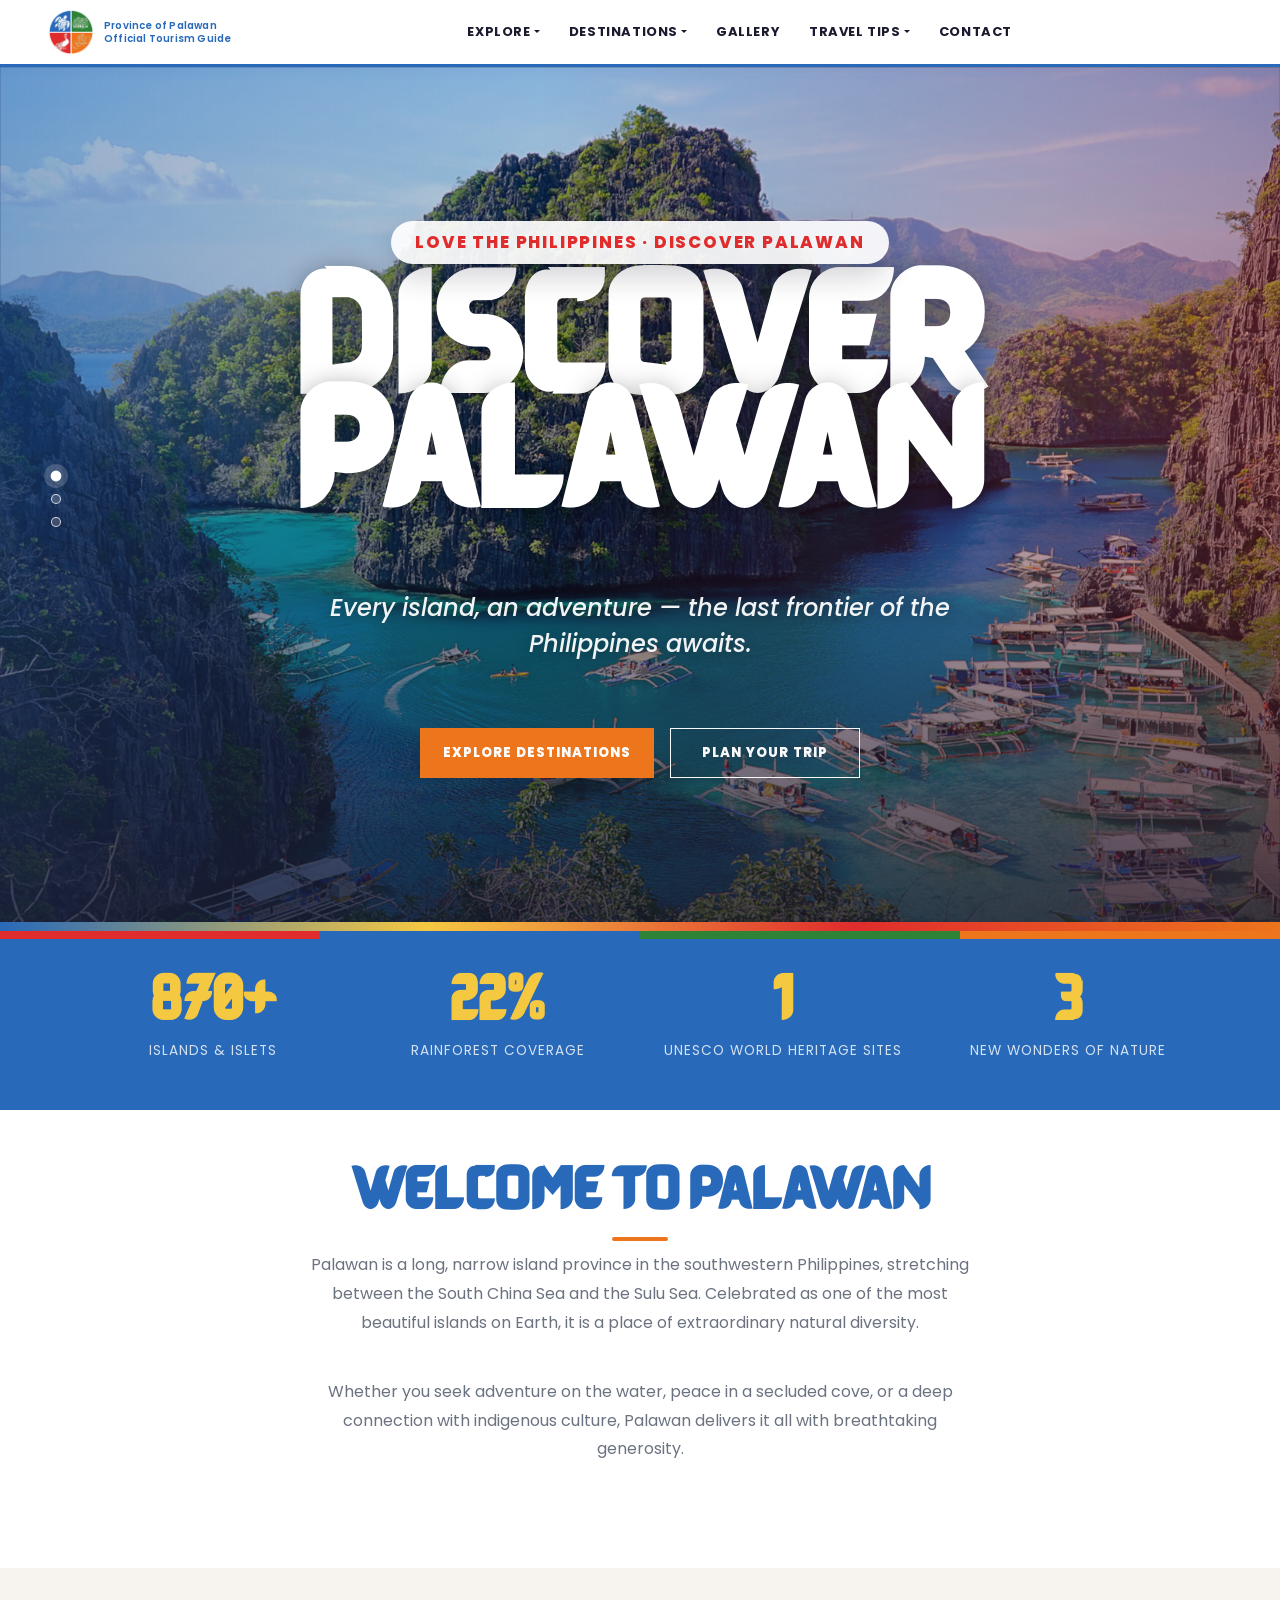
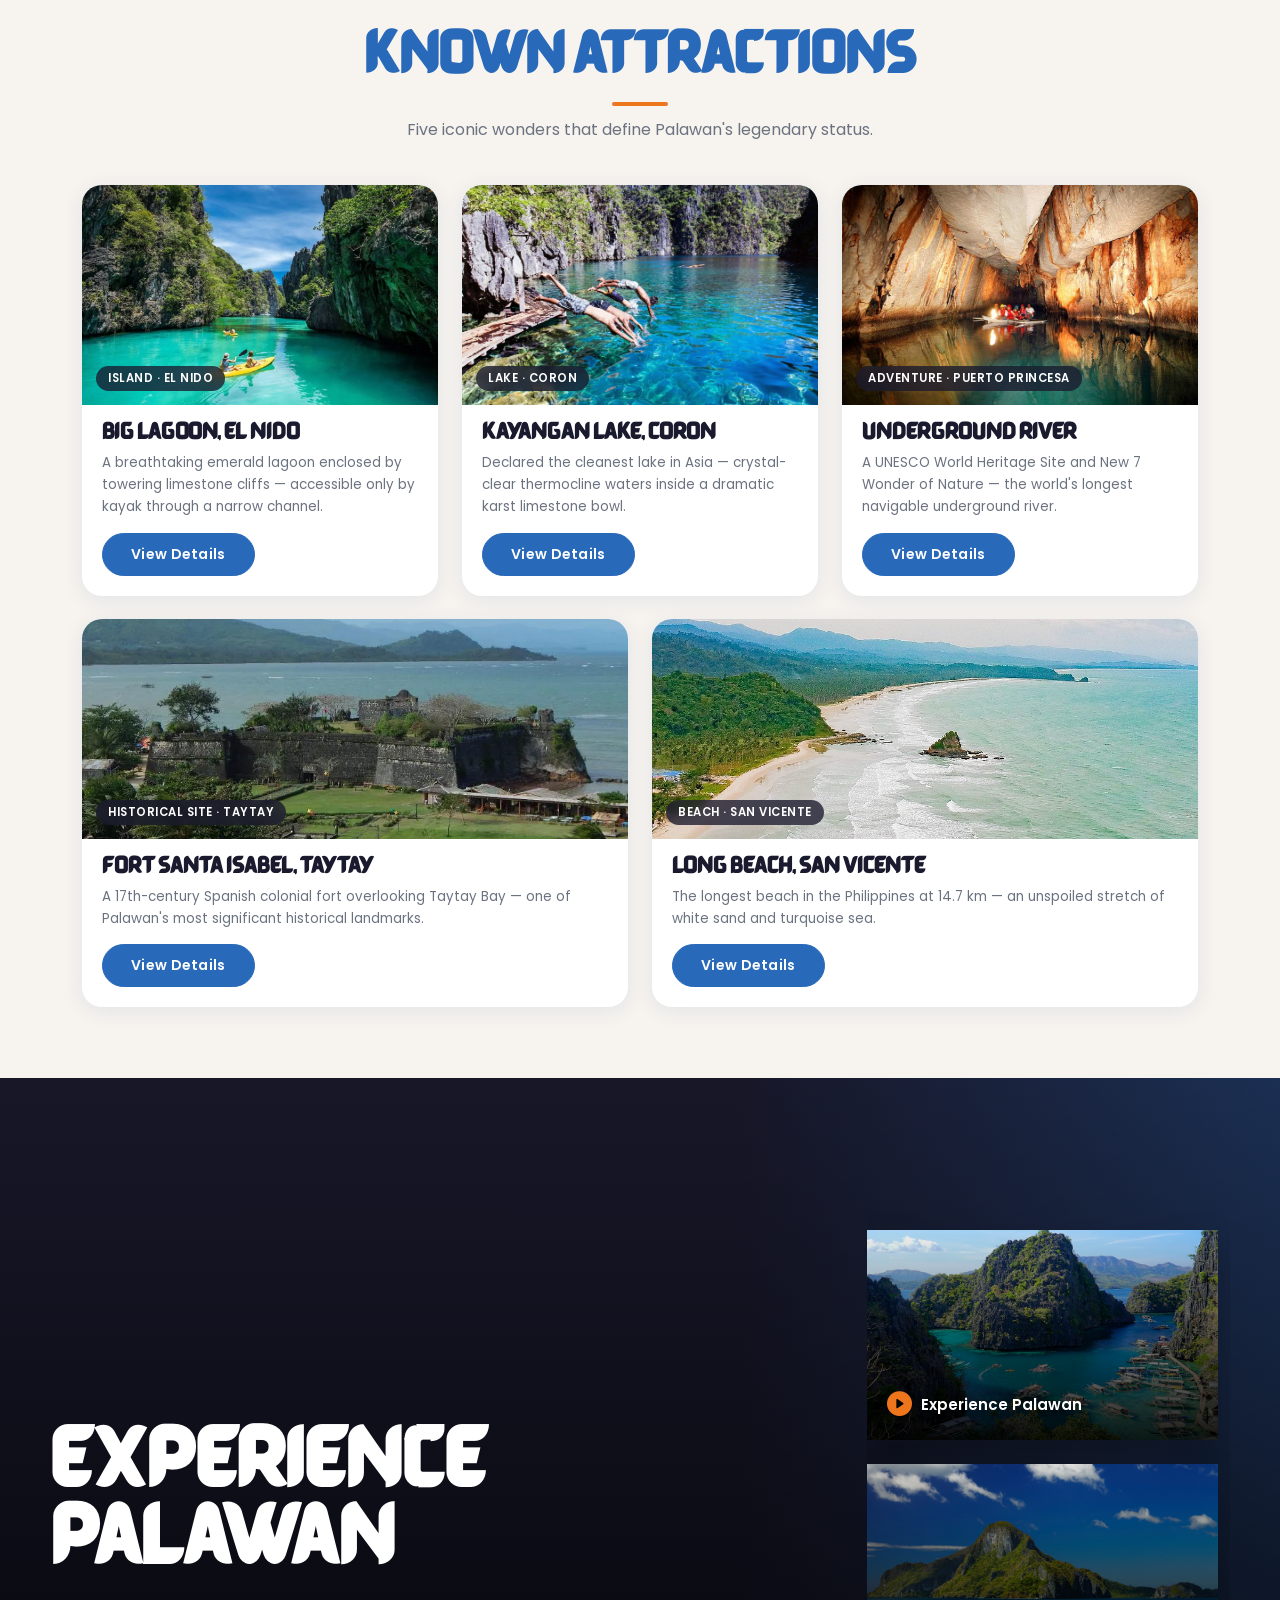
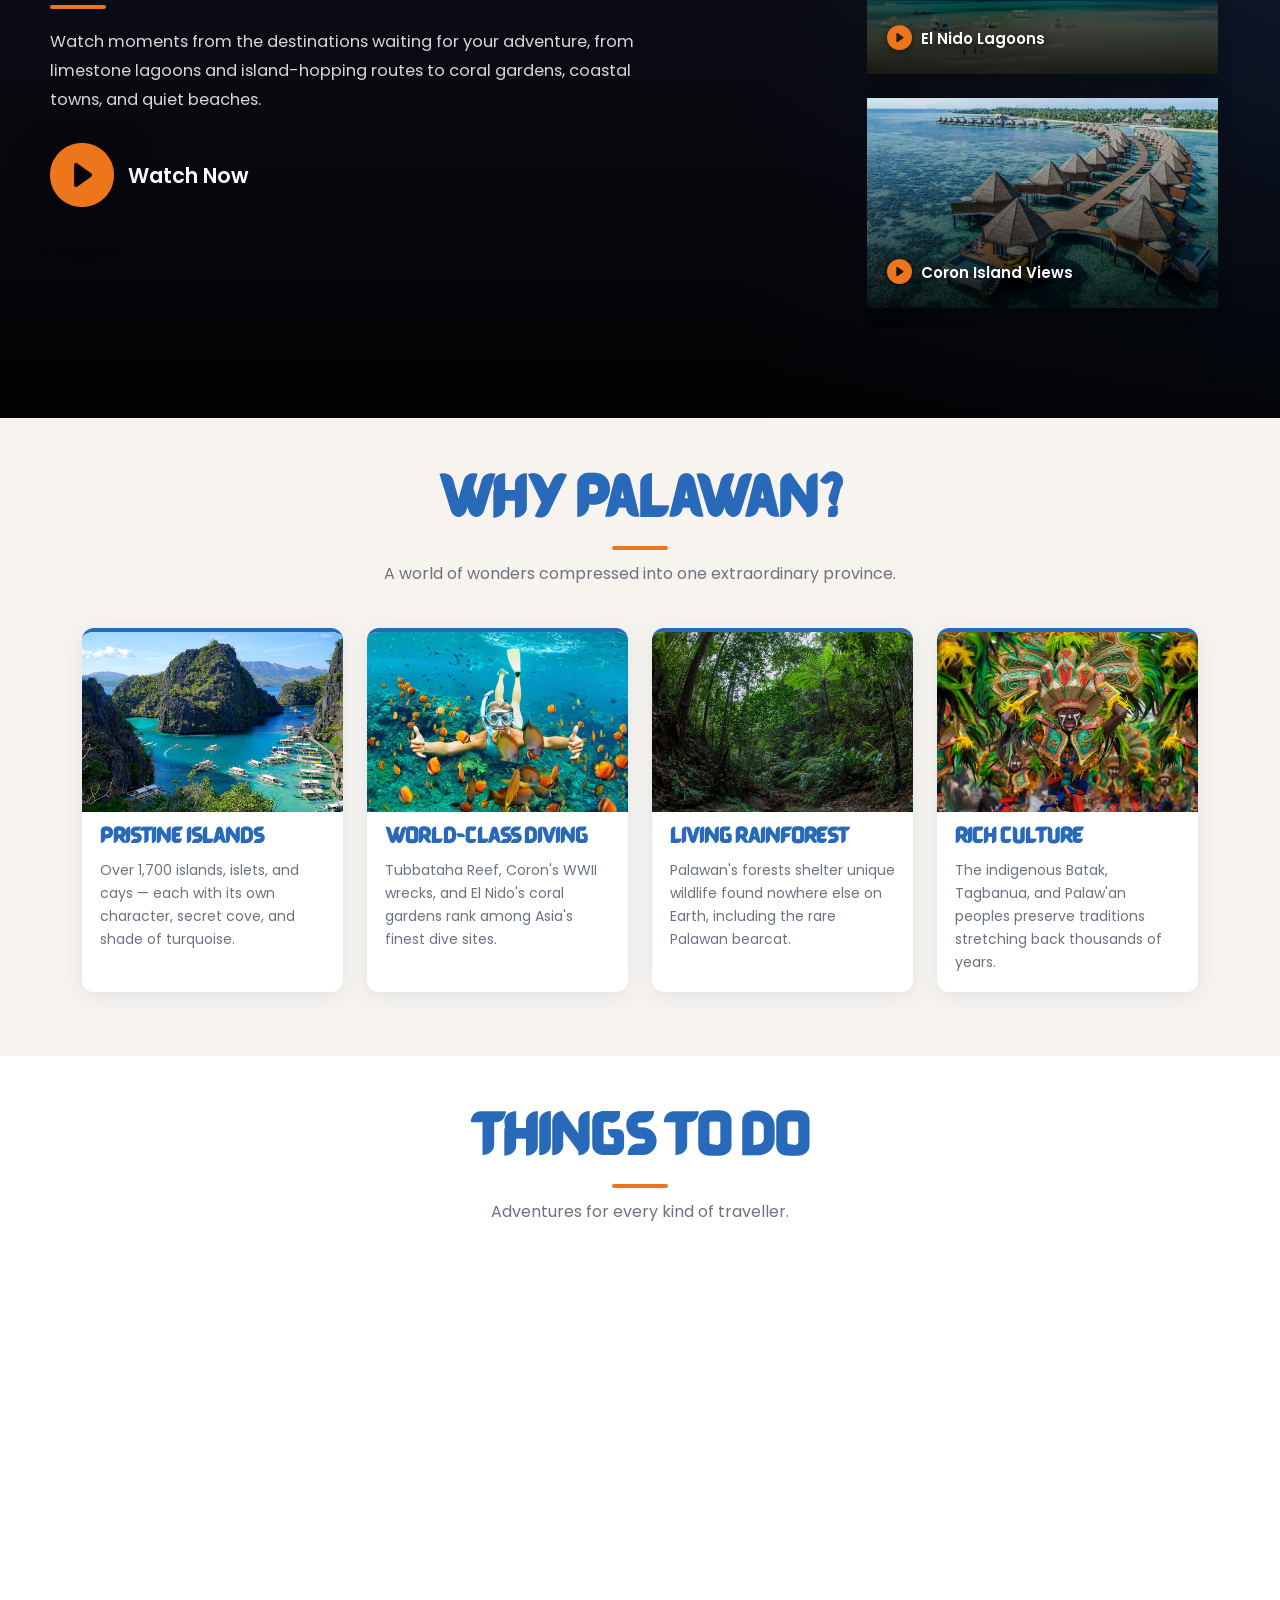
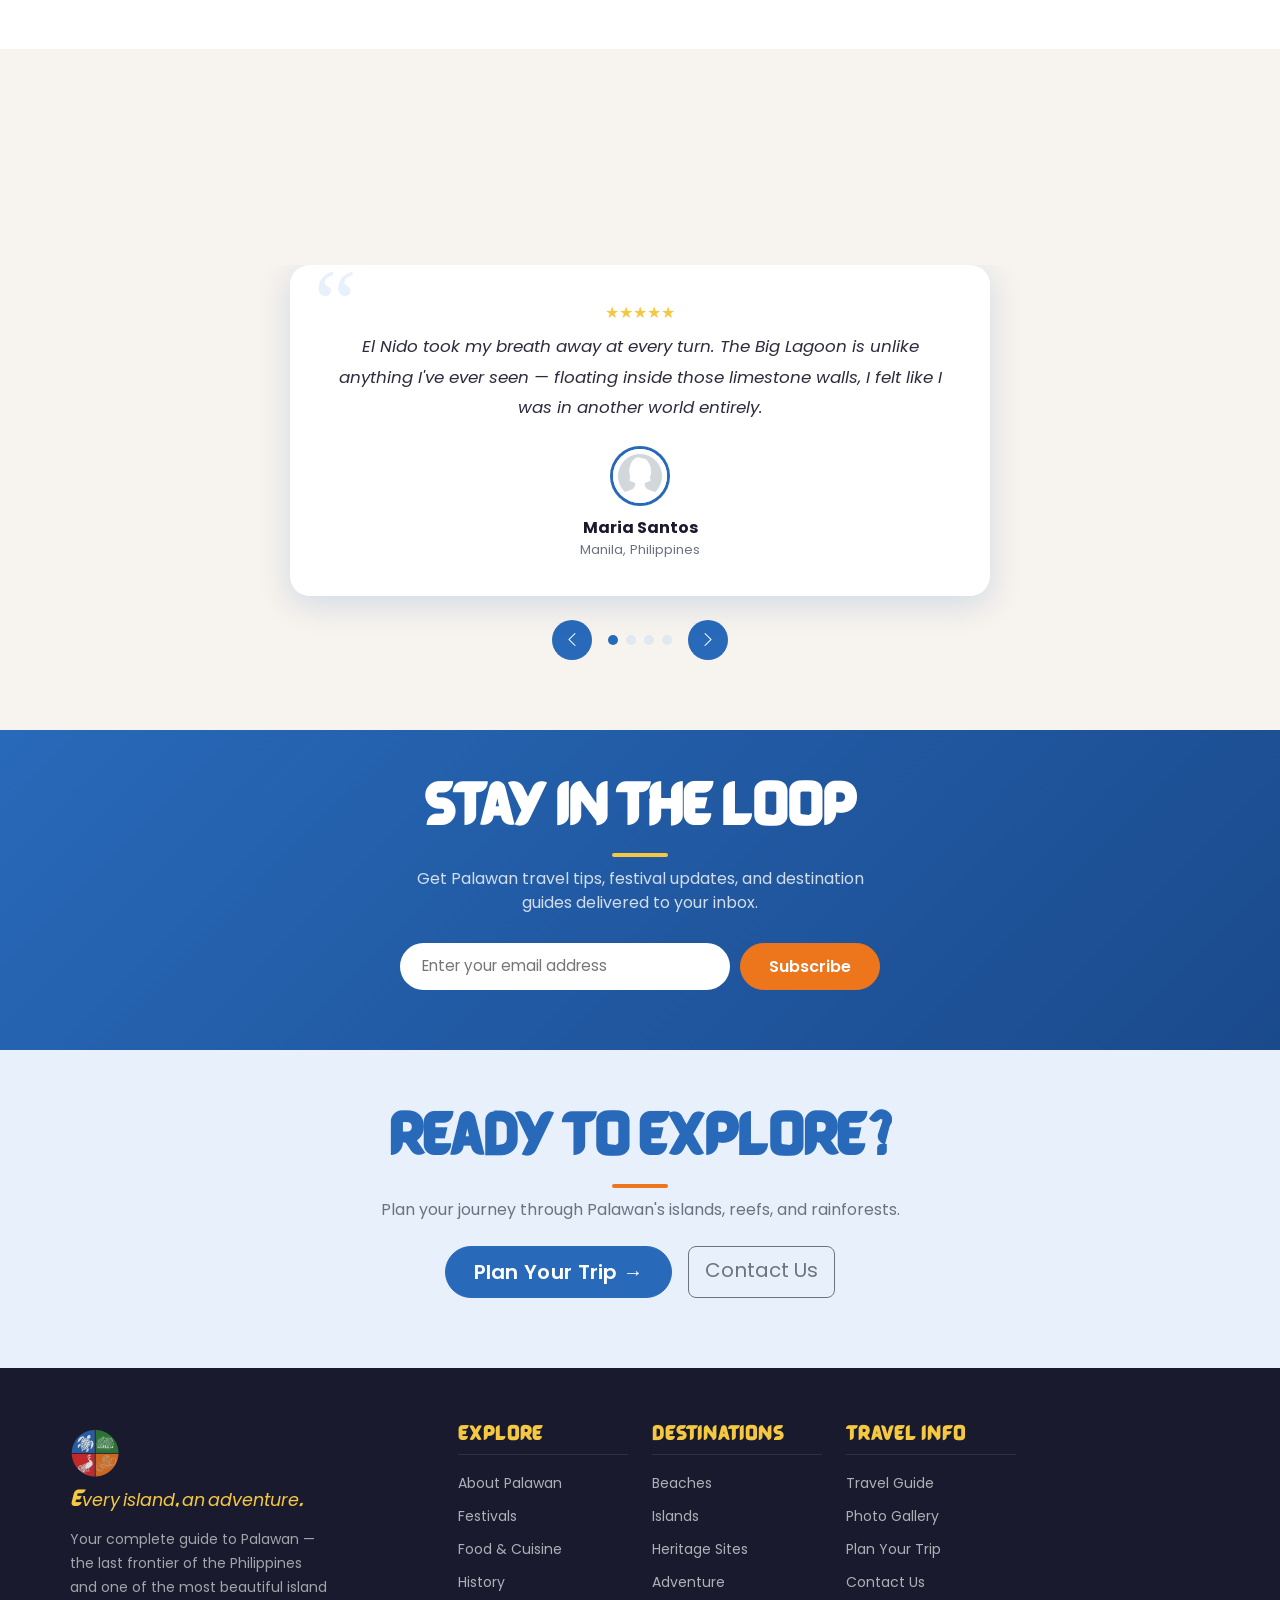
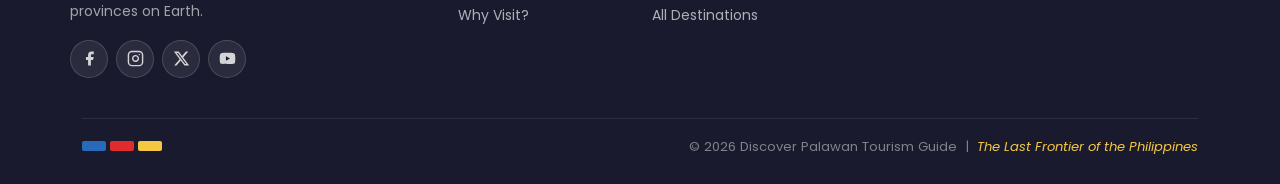
<file: index.html>
<!DOCTYPE html>
<html lang="en">
<head>
    <meta charset="UTF-8">
    <meta name="viewport" content="width=device-width, initial-scale=1">
    <meta name="description" content="Discover Palawan — Every island, an adventure. The last frontier of the Philippines.">
    <title>Home — Discover Palawan</title>
    <link rel="icon" type="image/png" href="images/logo.png">
    <!-- Bootstrap 5 -->
    <link href="https://cdn.jsdelivr.net/npm/bootstrap@5.3.3/dist/css/bootstrap.min.css" rel="stylesheet">
    <!-- Bootstrap Icons -->
    <link href="https://cdn.jsdelivr.net/npm/bootstrap-icons@1.11.3/font/bootstrap-icons.min.css" rel="stylesheet">
    <!-- Custom CSS -->
    <link rel="stylesheet" href="css/style.css">
</head>
<body data-page="home">

<!-- Scroll Progress -->
<div id="scroll-progress"></div>

<!-- Loading Screen -->
<div id="page-loader">
    <div class="loader-logo"></div>
    <div class="loader-text">Loading Palawan...</div>
</div>

<!-- Navbar -->
<div id="navbar-placeholder"></div>

<!-- HERO -->
<header class="hero-section" id="home">
    <canvas id="particle-canvas"></canvas>
    <div class="hero-slides hero-img-parallax" aria-hidden="true">
        <img src="images/header.jpg" alt="" class="hero-img hero-slide active">
        <img src="images/el_nido.jpg" alt="" class="hero-img hero-slide">
        <img src="images/coron.avif" alt="" class="hero-img hero-slide">
    </div>
    <div class="hero-slide-dots" aria-label="Hero image slides">
        <button class="active" type="button" aria-label="Show Palawan aerial slide" data-slide="0"></button>
        <button type="button" aria-label="Show El Nido slide" data-slide="1"></button>
        <button type="button" aria-label="Show Coron slide" data-slide="2"></button>
    </div>
    <div class="hero-overlay">
        <div class="hero-campaign">
            <span class="hero-slogan">Love the Philippines · Discover Palawan</span>
            <h1>Discover Palawan</h1>
        <p class="hero-subtitle"><em>Every island, an adventure — the last frontier of the Philippines awaits.</em></p>
            <div class="hero-btns d-flex flex-wrap justify-content-center gap-3">
                <a href="destinations.html" class="btn btn-primary btn-lg">Explore Destinations</a>
                <a href="plan-your-trip.html" class="btn btn-outline-light btn-lg">Plan Your Trip</a>
            </div>
        </div>
    </div>
</header>

<div class="pattern-banner"></div>

<!-- STATS -->
<section class="stats-section">
    <div class="container">
        <div class="row g-4">
            <div class="col-6 col-md-3 stat-item fade-in">
                <div class="stat-number"><span class="counter" data-target="1700" data-suffix="+">0</span></div>
                <div class="stat-label">Islands &amp; Islets</div>
            </div>
            <div class="col-6 col-md-3 stat-item fade-in delay-1">
                <div class="stat-number"><span class="counter" data-target="44" data-suffix="%">0</span></div>
                <div class="stat-label">Rainforest Coverage</div>
            </div>
            <div class="col-6 col-md-3 stat-item fade-in delay-2">
                <div class="stat-number"><span class="counter" data-target="2" data-suffix="">0</span></div>
                <div class="stat-label">UNESCO World Heritage Sites</div>
            </div>
            <div class="col-6 col-md-3 stat-item fade-in delay-3">
                <div class="stat-number"><span class="counter" data-target="7" data-suffix="">0</span></div>
                <div class="stat-label">New Wonders of Nature</div>
            </div>
        </div>
    </div>
</section>

<!-- WELCOME -->
<section class="py-5" id="welcome">
    <div class="container py-3">
        <h2 class="section-title slide-up">Welcome to Palawan</h2>
        <p class="section-intro slide-up delay-1">Palawan is a long, narrow island province in the southwestern Philippines, stretching between the South China Sea and the Sulu Sea. Celebrated as one of the most beautiful islands on Earth, it is a place of extraordinary natural diversity.</p>
        <p class="section-intro slide-up delay-2">Whether you seek adventure on the water, peace in a secluded cove, or a deep connection with indigenous culture, Palawan delivers it all with breathtaking generosity.</p>
    </div>
</section>

<!-- KNOWN ATTRACTIONS -->
<section class="attractions-section bg-sand">
    <div class="container">
        <h2 class="section-title slide-up">Known Attractions</h2>
        <p class="section-intro slide-up delay-1">Five iconic wonders that define Palawan's legendary status.</p>
        <div class="row g-4">
            <div class="col-sm-6 col-lg-4 fade-in">
                <div class="attraction-carousel-card tilt-card">
                    <div class="ac-img"><img src="images/big_lagoon1.webp" alt="Big Lagoon El Nido" loading="lazy"><span class="ac-tag">Island · El Nido</span></div>
                    <div class="ac-body">
                        <h3>Big Lagoon, El Nido</h3>
                        <p>A breathtaking emerald lagoon enclosed by towering limestone cliffs — accessible only by kayak through a narrow channel.</p>
                        <a href="destinations.html" class="btn btn-primary btn-sm">View Details</a>
                    </div>
                </div>
            </div>
            <div class="col-sm-6 col-lg-4 fade-in delay-1">
                <div class="attraction-carousel-card tilt-card">
                    <div class="ac-img"><img src="images/kayangan.jpg" alt="Kayangan Lake Coron" loading="lazy"><span class="ac-tag">Lake · Coron</span></div>
                    <div class="ac-body">
                        <h3>Kayangan Lake, Coron</h3>
                        <p>Declared the cleanest lake in Asia — crystal-clear thermocline waters inside a dramatic karst limestone bowl.</p>
                        <a href="destinations.html" class="btn btn-primary btn-sm">View Details</a>
                    </div>
                </div>
            </div>
            <div class="col-sm-6 col-lg-4 fade-in delay-2">
                <div class="attraction-carousel-card tilt-card">
                    <div class="ac-img"><img src="images/underground_river1.jpg" alt="Underground River" loading="lazy"><span class="ac-tag">Adventure · Puerto Princesa</span></div>
                    <div class="ac-body">
                        <h3>Underground River</h3>
                        <p>A UNESCO World Heritage Site and New 7 Wonder of Nature — the world's longest navigable underground river.</p>
                        <a href="destinations.html" class="btn btn-primary btn-sm">View Details</a>
                    </div>
                </div>
            </div>
            <div class="col-sm-6 col-lg-6 fade-in delay-1">
                <div class="attraction-carousel-card tilt-card">
                    <div class="ac-img"><img src="images/taytay.webp" alt="Fort Santa Isabel Taytay" loading="lazy"><span class="ac-tag">Historical Site · Taytay</span></div>
                    <div class="ac-body">
                        <h3>Fort Santa Isabel, Taytay</h3>
                        <p>A 17th-century Spanish colonial fort overlooking Taytay Bay — one of Palawan's most significant historical landmarks.</p>
                        <a href="destinations.html" class="btn btn-primary btn-sm">View Details</a>
                    </div>
                </div>
            </div>
            <div class="col-sm-6 col-lg-6 fade-in delay-2">
                <div class="attraction-carousel-card tilt-card">
                    <div class="ac-img"><img src="images/long_beach.jpg" alt="Long Beach San Vicente" loading="lazy"><span class="ac-tag">Beach · San Vicente</span></div>
                    <div class="ac-body">
                        <h3>Long Beach, San Vicente</h3>
                        <p>The longest beach in the Philippines at 14.7 km — an unspoiled stretch of white sand and turquoise sea.</p>
                        <a href="destinations.html" class="btn btn-primary btn-sm">View Details</a>
                    </div>
                </div>
            </div>
        </div>
    </div>
</section>

<!-- VIDEO SECTION -->
<section class="video-section">
    <iframe class="video-bg" src="https://www.youtube.com/embed/bmHrdsNvsYY?autoplay=1&controls=0&mute=1&showinfo=0&rel=0&loop=1&playlist=bmHrdsNvsYY"
        title="Experience Palawan" frameborder="0"
        allow="accelerometer; autoplay; clipboard-write; encrypted-media; gyroscope; picture-in-picture; web-share"
        referrerpolicy="strict-origin-when-cross-origin" allowfullscreen></iframe>
    <div class="video-bg-overlay"></div>
    <div class="video-content">
        <div class="video-copy">
            <h2 class="section-title slide-up">Experience Palawan</h2>
            <p class="video-description slide-up delay-1">Watch moments from the destinations waiting for your adventure, from limestone lagoons and island-hopping routes to coral gardens, coastal towns, and quiet beaches.</p>
            <a href="https://www.youtube.com/watch?v=bmHrdsNvsYY" target="_blank" class="video-watch slide-up delay-2">
                <i class="bi bi-play-circle-fill"></i>
                <span>Watch Now</span>
            </a>
        </div>
        <div class="video-thumbs" aria-label="Featured Palawan videos">
            <a href="https://www.youtube.com/watch?v=bmHrdsNvsYY" target="_blank" class="video-thumb-card">
                <img src="images/header.jpg" alt="Experience Palawan video">
                <span><i class="bi bi-play-circle-fill"></i> Experience Palawan</span>
            </a>
            <a href="https://www.youtube.com/watch?v=pHFEgAgs-N8" target="_blank" class="video-thumb-card">
                <img src="images/el_nido.jpg" alt="El Nido video">
                <span><i class="bi bi-play-circle-fill"></i> El Nido Lagoons</span>
            </a>
            <a href="https://www.youtube.com/watch?v=3ViuVJqPmMs" target="_blank" class="video-thumb-card">
                <img src="images/coron.avif" alt="Coron video">
                <span><i class="bi bi-play-circle-fill"></i> Coron Island Views</span>
            </a>
            <a href="https://www.youtube.com/watch?v=Q0EGsMvFUgE" target="_blank" class="video-thumb-card">
                <img src="images/puerto_princesa.webp" alt="Puerto Princesa video">
                <span><i class="bi bi-play-circle-fill"></i> Puerto Princesa</span>
            </a>
            <a href="https://www.youtube.com/watch?v=eLmkQ7n8V2U" target="_blank" class="video-thumb-card">
                <img src="images/island_hopping.jpg" alt="Island hopping video">
                <span><i class="bi bi-play-circle-fill"></i> Island Hopping</span>
            </a>
        </div>
    </div>
</section>

<!-- WHY PALAWAN -->
<section class="py-5 bg-sand" id="highlights">
    <div class="container py-3">
        <h2 class="section-title slide-up">Why Palawan?</h2>
        <p class="section-intro slide-up delay-1">A world of wonders compressed into one extraordinary province.</p>
        <div class="row g-4">
            <div class="col-sm-6 col-lg-3 fade-in"><div class="highlight-card"><img src="images/island.jpg" alt="Pristine Islands" loading="lazy"><div class="hc-body"><h3>Pristine Islands</h3><p>Over 1,700 islands, islets, and cays — each with its own character, secret cove, and shade of turquoise.</p></div></div></div>
            <div class="col-sm-6 col-lg-3 fade-in delay-1"><div class="highlight-card"><img src="images/diving.webp" alt="World-Class Diving" loading="lazy"><div class="hc-body"><h3>World-Class Diving</h3><p>Tubbataha Reef, Coron's WWII wrecks, and El Nido's coral gardens rank among Asia's finest dive sites.</p></div></div></div>
            <div class="col-sm-6 col-lg-3 fade-in delay-2"><div class="highlight-card"><img src="images/rainforest.jpg" alt="Living Rainforest" loading="lazy"><div class="hc-body"><h3>Living Rainforest</h3><p>Palawan's forests shelter unique wildlife found nowhere else on Earth, including the rare Palawan bearcat.</p></div></div></div>
            <div class="col-sm-6 col-lg-3 fade-in delay-3"><div class="highlight-card"><img src="images/culture.jpg" alt="Rich Culture" loading="lazy"><div class="hc-body"><h3>Rich Culture</h3><p>The indigenous Batak, Tagbanua, and Palaw'an peoples preserve traditions stretching back thousands of years.</p></div></div></div>
        </div>
    </div>
</section>

<!-- ACTIVITIES -->
<section class="py-5" id="activities">
    <div class="container py-3">
        <h2 class="section-title slide-up">Things to Do</h2>
        <p class="section-intro slide-up delay-1">Adventures for every kind of traveller.</p>
        <div class="row g-4">
            <div class="col-6 col-md-4 col-lg fade-in"><a href="destinations.html?filter=Adventure" class="activity-card"><img src="images/island_hopping.jpg" alt="Island Hopping" loading="lazy"><div class="ac-body"><h3>Island Hopping</h3><p>Sail between emerald lagoons and secret beaches on a traditional banca boat.</p></div></a></div>
            <div class="col-6 col-md-4 col-lg fade-in delay-1"><a href="destinations.html?filter=Adventure" class="activity-card"><img src="images/diving.avif" alt="Snorkeling &amp; Diving" loading="lazy"><div class="ac-body"><h3>Snorkeling &amp; Diving</h3><p>Discover vibrant reefs, WWII shipwrecks, and extraordinary marine life.</p></div></a></div>
            <div class="col-6 col-md-4 col-lg fade-in delay-2"><a href="destinations.html?filter=Adventure" class="activity-card"><img src="images/kayaking.webp" alt="Kayaking" loading="lazy"><div class="ac-body"><h3>Kayaking</h3><p>Paddle through mangroves, sea caves, and coastal lagoons at your own pace.</p></div></a></div>
            <div class="col-6 col-md-4 col-lg fade-in delay-3"><a href="destinations.html?filter=Mountain" class="activity-card"><img src="images/hiking.webp" alt="Hiking" loading="lazy"><div class="ac-body"><h3>Hiking</h3><p>Climb through jungle trails with panoramic ocean and island views.</p></div></a></div>
            <div class="col-6 col-md-4 col-lg fade-in delay-4"><a href="destinations.html?filter=Historical+Site" class="activity-card"><img src="images/cultural_tour.jpg" alt="Cultural Tours" loading="lazy"><div class="ac-body"><h3>Cultural Tours</h3><p>Meet indigenous communities and learn traditions passed down for generations.</p></div></a></div>
        </div>
    </div>
</section>

<!-- TESTIMONIALS -->
<section class="testimonials-section">
    <div class="container">
        <h2 class="section-title slide-up">Traveller Stories</h2>
        <p class="section-intro slide-up delay-1">Real experiences from those who've discovered Palawan's magic.</p>
        <div class="testimonial-slider">
            <div class="testimonial-slide">
                <div class="testimonial-card">
                    <div class="testimonial-stars">★★★★★</div>
                    <p class="testimonial-text">El Nido took my breath away at every turn. The Big Lagoon is unlike anything I've ever seen — floating inside those limestone walls, I felt like I was in another world entirely.</p>
                    <img src="images/female_profile.avif" alt="Maria" class="testimonial-avatar">
                    <div class="testimonial-author">Maria Santos</div>
                    <div class="testimonial-origin">Manila, Philippines</div>
                </div>
            </div>
            <div class="testimonial-slide">
                <div class="testimonial-card">
                    <div class="testimonial-stars">★★★★★</div>
                    <p class="testimonial-text">Kayangan Lake in Coron exceeded every expectation. The water is so clear you can see 10 metres down. The hike over the cliff to the viewpoint was worth every step.</p>
                    <img src="images/male_profile.jpg" alt="James" class="testimonial-avatar">
                    <div class="testimonial-author">James Wickham</div>
                    <div class="testimonial-origin">Sydney, Australia</div>
                </div>
            </div>
            <div class="testimonial-slide">
                <div class="testimonial-card">
                    <div class="testimonial-stars">★★★★★</div>
                    <p class="testimonial-text">The Underground River is genuinely one of the most awe-inspiring natural wonders I've ever visited. No photo or video does it justice. Add it to your bucket list immediately.</p>
                    <img src="images/female_profile.avif" alt="Sophie" class="testimonial-avatar">
                    <div class="testimonial-author">Sophie Lefèvre</div>
                    <div class="testimonial-origin">Paris, France</div>
                </div>
            </div>
            <div class="testimonial-slide">
                <div class="testimonial-card">
                    <div class="testimonial-stars">★★★★★</div>
                    <p class="testimonial-text">Long Beach in San Vicente is the most beautiful beach I've ever walked. 14 km of white sand and almost nobody there. Palawan is a treasure that the world is only just discovering.</p>
                    <img src="images/male_profile.jpg" alt="Carlos" class="testimonial-avatar">
                    <div class="testimonial-author">Carlos Mendez</div>
                    <div class="testimonial-origin">Madrid, Spain</div>
                </div>
            </div>
            <!-- Controls -->
            <div class="slider-controls">
                <button class="slider-btn slider-prev"><i class="bi bi-chevron-left"></i></button>
                <div class="testimonial-dots">
                    <div class="testimonial-dot"></div>
                    <div class="testimonial-dot"></div>
                    <div class="testimonial-dot"></div>
                    <div class="testimonial-dot"></div>
                </div>
                <button class="slider-btn slider-next"><i class="bi bi-chevron-right"></i></button>
            </div>
        </div>
    </div>
</section>

<!-- NEWSLETTER -->
<section class="newsletter-section">
    <div class="container">
        <h2 class="section-title white slide-up">Stay in the Loop</h2>
        <p class="slide-up delay-1">Get Palawan travel tips, festival updates, and destination guides delivered to your inbox.</p>
        <form class="newsletter-form slide-up delay-2" id="newsletter-form">
            <input type="email" placeholder="Enter your email address" required>
            <button type="submit" class="btn btn-sunset">Subscribe</button>
        </form>
    </div>
</section>

<!-- CTA -->
<section class="cta-section">
    <div class="container">
        <h2 class="section-title slide-up">Ready to Explore?</h2>
        <p class="slide-up delay-1">Plan your journey through Palawan's islands, reefs, and rainforests.</p>
        <div class="d-flex flex-wrap justify-content-center gap-3 slide-up delay-2">
            <a href="plan-your-trip.html" class="btn btn-primary btn-lg">Plan Your Trip →</a>
            <a href="contact.html" class="btn btn-outline-secondary btn-lg">Contact Us</a>
        </div>
    </div>
</section>

<!-- Scroll to Top -->
<button id="scroll-top" title="Back to top"><i class="bi bi-arrow-up"></i></button>

<!-- Footer -->
<div id="footer-placeholder"></div>

<!-- Bootstrap JS -->
<script src="https://cdn.jsdelivr.net/npm/bootstrap@5.3.3/dist/js/bootstrap.bundle.min.js"></script>
<!-- Data -->
<script src="js/data.js"></script>
<!-- Components -->
<script src="js/components.js"></script>
<!-- Main Script -->
<script src="js/script.js"></script>
</body>
</html>
</file>
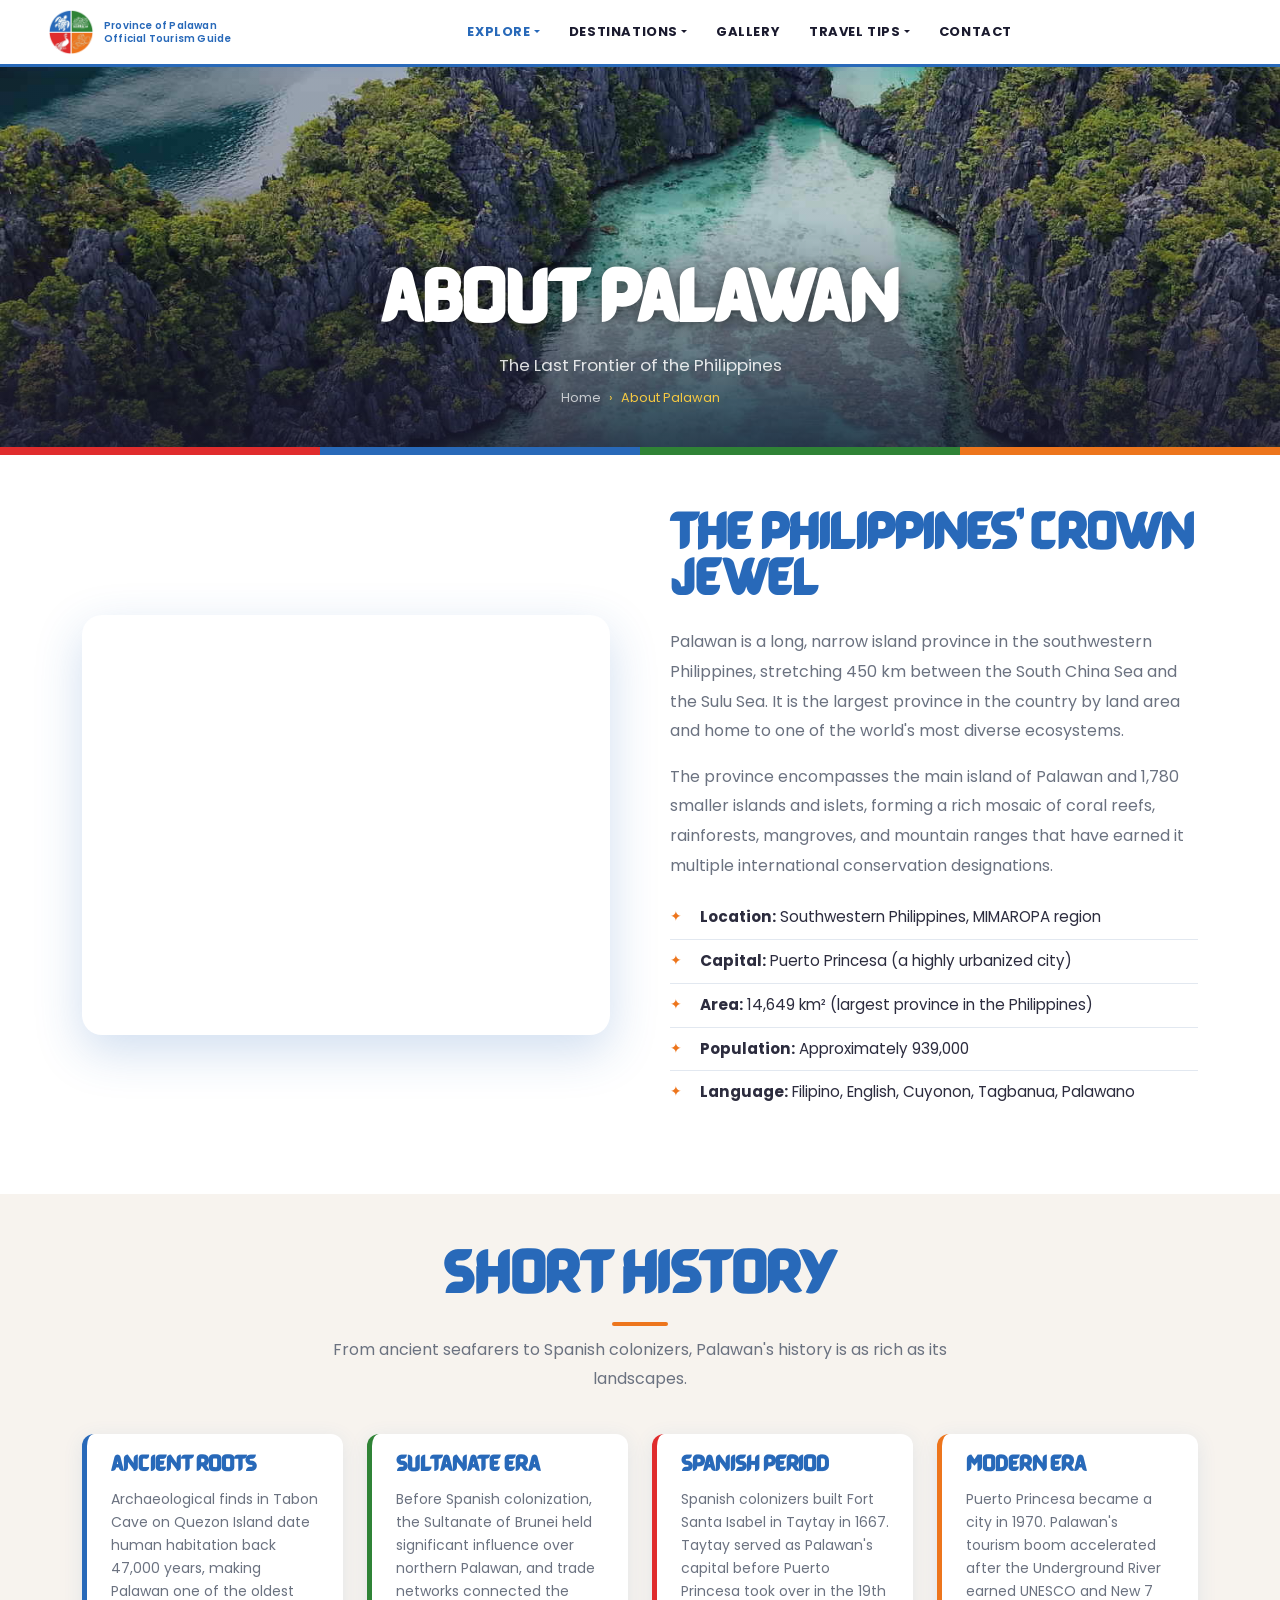
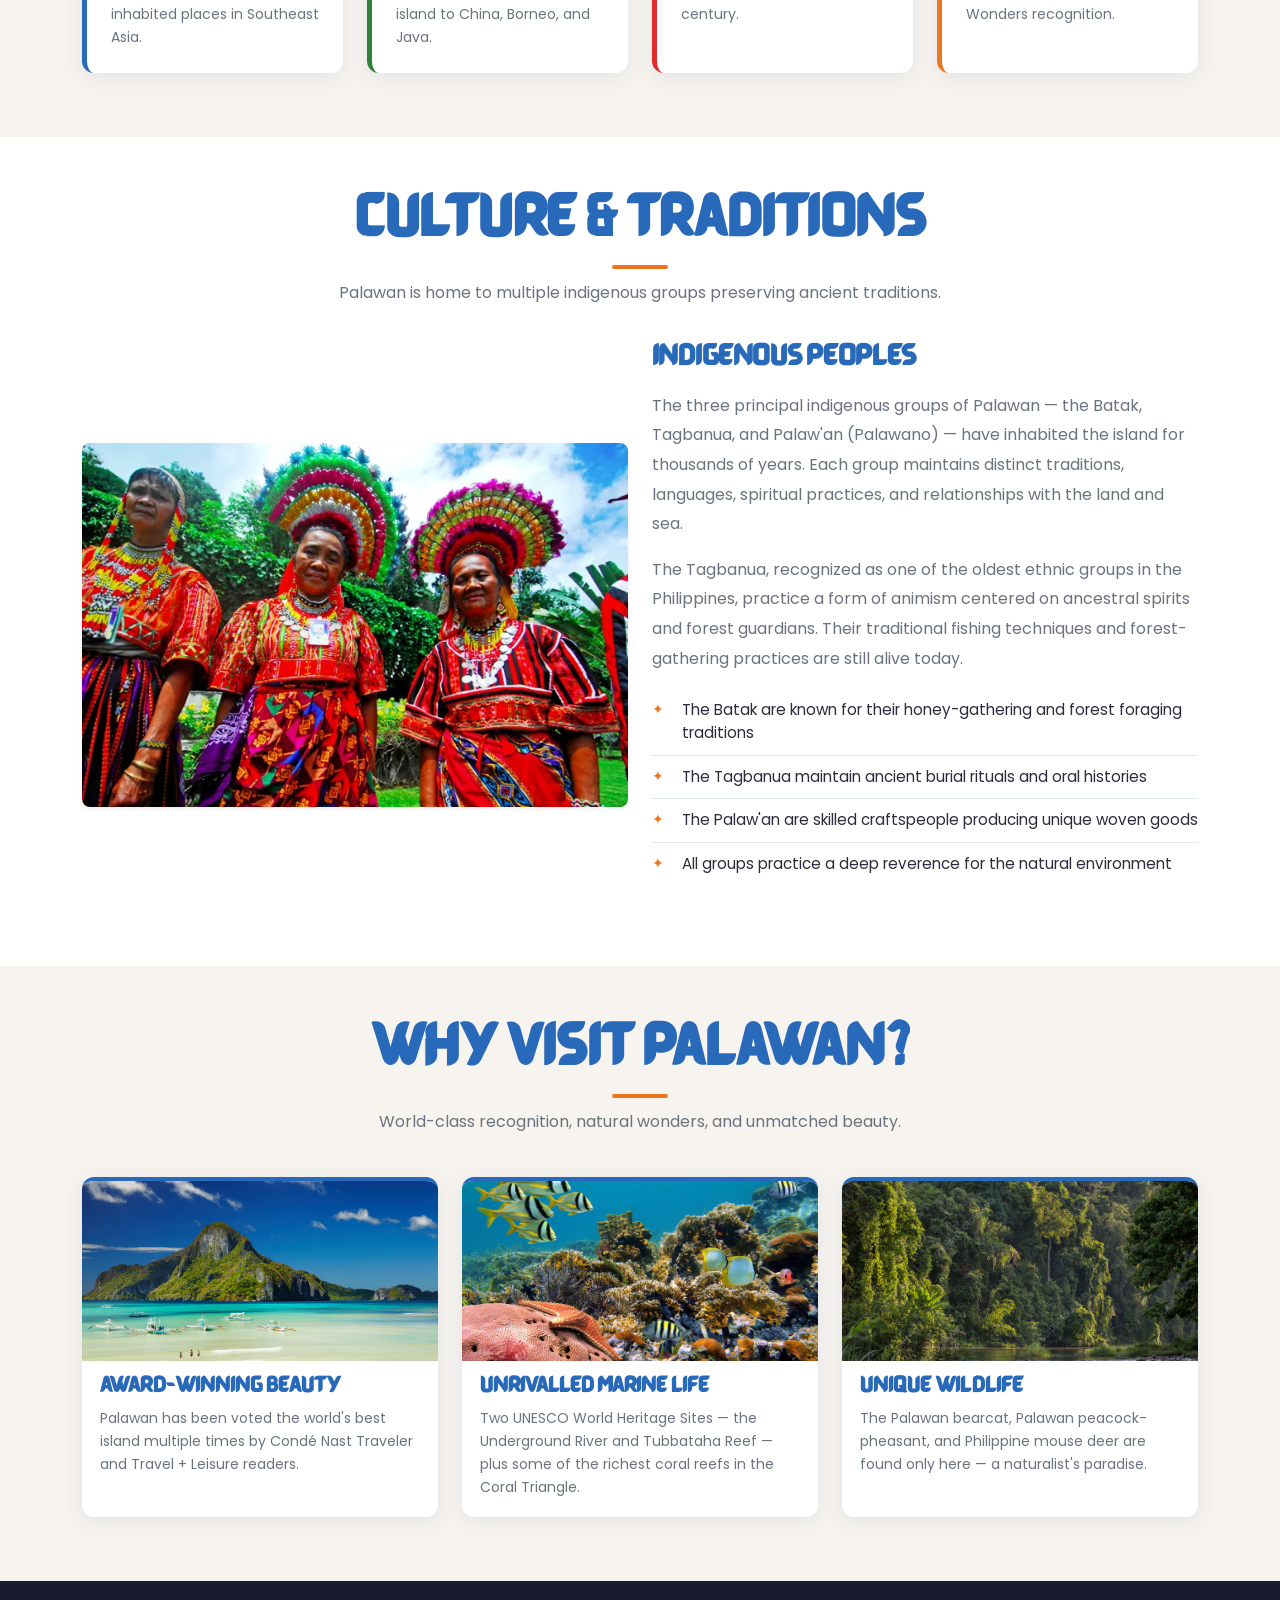
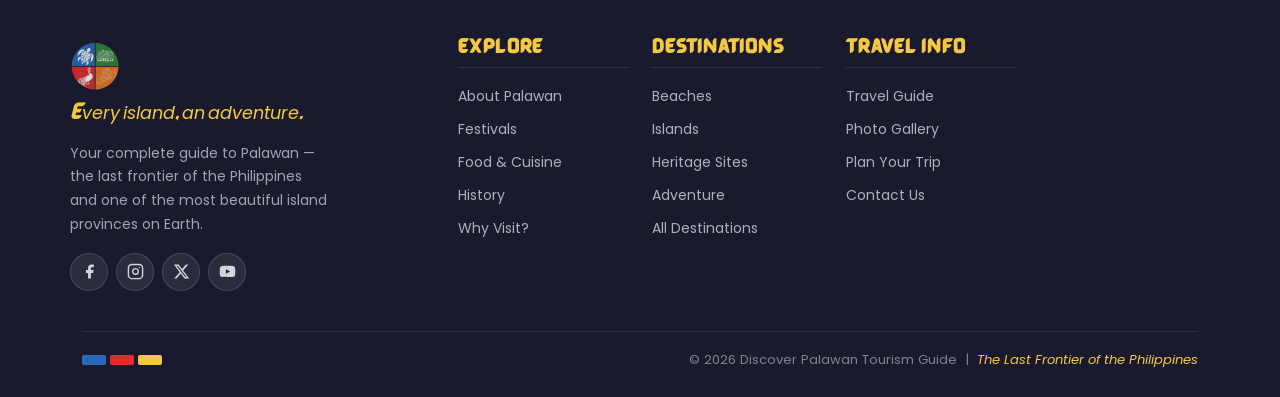
<file: about.html>
<!DOCTYPE html>
<html lang="en">
<head>
    <meta charset="UTF-8">
    <meta name="viewport" content="width=device-width, initial-scale=1">
    <meta name="description" content="Learn about Palawan's location, history, culture, known attractions and why you should visit.">
    <title>About Palawan — Discover Palawan</title>
    <link rel="icon" type="image/png" href="images/logo.png">
    <!-- Bootstrap 5 -->
    <link href="https://cdn.jsdelivr.net/npm/bootstrap@5.3.3/dist/css/bootstrap.min.css" rel="stylesheet">
    <!-- Bootstrap Icons -->
    <link href="https://cdn.jsdelivr.net/npm/bootstrap-icons@1.11.3/font/bootstrap-icons.min.css" rel="stylesheet">
    <!-- Custom CSS -->
    <link rel="stylesheet" href="css/style.css">
</head>
<body data-page="about">

<!-- Scroll Progress -->
<div id="scroll-progress"></div>

<!-- Loading Screen -->
<div id="page-loader">
    <div class="loader-logo"></div>
    <div class="loader-text">Loading Palawan...</div>
</div>

<!-- Navbar -->
<div id="navbar-placeholder"></div>

<div class="page-hero">
    <img src="images/about_us.jpg" alt="About Palawan">
    <div class="page-hero-content">
        <h1>About Palawan</h1>
        <p>The Last Frontier of the Philippines</p>
        <div class="page-breadcrumb"><a href="index.html">Home</a><span>›</span><span>About Palawan</span></div>
    </div>
</div>
<div class="pattern-banner"></div>

<section class="py-5">
    <div class="container py-3">
        <div class="about-grid">
            <div class="about-map slide-left">
                <iframe
                    title="Map of Palawan"
                    src="https://maps.google.com/maps?q=Palawan%2C%20Philippines&t=&z=8&ie=UTF8&iwloc=&output=embed"
                    allowfullscreen
                    loading="lazy"
                    referrerpolicy="no-referrer-when-downgrade"></iframe>
            </div>
            <div class="about-content slide-right">
                <h2>The Philippines' Crown Jewel</h2>
                <p>Palawan is a long, narrow island province in the southwestern Philippines, stretching 450 km between the South China Sea and the Sulu Sea. It is the largest province in the country by land area and home to one of the world's most diverse ecosystems.</p>
                <p>The province encompasses the main island of Palawan and 1,780 smaller islands and islets, forming a rich mosaic of coral reefs, rainforests, mangroves, and mountain ranges that have earned it multiple international conservation designations.</p>
                <ul class="why-list">
                    <li><strong>Location:</strong> Southwestern Philippines, MIMAROPA region</li>
                    <li><strong>Capital:</strong> Puerto Princesa (a highly urbanized city)</li>
                    <li><strong>Area:</strong> 14,649 km² (largest province in the Philippines)</li>
                    <li><strong>Population:</strong> Approximately 939,000</li>
                    <li><strong>Language:</strong> Filipino, English, Cuyonon, Tagbanua, Palawano</li>
                </ul>
            </div>
        </div>
    </div>
</section>

<section class="py-5 bg-sand">
    <div class="container py-3">
        <h2 class="section-title slide-up">Short History</h2>
        <p class="section-intro">From ancient seafarers to Spanish colonizers, Palawan's history is as rich as its landscapes.</p>
        <div class="row g-4">
            <div class="col-md-6 col-lg-3 fade-in">
                <div class="tip-card" style="border-left-color:var(--ocean);">
                    <h3>Ancient Roots</h3>
                    <p>Archaeological finds in Tabon Cave on Quezon Island date human habitation back 47,000 years, making Palawan one of the oldest inhabited places in Southeast Asia.</p>
                </div>
            </div>
            <div class="col-md-6 col-lg-3 fade-in delay-1">
                <div class="tip-card" style="border-left-color:var(--forest);">
                    <h3>Sultanate Era</h3>
                    <p>Before Spanish colonization, the Sultanate of Brunei held significant influence over northern Palawan, and trade networks connected the island to China, Borneo, and Java.</p>
                </div>
            </div>
            <div class="col-md-6 col-lg-3 fade-in delay-2">
                <div class="tip-card" style="border-left-color:var(--coral);">
                    <h3>Spanish Period</h3>
                    <p>Spanish colonizers built Fort Santa Isabel in Taytay in 1667. Taytay served as Palawan's capital before Puerto Princesa took over in the 19th century.</p>
                </div>
            </div>
            <div class="col-md-6 col-lg-3 fade-in delay-3">
                <div class="tip-card" style="border-left-color:var(--sunset);">
                    <h3>Modern Era</h3>
                    <p>Puerto Princesa became a city in 1970. Palawan's tourism boom accelerated after the Underground River earned UNESCO and New 7 Wonders recognition.</p>
                </div>
            </div>
        </div>
    </div>
</section>

<section class="py-5">
    <div class="container py-3">
        <h2 class="section-title slide-up">Culture &amp; Traditions</h2>
        <p class="section-intro">Palawan is home to multiple indigenous groups preserving ancient traditions.</p>
        <div class="row g-4 align-items-center">
            <div class="col-md-6 slide-left">
                <img src="images/palawan_indigenous.webp" alt="Palawan Culture" class="img-fluid rounded-3 shadow-sm">
            </div>
            <div class="col-md-6 slide-right">
                <h3 style="color:var(--ocean);font-family:var(--font-heading);font-size:1.4rem;margin-bottom:16px;">Indigenous Peoples</h3>
                <p style="color:var(--muted);line-height:1.85;">The three principal indigenous groups of Palawan — the Batak, Tagbanua, and Palaw'an (Palawano) — have inhabited the island for thousands of years. Each group maintains distinct traditions, languages, spiritual practices, and relationships with the land and sea.</p>
                <p style="color:var(--muted);line-height:1.85;">The Tagbanua, recognized as one of the oldest ethnic groups in the Philippines, practice a form of animism centered on ancestral spirits and forest guardians. Their traditional fishing techniques and forest-gathering practices are still alive today.</p>
                <ul class="why-list mt-3">
                    <li>The Batak are known for their honey-gathering and forest foraging traditions</li>
                    <li>The Tagbanua maintain ancient burial rituals and oral histories</li>
                    <li>The Palaw'an are skilled craftspeople producing unique woven goods</li>
                    <li>All groups practice a deep reverence for the natural environment</li>
                </ul>
            </div>
        </div>
    </div>
</section>

<section class="py-5 bg-sand">
    <div class="container py-3">
        <h2 class="section-title slide-up">Why Visit Palawan?</h2>
        <p class="section-intro">World-class recognition, natural wonders, and unmatched beauty.</p>
        <div class="row g-4">
            <div class="col-md-6 col-lg-4 fade-in"><div class="highlight-card"><img src="images/el_nido.jpg" alt="Awards" loading="lazy"><div class="hc-body"><h3>Award-Winning Beauty</h3><p>Palawan has been voted the world's best island multiple times by Condé Nast Traveler and Travel + Leisure readers.</p></div></div></div>
            <div class="col-md-6 col-lg-4 fade-in delay-1"><div class="highlight-card"><img src="images/marine_life.jpg" alt="Marine Life" loading="lazy"><div class="hc-body"><h3>Unrivalled Marine Life</h3><p>Two UNESCO World Heritage Sites — the Underground River and Tubbataha Reef — plus some of the richest coral reefs in the Coral Triangle.</p></div></div></div>
            <div class="col-md-6 col-lg-4 fade-in delay-2"><div class="highlight-card"><img src="images/rainforest1.jpg" alt="Wildlife" loading="lazy"><div class="hc-body"><h3>Unique Wildlife</h3><p>The Palawan bearcat, Palawan peacock-pheasant, and Philippine mouse deer are found only here — a naturalist's paradise.</p></div></div></div>
        </div>
    </div>
</section>

<!-- Scroll to Top -->
<button id="scroll-top" title="Back to top"><i class="bi bi-arrow-up"></i></button>

<!-- Footer -->
<div id="footer-placeholder"></div>

<!-- Bootstrap JS -->
<script src="https://cdn.jsdelivr.net/npm/bootstrap@5.3.3/dist/js/bootstrap.bundle.min.js"></script>
<!-- Data -->
<script src="js/data.js"></script>
<!-- Components -->
<script src="js/components.js"></script>
<!-- Main Script -->
<script src="js/script.js"></script>
</body>
</html>
</file>
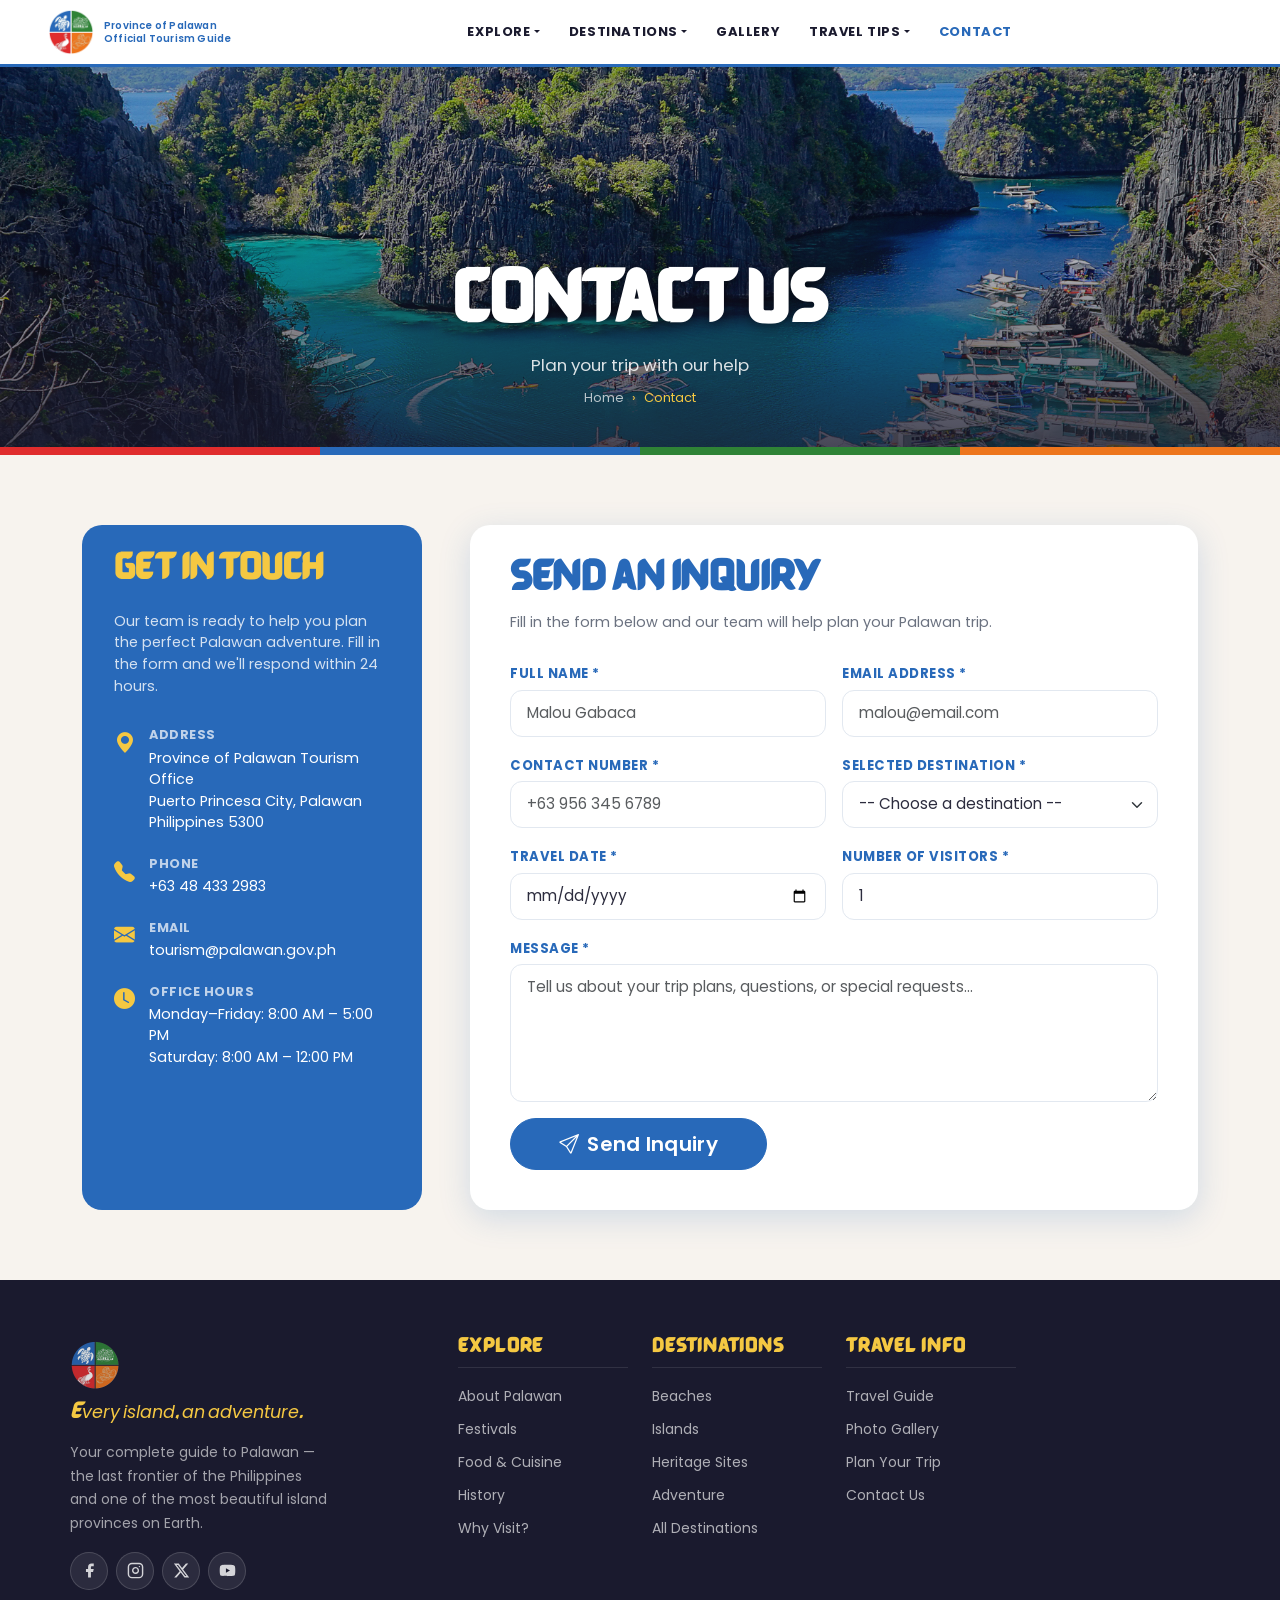
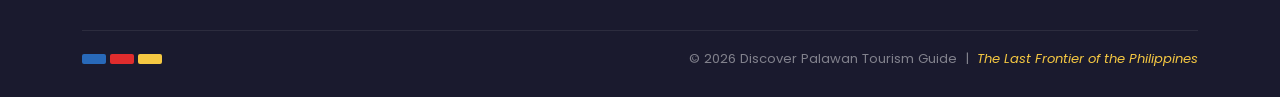
<file: contact.html>
<!DOCTYPE html>
<html lang="en">
<head>
    <meta charset="UTF-8">
    <meta name="viewport" content="width=device-width, initial-scale=1">
    <meta name="description" content="Send an inquiry to Discover Palawan — fill in your travel details and we'll get back to you.">
    <title>Contact & Inquiry Form — Discover Palawan</title>
    <link rel="icon" type="image/png" href="images/logo.png">
    <!-- Bootstrap 5 -->
    <link href="https://cdn.jsdelivr.net/npm/bootstrap@5.3.3/dist/css/bootstrap.min.css" rel="stylesheet">
    <!-- Bootstrap Icons -->
    <link href="https://cdn.jsdelivr.net/npm/bootstrap-icons@1.11.3/font/bootstrap-icons.min.css" rel="stylesheet">
    <!-- Custom CSS -->
    <link rel="stylesheet" href="css/style.css">
</head>
<body data-page="contact">

<!-- Scroll Progress -->
<div id="scroll-progress"></div>

<!-- Loading Screen -->
<div id="page-loader">
    <div class="loader-logo"></div>
    <div class="loader-text">Loading Palawan...</div>
</div>

<!-- Navbar -->
<div id="navbar-placeholder"></div>

<div class="page-hero">
    <img src="images/header.jpg" alt="Contact">
    <div class="page-hero-content">
        <h1>Contact Us</h1>
        <p>Plan your trip with our help</p>
        <div class="page-breadcrumb"><a href="index.html">Home</a><span>›</span><span>Contact</span></div>
    </div>
</div>
<div class="pattern-banner"></div>

<section class="contact-section">
    <div class="container">
        <div class="row g-5">
            <!-- CONTACT INFO -->
            <div class="col-lg-4 slide-left">
                <div class="contact-info-card">
                    <h3>Get in Touch</h3>
                    <p style="opacity:0.8;font-size:0.9rem;margin-bottom:28px;">Our team is ready to help you plan the perfect Palawan adventure. Fill in the form and we'll respond within 24 hours.</p>
                    <div class="contact-info-item">
                        <i class="bi bi-geo-alt-fill"></i>
                        <div><strong>Address</strong><p>Province of Palawan Tourism Office<br>Puerto Princesa City, Palawan<br>Philippines 5300</p></div>
                    </div>
                    <div class="contact-info-item">
                        <i class="bi bi-telephone-fill"></i>
                        <div><strong>Phone</strong><p>+63 48 433 2983</p></div>
                    </div>
                    <div class="contact-info-item">
                        <i class="bi bi-envelope-fill"></i>
                        <div><strong>Email</strong><p>tourism@palawan.gov.ph</p></div>
                    </div>
                    <div class="contact-info-item">
                        <i class="bi bi-clock-fill"></i>
                        <div><strong>Office Hours</strong><p>Monday–Friday: 8:00 AM – 5:00 PM<br>Saturday: 8:00 AM – 12:00 PM</p></div>
                    </div>
                </div>
            </div>

            <!-- INQUIRY FORM -->
            <div class="col-lg-8 slide-right">
                <div class="form-card">
                    <h2 style="font-family:var(--font-heading);color:var(--ocean);margin-bottom:8px;">Send an Inquiry</h2>
                    <p style="color:var(--muted);font-size:0.9rem;margin-bottom:28px;">Fill in the form below and our team will help plan your Palawan trip.</p>

                    <div class="alert alert-success d-none" id="form-success">
                        <i class="bi bi-check-circle-fill me-2"></i>
                        Thank you! Your inquiry has been submitted. We'll be in touch within 24 hours.
                    </div>

                    <form id="inquiry-form" novalidate>
                        <div class="row g-3">
                            <div class="col-md-6">
                                <label class="form-label" for="full-name">Full Name *</label>
                                <input type="text" class="form-control" id="full-name" placeholder="Malou Gabaca">
                                <div class="invalid-feedback" id="full-name-error"></div>
                            </div>
                            <div class="col-md-6">
                                <label class="form-label" for="email">Email Address *</label>
                                <input type="email" class="form-control" id="email" placeholder="malou@email.com">
                                <div class="invalid-feedback" id="email-error"></div>
                            </div>
                            <div class="col-md-6">
                                <label class="form-label" for="contact-number">Contact Number *</label>
                                <input type="tel" class="form-control" id="contact-number" placeholder="+63 956 345 6789">
                                <div class="invalid-feedback" id="contact-number-error"></div>
                            </div>
                            <div class="col-md-6">
                                <label class="form-label" for="destination">Selected Destination *</label>
                                <select class="form-select" id="destination">
                                    <option value="">-- Choose a destination --</option>
                                </select>
                                <div class="invalid-feedback" id="destination-error"></div>
                            </div>
                            <div class="col-md-6">
                                <label class="form-label" for="travel-date">Travel Date *</label>
                                <input type="date" class="form-control" id="travel-date">
                                <div class="invalid-feedback" id="travel-date-error"></div>
                            </div>
                            <div class="col-md-6">
                                <label class="form-label" for="num-visitors">Number of Visitors *</label>
                                <input type="number" class="form-control" id="num-visitors" min="1" value="1" placeholder="1">
                                <div class="invalid-feedback" id="num-visitors-error"></div>
                            </div>
                            <div class="col-12">
                                <label class="form-label" for="message">Message *</label>
                                <textarea class="form-control" id="message" rows="5" placeholder="Tell us about your trip plans, questions, or special requests..."></textarea>
                                <div class="invalid-feedback" id="message-error"></div>
                            </div>
                            <div class="col-12">
                                <button type="submit" class="btn btn-primary btn-lg px-5">
                                    <i class="bi bi-send me-2"></i>Send Inquiry
                                </button>
                            </div>
                        </div>
                    </form>
                </div>
            </div>
        </div>
    </div>
</section>

<!-- Scroll to Top -->
<button id="scroll-top" title="Back to top"><i class="bi bi-arrow-up"></i></button>

<!-- Footer -->
<div id="footer-placeholder"></div>

<!-- Bootstrap JS -->
<script src="https://cdn.jsdelivr.net/npm/bootstrap@5.3.3/dist/js/bootstrap.bundle.min.js"></script>
<!-- Data -->
<script src="js/data.js"></script>
<!-- Components -->
<script src="js/components.js"></script>
<!-- Main Script -->
<script src="js/script.js"></script>
</body>
</html>
</file>
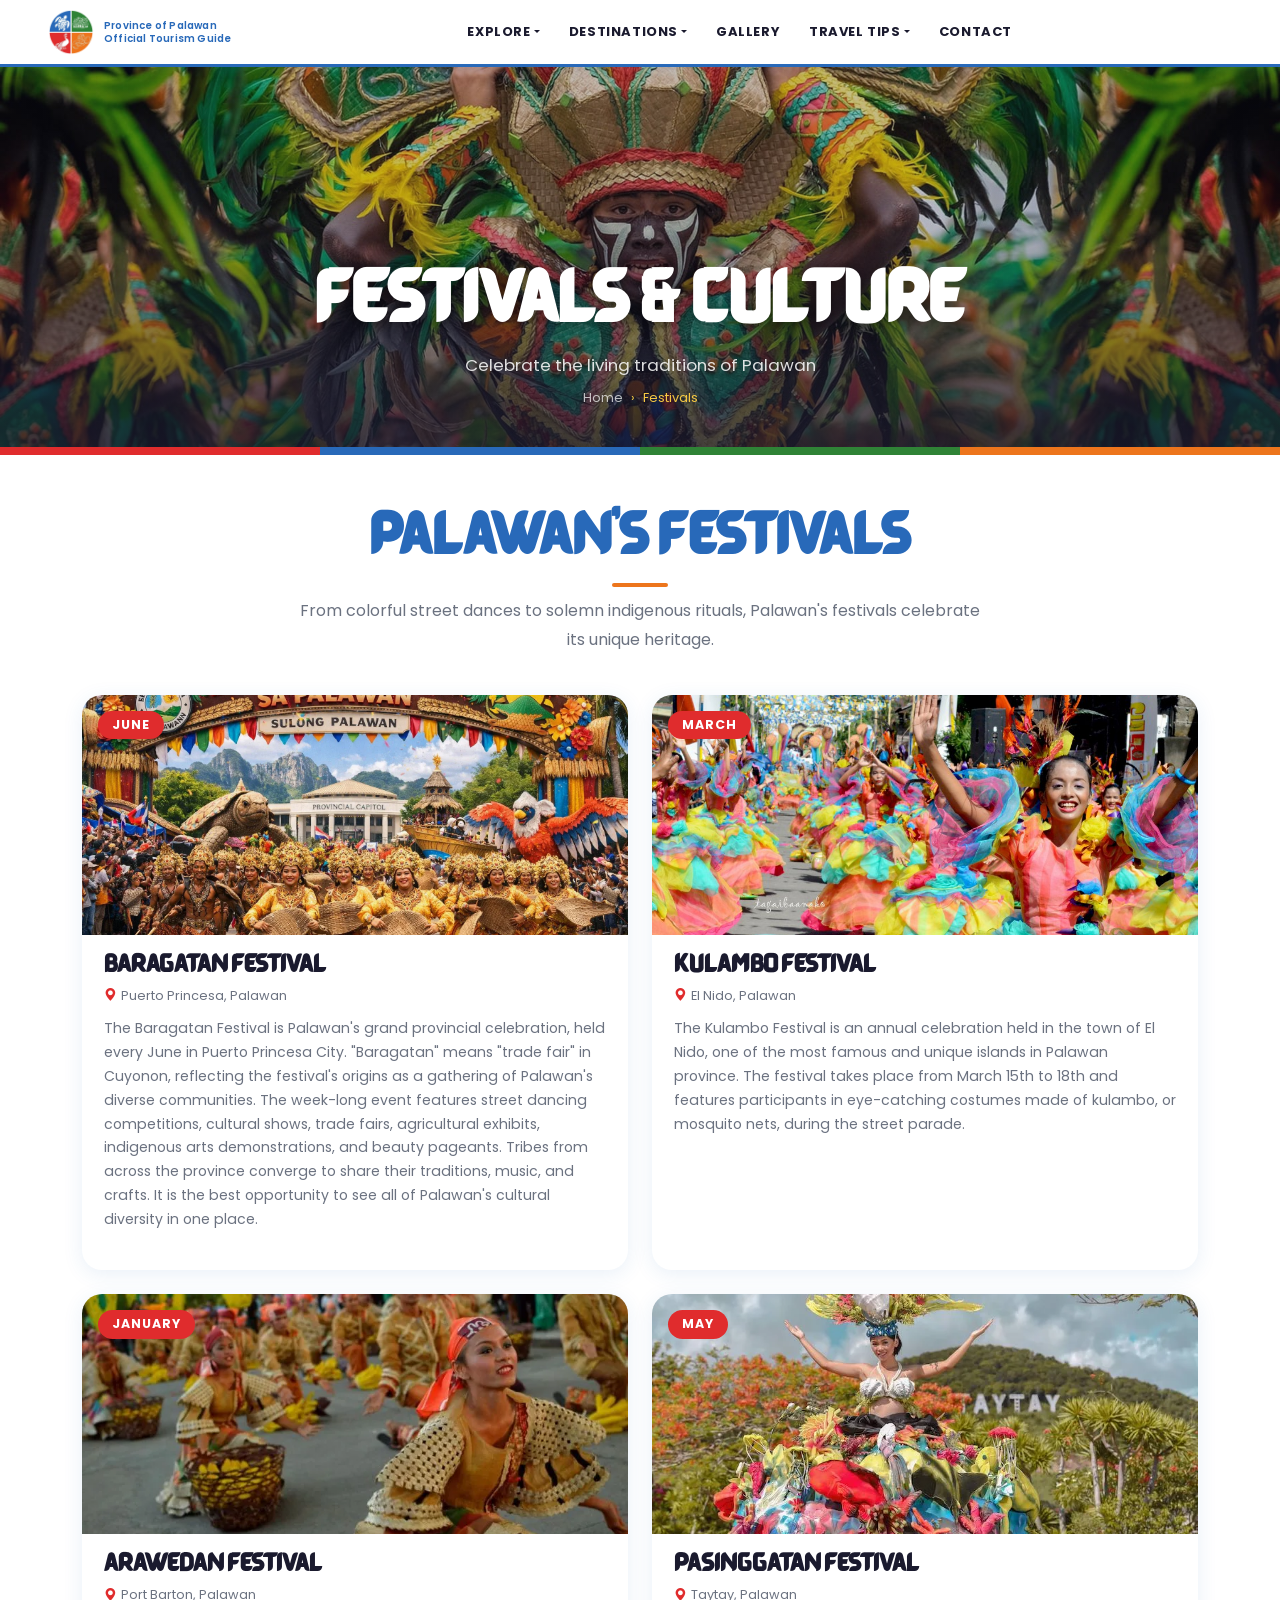
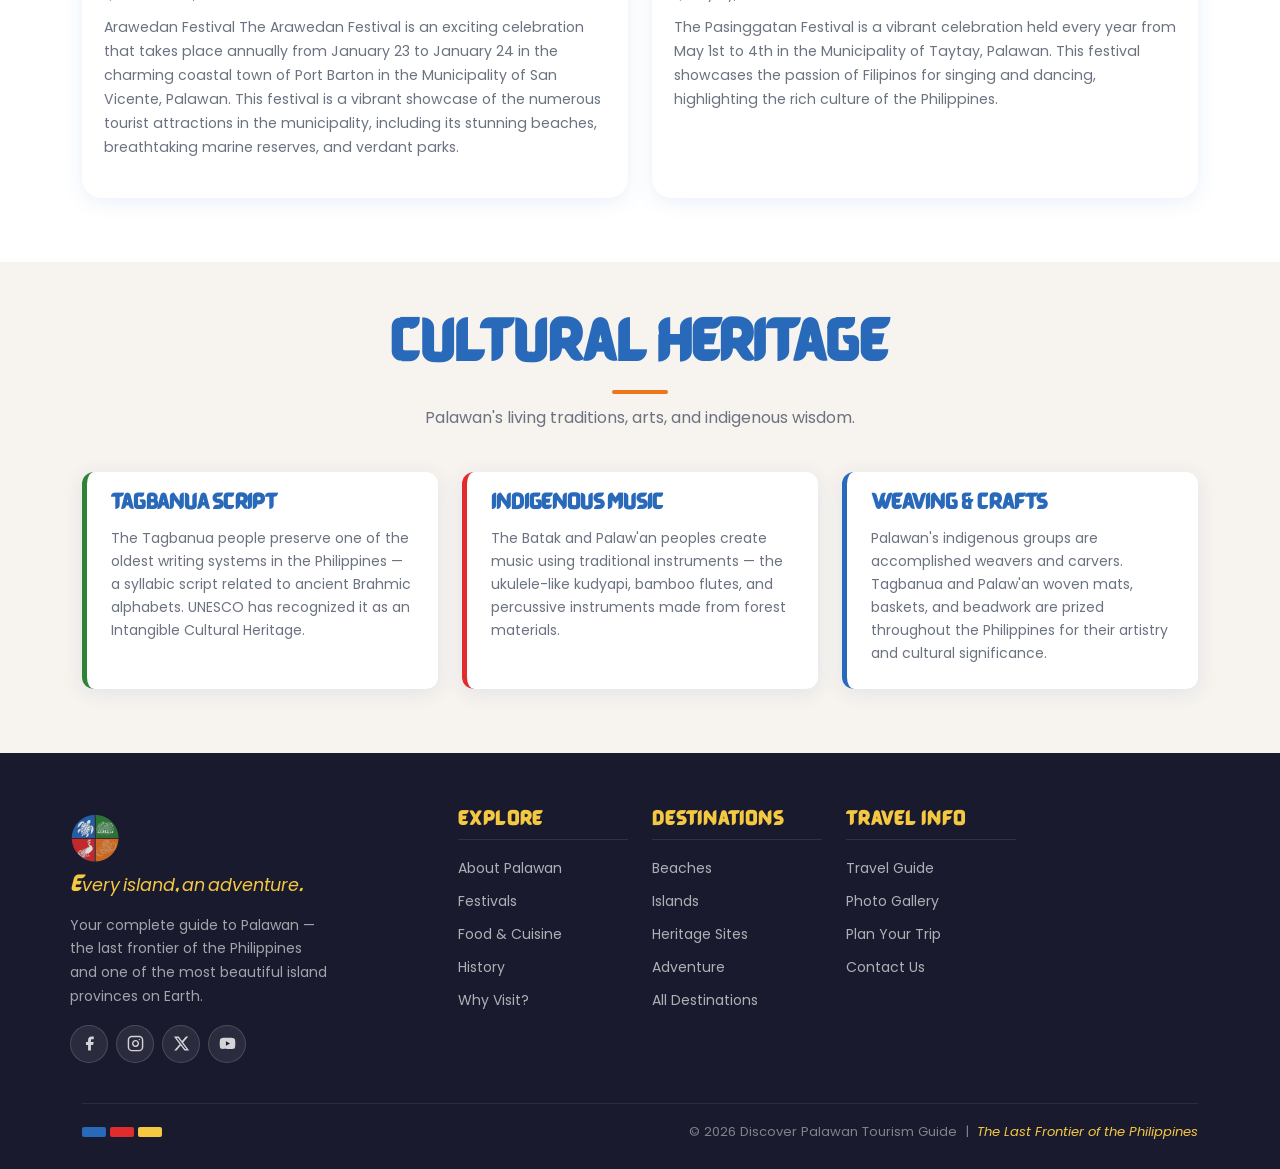
<file: festivals.html>
<!DOCTYPE html>
<html lang="en">
<head>
    <meta charset="UTF-8">
    <meta name="viewport" content="width=device-width, initial-scale=1">
    <meta name="description" content="Explore Palawan's vibrant festivals, cultural events, and indigenous traditions.">
    <title>Festivals & Culture — Discover Palawan</title>
    <link rel="icon" type="image/png" href="images/logo.png">
    <!-- Bootstrap 5 -->
    <link href="https://cdn.jsdelivr.net/npm/bootstrap@5.3.3/dist/css/bootstrap.min.css" rel="stylesheet">
    <!-- Bootstrap Icons -->
    <link href="https://cdn.jsdelivr.net/npm/bootstrap-icons@1.11.3/font/bootstrap-icons.min.css" rel="stylesheet">
    <!-- Custom CSS -->
    <link rel="stylesheet" href="css/style.css">
</head>
<body data-page="festivals">

<!-- Scroll Progress -->
<div id="scroll-progress"></div>

<!-- Loading Screen -->
<div id="page-loader">
    <div class="loader-logo"></div>
    <div class="loader-text">Loading Palawan...</div>
</div>

<!-- Navbar -->
<div id="navbar-placeholder"></div>

<div class="page-hero">
    <img src="images/culture.jpg" alt="Festivals">
    <div class="page-hero-content">
        <h1>Festivals &amp; Culture</h1>
        <p>Celebrate the living traditions of Palawan</p>
        <div class="page-breadcrumb"><a href="index.html">Home</a><span>›</span><span>Festivals</span></div>
    </div>
</div>
<div class="pattern-banner"></div>

<section class="py-5">
    <div class="container py-3">
        <h2 class="section-title slide-up">Palawan's Festivals</h2>
        <p class="section-intro slide-up delay-1">From colorful street dances to solemn indigenous rituals, Palawan's festivals celebrate its unique heritage.</p>
        <div class="row g-4">
            <div class="col-md-6 fade-in">
                <div class="festival-card">
                    <div class="festival-card-img"><img src="images/baragatan2.webp" alt="Baragatan Festival" loading="lazy"><span class="festival-month">June</span></div>
                    <div class="festival-card-body">
                        <h3>Baragatan Festival</h3>
                        <div class="festival-location"><i class="bi bi-geo-alt-fill"></i> Puerto Princesa, Palawan</div>
                        <p style="color:var(--muted);font-size:0.88rem;line-height:1.7;">The Baragatan Festival is Palawan's grand provincial celebration, held every June in Puerto Princesa City. "Baragatan" means "trade fair" in Cuyonon, reflecting the festival's origins as a gathering of Palawan's diverse communities. The week-long event features street dancing competitions, cultural shows, trade fairs, agricultural exhibits, indigenous arts demonstrations, and beauty pageants. Tribes from across the province converge to share their traditions, music, and crafts. It is the best opportunity to see all of Palawan's cultural diversity in one place.</p>
                    </div>
                </div>
            </div>
            <div class="col-md-6 fade-in delay-1">
                <div class="festival-card">
                    <div class="festival-card-img"><img src="images/kulambo.jpg" alt="Kulambo Festival" loading="lazy"><span class="festival-month">March</span></div>
                    <div class="festival-card-body">
                        <h3>Kulambo Festival</h3>
                        <div class="festival-location"><i class="bi bi-geo-alt-fill"></i> El Nido, Palawan</div>
                        <p style="color:var(--muted);font-size:0.88rem;line-height:1.7;">The Kulambo Festival is an annual celebration held in the town of El Nido, one of the most famous and unique islands in Palawan province. The festival takes place from March 15th to 18th and features participants in eye-catching costumes made of kulambo, or mosquito nets, during the street parade.</p>
                    </div>
                </div>
            </div>
            <div class="col-md-6 fade-in delay-2">
                <div class="festival-card">
                    <div class="festival-card-img"><img src="images/arawedan.webp" alt="Arawedan Festival" loading="lazy"><span class="festival-month">January</span></div>
                    <div class="festival-card-body">
                        <h3>Arawedan Festival</h3>
                        <div class="festival-location"><i class="bi bi-geo-alt-fill"></i> Port Barton, Palawan</div>
                        <p style="color:var(--muted);font-size:0.88rem;line-height:1.7;">
Arawedan Festival
The Arawedan Festival is an exciting celebration that takes place annually from January 23 to January 24 in the charming coastal town of Port Barton in the Municipality of San Vicente, Palawan. This festival is a vibrant showcase of the numerous tourist attractions in the municipality, including its stunning beaches, breathtaking marine reserves, and verdant parks.</p>
                    </div>
                </div>
            </div>
            <div class="col-md-6 fade-in delay-3">
                <div class="festival-card">
                    <div class="festival-card-img"><img src="images/pasinggatan.webp" alt="Pasinggatan Festival" loading="lazy"><span class="festival-month">May</span></div>
                    <div class="festival-card-body">
                        <h3>Pasinggatan Festival</h3>
                        <div class="festival-location"><i class="bi bi-geo-alt-fill"></i> Taytay, Palawan</div>
                        <p style="color:var(--muted);font-size:0.88rem;line-height:1.7;">The Pasinggatan Festival is a vibrant celebration held every year from May 1st to 4th in the Municipality of Taytay, Palawan. This festival showcases the passion of Filipinos for singing and dancing, highlighting the rich culture of the Philippines.</p>
                    </div>
                </div>
            </div>
        </div>
    </div>
</section>

<section class="py-5 bg-sand">
    <div class="container py-3">
        <h2 class="section-title slide-up">Cultural Heritage</h2>
        <p class="section-intro slide-up delay-1">Palawan's living traditions, arts, and indigenous wisdom.</p>
        <div class="row g-4">
            <div class="col-md-6 col-lg-4 fade-in">
                <div class="tip-card" style="border-left-color:var(--forest);">
                    <h3>Tagbanua Script</h3>
                    <p>The Tagbanua people preserve one of the oldest writing systems in the Philippines — a syllabic script related to ancient Brahmic alphabets. UNESCO has recognized it as an Intangible Cultural Heritage.</p>
                </div>
            </div>
            <div class="col-md-6 col-lg-4 fade-in delay-1">
                <div class="tip-card" style="border-left-color:var(--coral);">
                    <h3>Indigenous Music</h3>
                    <p>The Batak and Palaw'an peoples create music using traditional instruments — the ukulele-like kudyapi, bamboo flutes, and percussive instruments made from forest materials.</p>
                </div>
            </div>
            <div class="col-md-6 col-lg-4 fade-in delay-2">
                <div class="tip-card" style="border-left-color:var(--ocean);">
                    <h3>Weaving &amp; Crafts</h3>
                    <p>Palawan's indigenous groups are accomplished weavers and carvers. Tagbanua and Palaw'an woven mats, baskets, and beadwork are prized throughout the Philippines for their artistry and cultural significance.</p>
                </div>
            </div>
        </div>
    </div>
</section>

<!-- Scroll to Top -->
<button id="scroll-top" title="Back to top"><i class="bi bi-arrow-up"></i></button>

<!-- Footer -->
<div id="footer-placeholder"></div>

<!-- Bootstrap JS -->
<script src="https://cdn.jsdelivr.net/npm/bootstrap@5.3.3/dist/js/bootstrap.bundle.min.js"></script>
<!-- Data -->
<script src="js/data.js"></script>
<!-- Components -->
<script src="js/components.js"></script>
<!-- Main Script -->
<script src="js/script.js"></script>
</body>
</html>
</file>
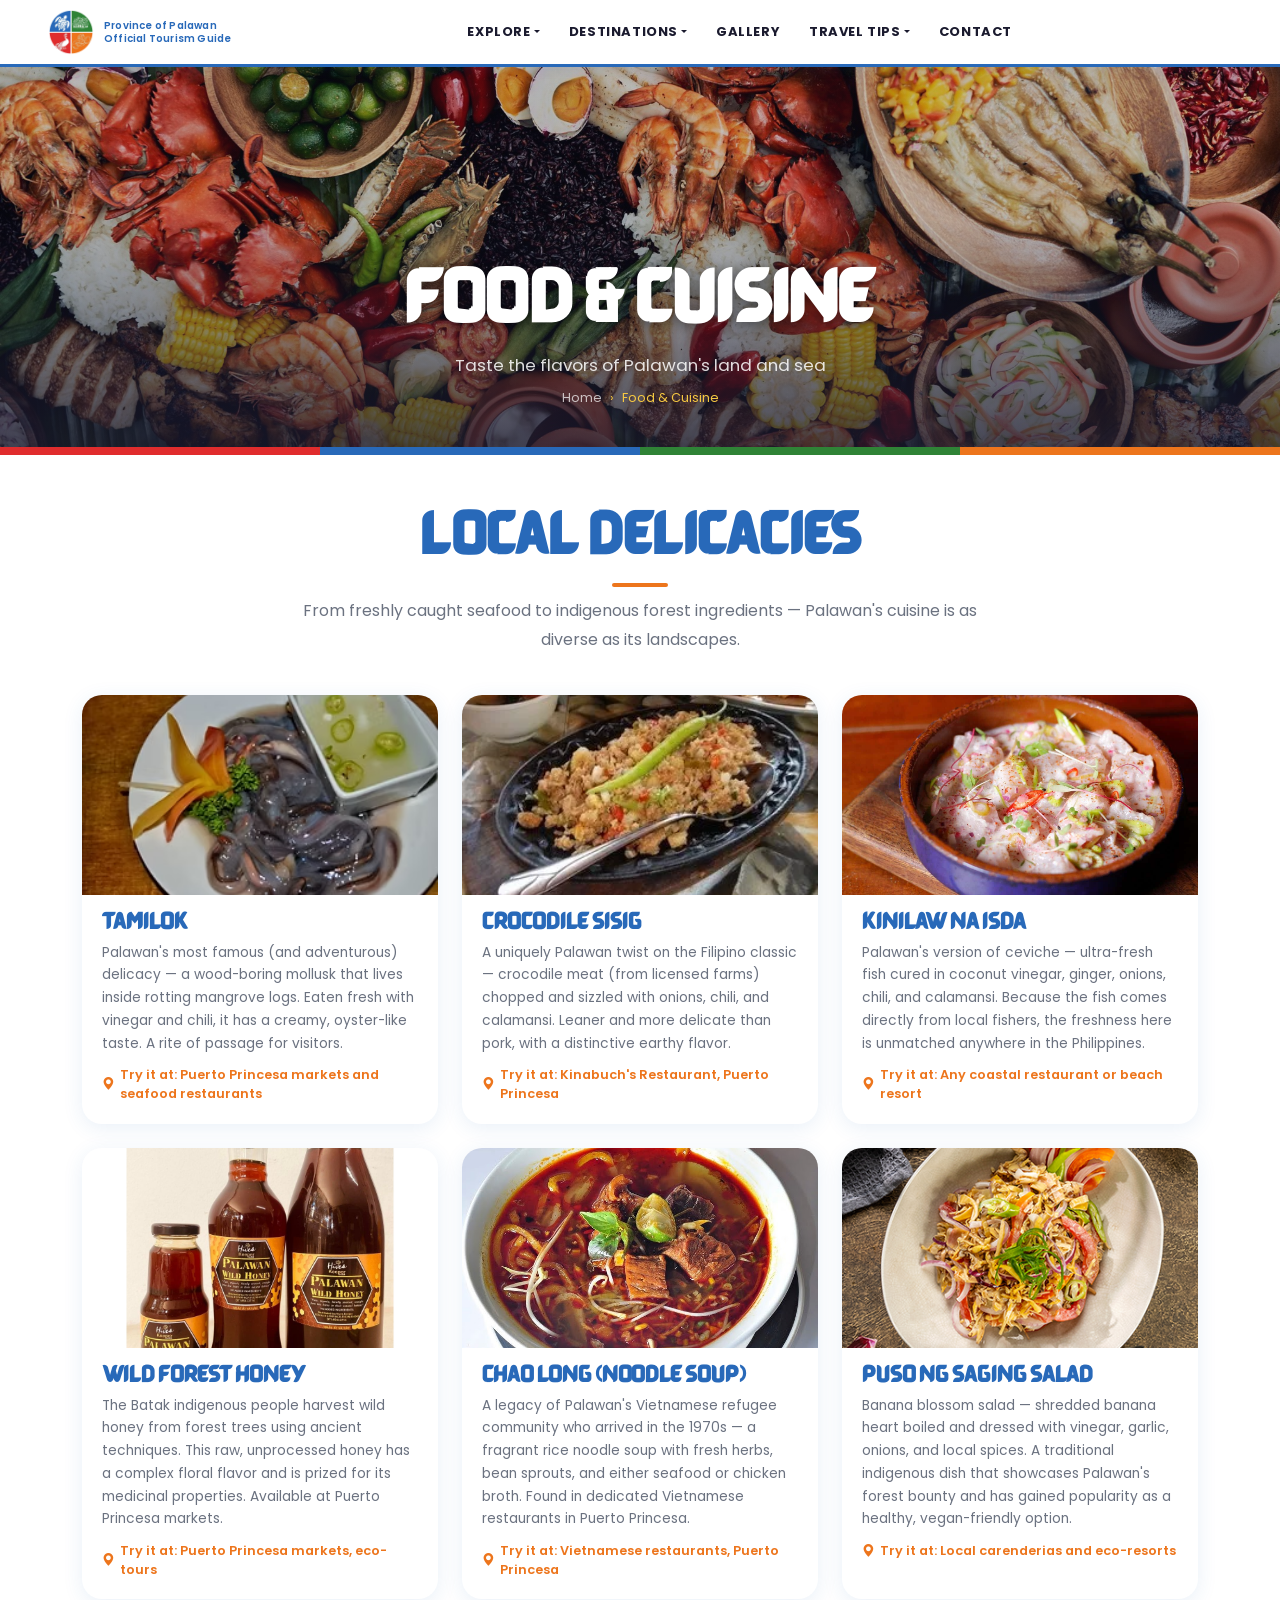
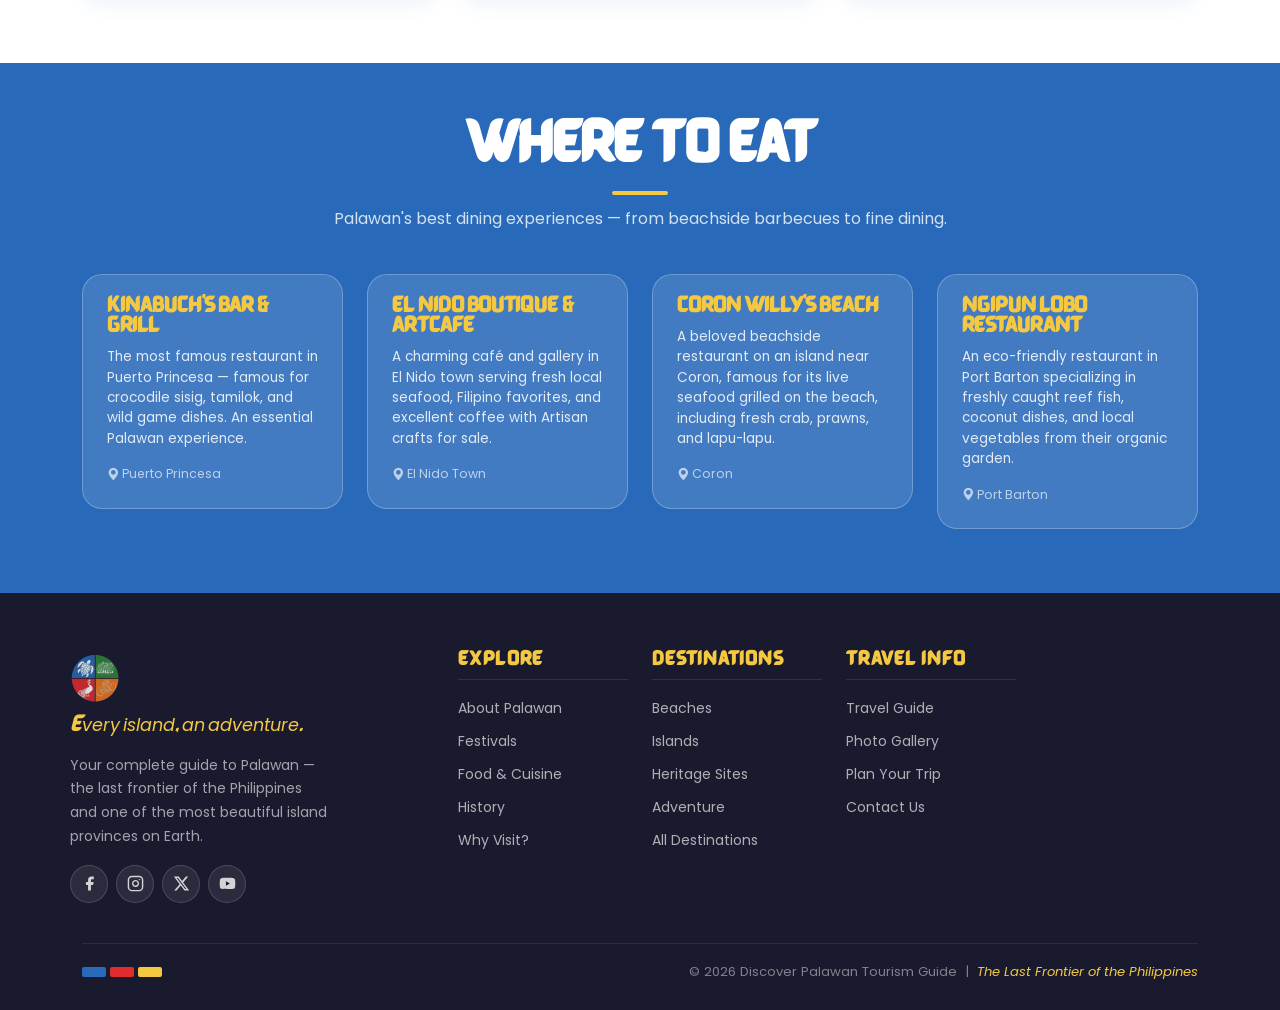
<file: food.html>
<!DOCTYPE html>
<html lang="en">
<head>
    <meta charset="UTF-8">
    <meta name="viewport" content="width=device-width, initial-scale=1">
    <meta name="description" content="Taste Palawan's unique local foods, fresh seafood, and traditional delicacies.">
    <title>Food & Cuisine — Discover Palawan</title>
    <link rel="icon" type="image/png" href="images/logo.png">
    <!-- Bootstrap 5 -->
    <link href="https://cdn.jsdelivr.net/npm/bootstrap@5.3.3/dist/css/bootstrap.min.css" rel="stylesheet">
    <!-- Bootstrap Icons -->
    <link href="https://cdn.jsdelivr.net/npm/bootstrap-icons@1.11.3/font/bootstrap-icons.min.css" rel="stylesheet">
    <!-- Custom CSS -->
    <link rel="stylesheet" href="css/style.css">
</head>
<body data-page="food">

<!-- Scroll Progress -->
<div id="scroll-progress"></div>

<!-- Loading Screen -->
<div id="page-loader">
    <div class="loader-logo"></div>
    <div class="loader-text">Loading Palawan...</div>
</div>

<!-- Navbar -->
<div id="navbar-placeholder"></div>

<div class="page-hero">
    <img src="images/food_banner.jpg" alt="Food and Cuisine">
    <div class="page-hero-content">
        <h1>Food &amp; Cuisine</h1>
        <p>Taste the flavors of Palawan's land and sea</p>
        <div class="page-breadcrumb"><a href="index.html">Home</a><span>›</span><span>Food &amp; Cuisine</span></div>
    </div>
</div>
<div class="pattern-banner"></div>

<section class="py-5">
    <div class="container py-3">
        <h2 class="section-title slide-up">Local Delicacies</h2>
        <p class="section-intro slide-up delay-1">From freshly caught seafood to indigenous forest ingredients — Palawan's cuisine is as diverse as its landscapes.</p>
        <div class="row g-4">
            <div class="col-sm-6 col-lg-4 fade-in">
                <div class="food-card-new">
                    <img src="images/tamilok.avif" alt="Tamilok" loading="lazy">
                    <div class="food-body">
                        <h3>Tamilok</h3>
                        <p>Palawan's most famous (and adventurous) delicacy — a wood-boring mollusk that lives inside rotting mangrove logs. Eaten fresh with vinegar and chili, it has a creamy, oyster-like taste. A rite of passage for visitors.</p>
                        <div class="food-where"><i class="bi bi-geo-alt-fill"></i> Try it at: Puerto Princesa markets and seafood restaurants</div>
                    </div>
                </div>
            </div>
            <div class="col-sm-6 col-lg-4 fade-in delay-1">
                <div class="food-card-new">
                    <img src="images/crocodile.webp" alt="Crocodile Sisig" loading="lazy">
                    <div class="food-body">
                        <h3>Crocodile Sisig</h3>
                        <p>A uniquely Palawan twist on the Filipino classic — crocodile meat (from licensed farms) chopped and sizzled with onions, chili, and calamansi. Leaner and more delicate than pork, with a distinctive earthy flavor.</p>
                        <div class="food-where"><i class="bi bi-geo-alt-fill"></i> Try it at: Kinabuch's Restaurant, Puerto Princesa</div>
                    </div>
                </div>
            </div>
            <div class="col-sm-6 col-lg-4 fade-in delay-2">
                <div class="food-card-new">
                    <img src="images/kinilaw.jpg" alt="Kinilaw" loading="lazy">
                    <div class="food-body">
                        <h3>Kinilaw na Isda</h3>
                        <p>Palawan's version of ceviche — ultra-fresh fish cured in coconut vinegar, ginger, onions, chili, and calamansi. Because the fish comes directly from local fishers, the freshness here is unmatched anywhere in the Philippines.</p>
                        <div class="food-where"><i class="bi bi-geo-alt-fill"></i> Try it at: Any coastal restaurant or beach resort</div>
                    </div>
                </div>
            </div>
            <div class="col-sm-6 col-lg-4 fade-in delay-1">
                <div class="food-card-new">
                    <img src="images/wild_honey.jpg" alt="Palawan Honey" loading="lazy">
                    <div class="food-body">
                        <h3>Wild Forest Honey</h3>
                        <p>The Batak indigenous people harvest wild honey from forest trees using ancient techniques. This raw, unprocessed honey has a complex floral flavor and is prized for its medicinal properties. Available at Puerto Princesa markets.</p>
                        <div class="food-where"><i class="bi bi-geo-alt-fill"></i> Try it at: Puerto Princesa markets, eco-tours</div>
                    </div>
                </div>
            </div>
            <div class="col-sm-6 col-lg-4 fade-in delay-2">
                <div class="food-card-new">
                    <img src="images/chaolong.jpg" alt="Chao Long" loading="lazy">
                    <div class="food-body">
                        <h3>Chao Long (Noodle Soup)</h3>
                        <p>A legacy of Palawan's Vietnamese refugee community who arrived in the 1970s — a fragrant rice noodle soup with fresh herbs, bean sprouts, and either seafood or chicken broth. Found in dedicated Vietnamese restaurants in Puerto Princesa.</p>
                        <div class="food-where"><i class="bi bi-geo-alt-fill"></i> Try it at: Vietnamese restaurants, Puerto Princesa</div>
                    </div>
                </div>
            </div>
            <div class="col-sm-6 col-lg-4 fade-in delay-3">
                <div class="food-card-new">
                    <img src="images/puso.png" alt="Banana Heart Salad" loading="lazy">
                    <div class="food-body">
                        <h3>Puso ng Saging Salad</h3>
                        <p>Banana blossom salad — shredded banana heart boiled and dressed with vinegar, garlic, onions, and local spices. A traditional indigenous dish that showcases Palawan's forest bounty and has gained popularity as a healthy, vegan-friendly option.</p>
                        <div class="food-where"><i class="bi bi-geo-alt-fill"></i> Try it at: Local carenderias and eco-resorts</div>
                    </div>
                </div>
            </div>
        </div>
    </div>
</section>

<section class="py-5 bg-ocean" style="color:#fff;">
    <div class="container py-3">
        <h2 class="section-title white slide-up">Where to Eat</h2>
        <p class="section-intro white slide-up delay-1">Palawan's best dining experiences — from beachside barbecues to fine dining.</p>
        <div class="row g-4">
            <div class="col-md-6 col-lg-3 fade-in">
                <div class="glass-card text-white">
                    <h3 style="color:var(--gold);font-size:1.05rem;margin-bottom:8px;">Kinabuch's Bar & Grill</h3>
                    <p style="font-size:0.85rem;opacity:0.85;">The most famous restaurant in Puerto Princesa — famous for crocodile sisig, tamilok, and wild game dishes. An essential Palawan experience.</p>
                    <p style="font-size:0.78rem;opacity:0.65;margin:0;"><i class="bi bi-geo-alt-fill"></i> Puerto Princesa</p>
                </div>
            </div>
            <div class="col-md-6 col-lg-3 fade-in delay-1">
                <div class="glass-card text-white">
                    <h3 style="color:var(--gold);font-size:1.05rem;margin-bottom:8px;">El Nido Boutique & Artcafe</h3>
                    <p style="font-size:0.85rem;opacity:0.85;">A charming café and gallery in El Nido town serving fresh local seafood, Filipino favorites, and excellent coffee with Artisan crafts for sale.</p>
                    <p style="font-size:0.78rem;opacity:0.65;margin:0;"><i class="bi bi-geo-alt-fill"></i> El Nido Town</p>
                </div>
            </div>
            <div class="col-md-6 col-lg-3 fade-in delay-2">
                <div class="glass-card text-white">
                    <h3 style="color:var(--gold);font-size:1.05rem;margin-bottom:8px;">Coron Willy's Beach</h3>
                    <p style="font-size:0.85rem;opacity:0.85;">A beloved beachside restaurant on an island near Coron, famous for its live seafood grilled on the beach, including fresh crab, prawns, and lapu-lapu.</p>
                    <p style="font-size:0.78rem;opacity:0.65;margin:0;"><i class="bi bi-geo-alt-fill"></i> Coron</p>
                </div>
            </div>
            <div class="col-md-6 col-lg-3 fade-in delay-3">
                <div class="glass-card text-white">
                    <h3 style="color:var(--gold);font-size:1.05rem;margin-bottom:8px;">Ngipun Lobo Restaurant</h3>
                    <p style="font-size:0.85rem;opacity:0.85;">An eco-friendly restaurant in Port Barton specializing in freshly caught reef fish, coconut dishes, and local vegetables from their organic garden.</p>
                    <p style="font-size:0.78rem;opacity:0.65;margin:0;"><i class="bi bi-geo-alt-fill"></i> Port Barton</p>
                </div>
            </div>
        </div>
    </div>
</section>

<!-- Scroll to Top -->
<button id="scroll-top" title="Back to top"><i class="bi bi-arrow-up"></i></button>

<!-- Footer -->
<div id="footer-placeholder"></div>

<!-- Bootstrap JS -->
<script src="https://cdn.jsdelivr.net/npm/bootstrap@5.3.3/dist/js/bootstrap.bundle.min.js"></script>
<!-- Data -->
<script src="js/data.js"></script>
<!-- Components -->
<script src="js/components.js"></script>
<!-- Main Script -->
<script src="js/script.js"></script>
</body>
</html>
</file>
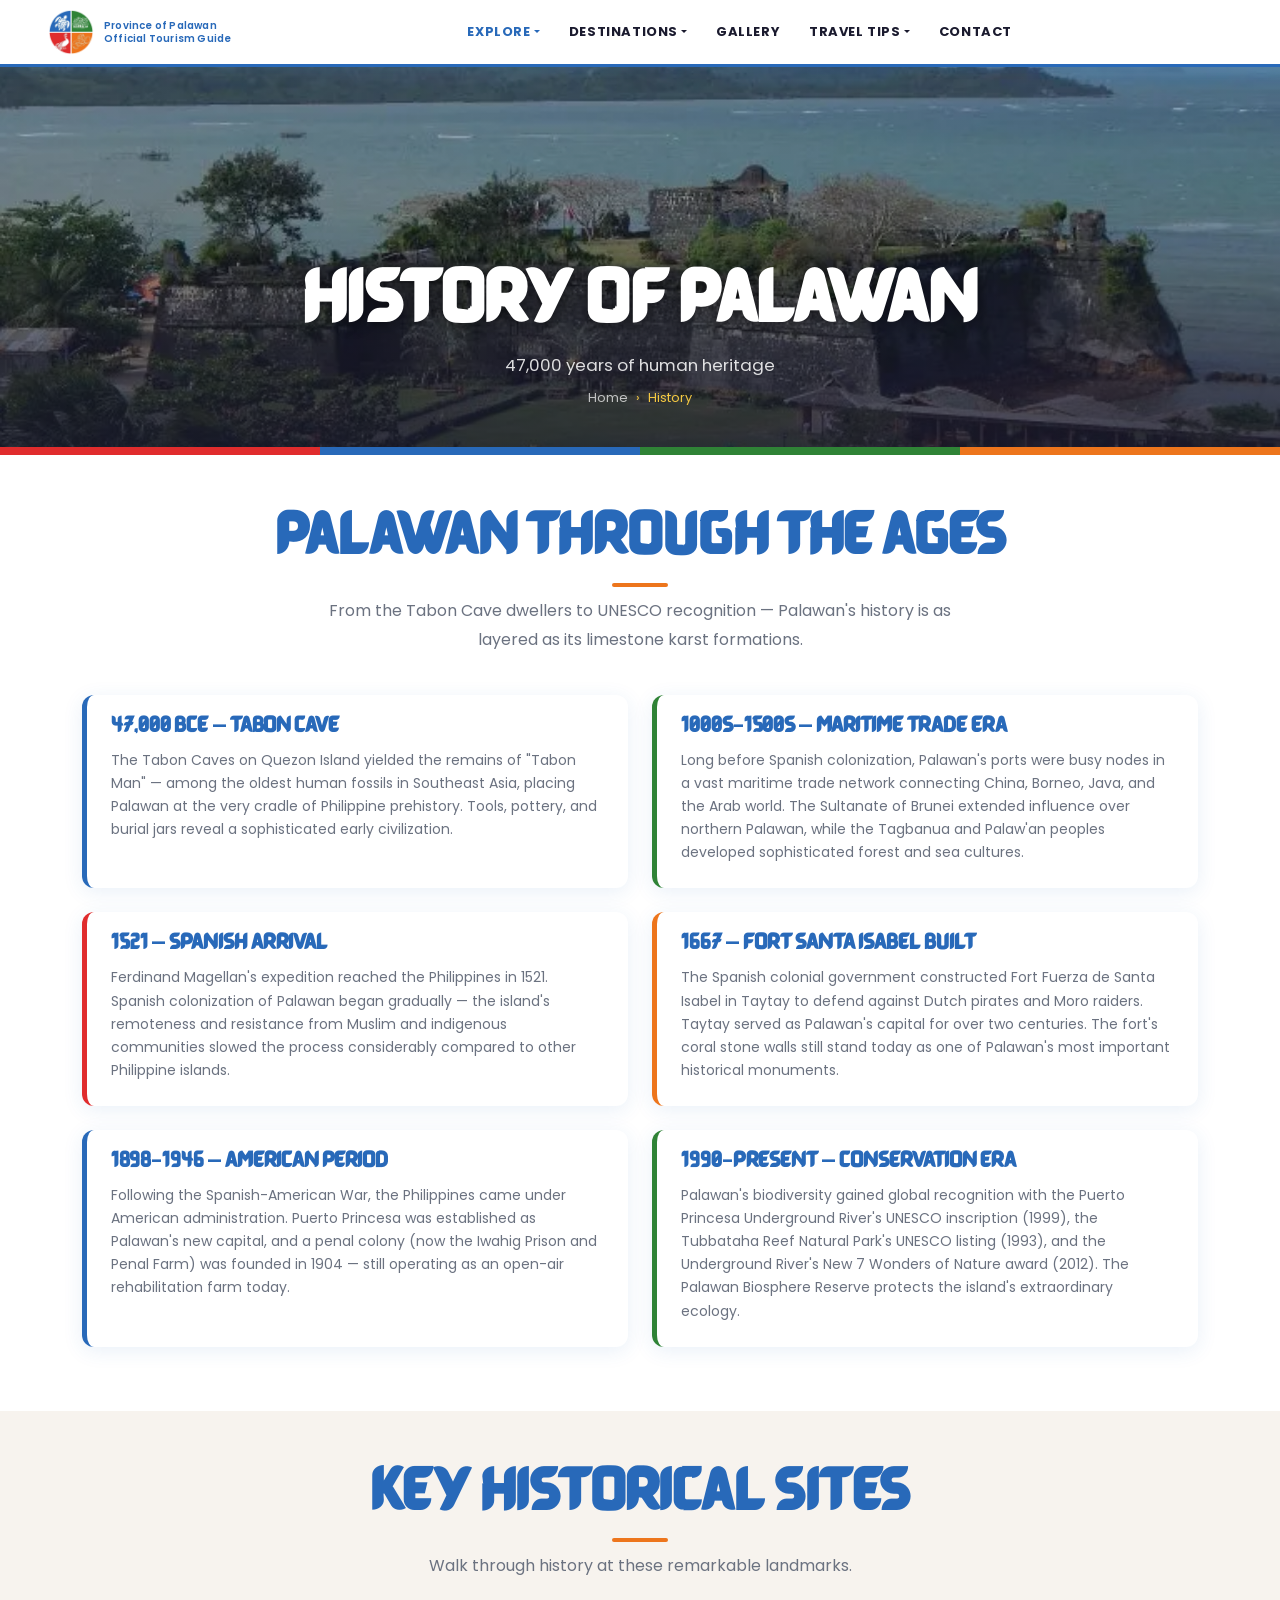
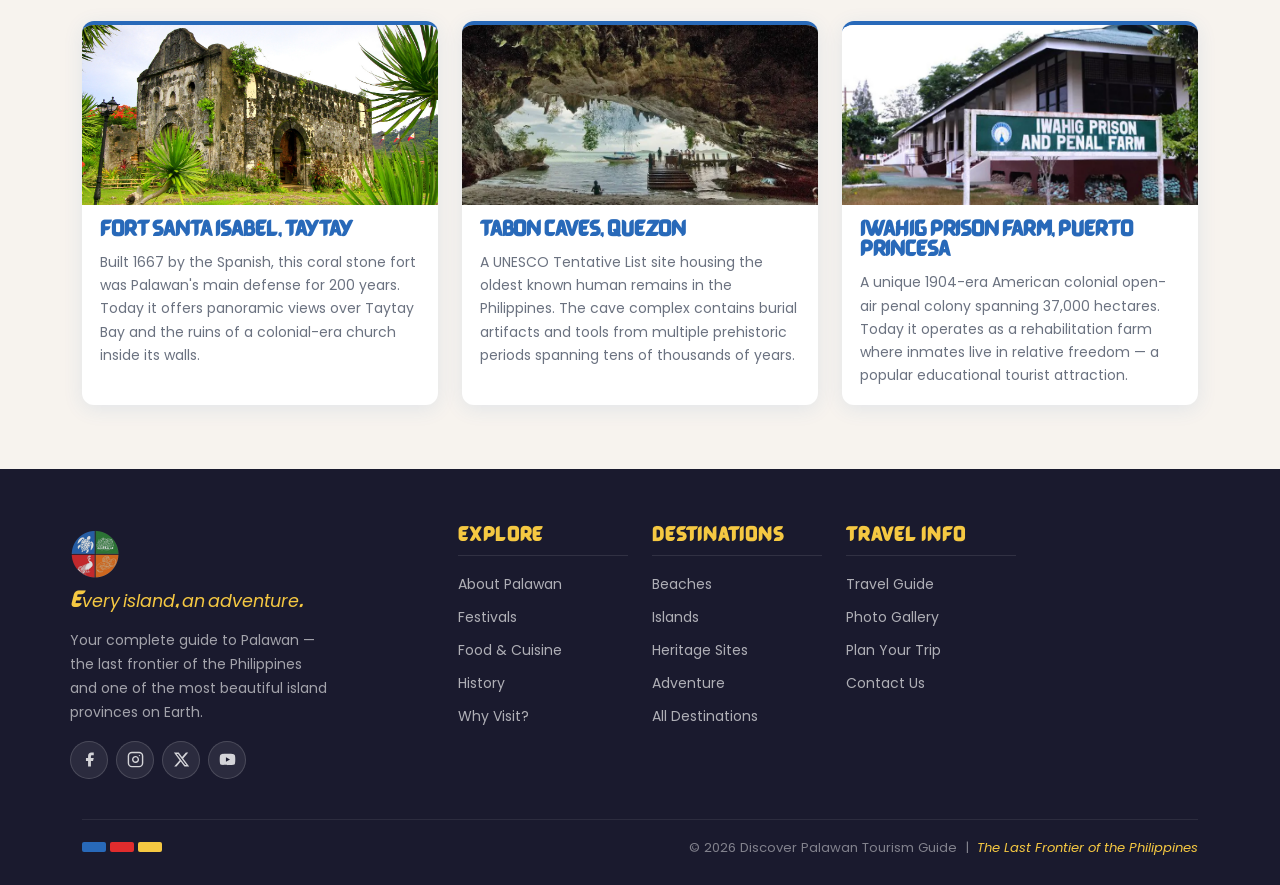
<file: history.html>
<!DOCTYPE html>
<html lang="en">
<head>
    <meta charset="UTF-8">
    <meta name="viewport" content="width=device-width, initial-scale=1">
    <meta name="description" content="Learn about Palawan's rich history from ancient caves to Spanish forts and modern conservation.">
    <title>History of Palawan — Discover Palawan</title>
    <link rel="icon" type="image/png" href="images/logo.png">
    <link href="https://cdn.jsdelivr.net/npm/bootstrap@5.3.3/dist/css/bootstrap.min.css" rel="stylesheet">
    <link href="https://cdn.jsdelivr.net/npm/bootstrap-icons@1.11.3/font/bootstrap-icons.min.css" rel="stylesheet">
    <link rel="stylesheet" href="css/style.css">
</head>
<body data-page="history">
<div id="scroll-progress"></div>
<div id="page-loader"><div class="loader-logo"></div><div class="loader-text">Loading Palawan...</div></div>
<div id="navbar-placeholder"></div>

<div class="page-hero"><img src="images/taytay.webp" alt="History">
<div class="page-hero-content"><h1>History of Palawan</h1><p>47,000 years of human heritage</p>
<div class="page-breadcrumb"><a href="index.html">Home</a><span>›</span><span>History</span></div></div></div>
<div class="pattern-banner"></div>
<section class="py-5"><div class="container py-3">
<h2 class="section-title slide-up">Palawan Through the Ages</h2>
<p class="section-intro slide-up delay-1">From the Tabon Cave dwellers to UNESCO recognition — Palawan's history is as layered as its limestone karst formations.</p>
<div class="row g-4">
<div class="col-md-6 fade-in"><div class="tip-card" style="border-left-color:var(--ocean);"><h3>47,000 BCE — Tabon Cave</h3><p>The Tabon Caves on Quezon Island yielded the remains of "Tabon Man" — among the oldest human fossils in Southeast Asia, placing Palawan at the very cradle of Philippine prehistory. Tools, pottery, and burial jars reveal a sophisticated early civilization.</p></div></div>
<div class="col-md-6 fade-in delay-1"><div class="tip-card" style="border-left-color:var(--forest);"><h3>1000s–1500s — Maritime Trade Era</h3><p>Long before Spanish colonization, Palawan's ports were busy nodes in a vast maritime trade network connecting China, Borneo, Java, and the Arab world. The Sultanate of Brunei extended influence over northern Palawan, while the Tagbanua and Palaw'an peoples developed sophisticated forest and sea cultures.</p></div></div>
<div class="col-md-6 fade-in delay-2"><div class="tip-card" style="border-left-color:var(--coral);"><h3>1521 — Spanish Arrival</h3><p>Ferdinand Magellan's expedition reached the Philippines in 1521. Spanish colonization of Palawan began gradually — the island's remoteness and resistance from Muslim and indigenous communities slowed the process considerably compared to other Philippine islands.</p></div></div>
<div class="col-md-6 fade-in delay-3"><div class="tip-card" style="border-left-color:var(--sunset);"><h3>1667 — Fort Santa Isabel Built</h3><p>The Spanish colonial government constructed Fort Fuerza de Santa Isabel in Taytay to defend against Dutch pirates and Moro raiders. Taytay served as Palawan's capital for over two centuries. The fort's coral stone walls still stand today as one of Palawan's most important historical monuments.</p></div></div>
<div class="col-md-6 fade-in"><div class="tip-card" style="border-left-color:var(--ocean);"><h3>1898–1946 — American Period</h3><p>Following the Spanish-American War, the Philippines came under American administration. Puerto Princesa was established as Palawan's new capital, and a penal colony (now the Iwahig Prison and Penal Farm) was founded in 1904 — still operating as an open-air rehabilitation farm today.</p></div></div>
<div class="col-md-6 fade-in delay-1"><div class="tip-card" style="border-left-color:var(--forest);"><h3>1990–Present — Conservation Era</h3><p>Palawan's biodiversity gained global recognition with the Puerto Princesa Underground River's UNESCO inscription (1999), the Tubbataha Reef Natural Park's UNESCO listing (1993), and the Underground River's New 7 Wonders of Nature award (2012). The Palawan Biosphere Reserve protects the island's extraordinary ecology.</p></div></div>
</div></div></section>
<section class="py-5 bg-sand"><div class="container py-3">
<h2 class="section-title slide-up">Key Historical Sites</h2>
<p class="section-intro slide-up delay-1">Walk through history at these remarkable landmarks.</p>
<div class="row g-4">
<div class="col-md-6 col-lg-4 fade-in"><div class="highlight-card"><img src="images/fort_santa_isabel.jpg" alt="Fort Santa Isabel" loading="lazy"><div class="hc-body"><h3>Fort Santa Isabel, Taytay</h3><p>Built 1667 by the Spanish, this coral stone fort was Palawan's main defense for 200 years. Today it offers panoramic views over Taytay Bay and the ruins of a colonial-era church inside its walls.</p></div></div></div>
<div class="col-md-6 col-lg-4 fade-in delay-1"><div class="highlight-card"><img src="images/tabon_cave.webp" alt="Tabon Caves" loading="lazy"><div class="hc-body"><h3>Tabon Caves, Quezon</h3><p>A UNESCO Tentative List site housing the oldest known human remains in the Philippines. The cave complex contains burial artifacts and tools from multiple prehistoric periods spanning tens of thousands of years.</p></div></div></div>
<div class="col-md-6 col-lg-4 fade-in delay-2"><div class="highlight-card"><img src="images/iwahig.webp" alt="Iwahig Prison Farm" loading="lazy"><div class="hc-body"><h3>Iwahig Prison Farm, Puerto Princesa</h3><p>A unique 1904-era American colonial open-air penal colony spanning 37,000 hectares. Today it operates as a rehabilitation farm where inmates live in relative freedom — a popular educational tourist attraction.</p></div></div></div>
</div></div></section>

<button id="scroll-top" title="Back to top"><i class="bi bi-arrow-up"></i></button>
<div id="footer-placeholder"></div>
<script src="https://cdn.jsdelivr.net/npm/bootstrap@5.3.3/dist/js/bootstrap.bundle.min.js"></script>
<script src="js/data.js"></script>
<script src="js/components.js"></script>
<script src="js/script.js"></script>
</body></html>
</file>
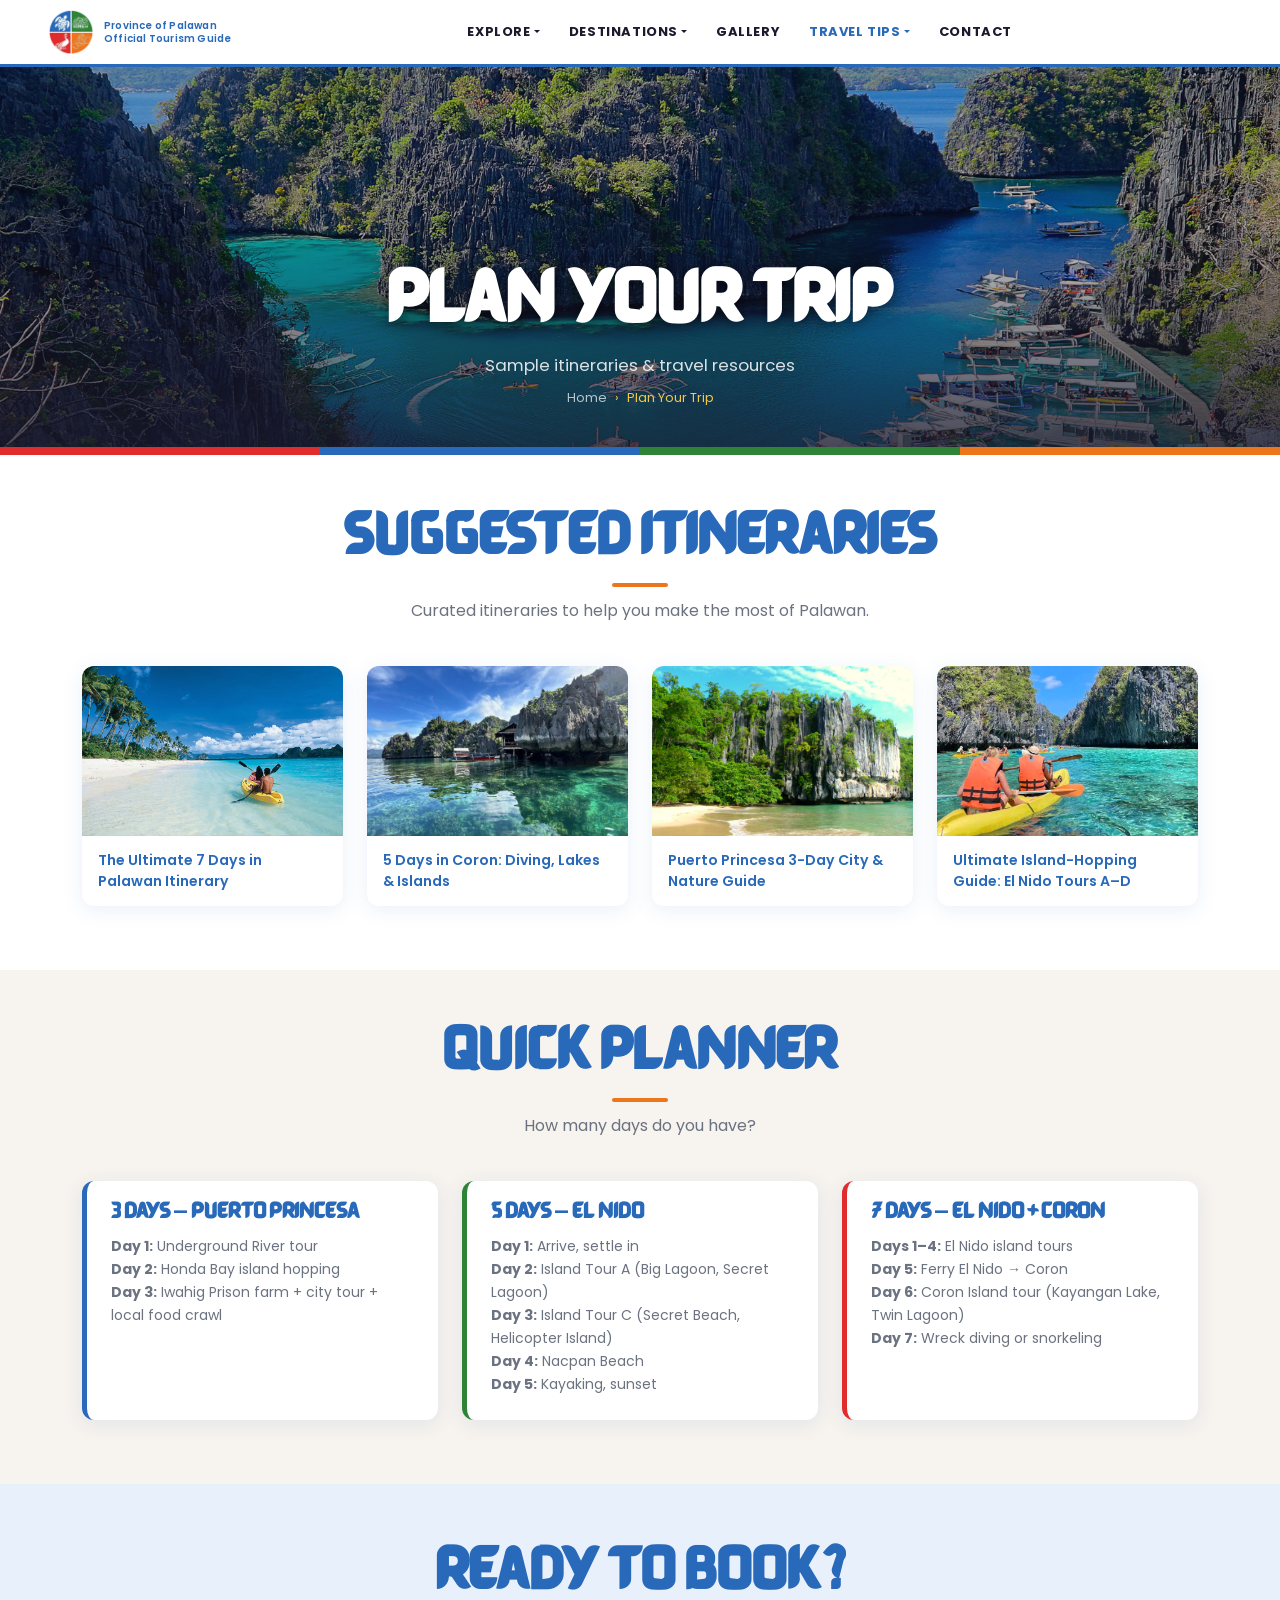
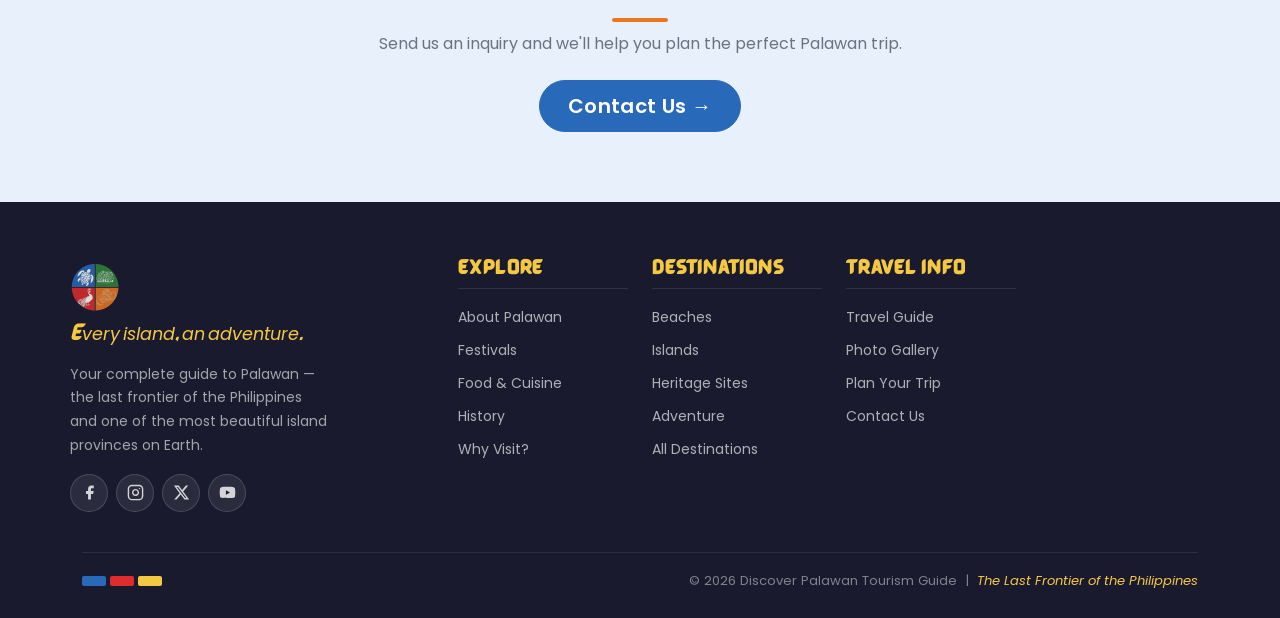
<file: plan-your-trip.html>
<!DOCTYPE html>
<html lang="en">
<head>
    <meta charset="UTF-8">
    <meta name="viewport" content="width=device-width, initial-scale=1">
    <meta name="description" content="Plan your perfect Palawan trip — sample itineraries and travel resources.">
    <title>Plan Your Trip — Discover Palawan</title>
    <link rel="icon" type="image/png" href="images/logo.png">
    <!-- Bootstrap 5 -->
    <link href="https://cdn.jsdelivr.net/npm/bootstrap@5.3.3/dist/css/bootstrap.min.css" rel="stylesheet">
    <!-- Bootstrap Icons -->
    <link href="https://cdn.jsdelivr.net/npm/bootstrap-icons@1.11.3/font/bootstrap-icons.min.css" rel="stylesheet">
    <!-- Custom CSS -->
    <link rel="stylesheet" href="css/style.css">
</head>
<body data-page="plan-your-trip">

<!-- Scroll Progress -->
<div id="scroll-progress"></div>

<!-- Loading Screen -->
<div id="page-loader">
    <div class="loader-logo"></div>
    <div class="loader-text">Loading Palawan...</div>
</div>

<!-- Navbar -->
<div id="navbar-placeholder"></div>

<div class="page-hero">
    <img src="images/header.jpg" alt="Plan Your Trip">
    <div class="page-hero-content">
        <h1>Plan Your Trip</h1>
        <p>Sample itineraries &amp; travel resources</p>
        <div class="page-breadcrumb"><a href="index.html">Home</a><span>›</span><span>Plan Your Trip</span></div>
    </div>
</div>
<div class="pattern-banner"></div>
<section class="py-5">
    <div class="container py-3">
        <h2 class="section-title slide-up">Suggested Itineraries</h2>
        <p class="section-intro slide-up delay-1">Curated itineraries to help you make the most of Palawan.</p>
        <div class="row g-4">
            <div class="col-6 col-lg-3 fade-in">
                <a href="https://postcardsfromtheworld.com/7-day-palawan-itinerary-the-best-route-for-a-self-drive-road-trip/" target="_blank" class="itinerary-card">
                    <img src="images/palawan_travel.webp" alt="El Nido Itinerary" loading="lazy">
                    <div class="it-body"><p>The Ultimate 7 Days in Palawan Itinerary</p></div>
                </a>
            </div>
            <div class="col-6 col-lg-3 fade-in delay-1">
                <a href="https://www.awanderfulsole.com/coron-in-5-days-under-p8000-a-budget-travel-guide-to-awesome-tours-cheap-eats-and-places-to-hit-the-sack/7" target="_blank" class="itinerary-card">
                    <img src="images/coron1.webp" alt="Coron Itinerary" loading="lazy">
                    <div class="it-body"><p>5 Days in Coron: Diving, Lakes &amp; Islands</p></div>
                </a>
            </div>
            <div class="col-6 col-lg-3 fade-in delay-2">
                <a href="https://www.elnidoparadise.com/island-hopping/el-nido-tours/" target="_blank" class="itinerary-card">
                    <img src="images/puerto.JPG" alt="Puerto Princesa Itinerary" loading="lazy">
                    <div class="it-body"><p>Puerto Princesa 3-Day City &amp; Nature Guide</p></div>
                </a>
            </div>
            <div class="col-6 col-lg-3 fade-in delay-3">
                <a href="https://www.elnidoparadise.com/island-hopping/el-nido-tours/" target="_blank" class="itinerary-card">
                    <img src="images/island_hopping1.jpg" alt="Island Hopping Guide" loading="lazy">
                    <div class="it-body"><p>Ultimate Island-Hopping Guide: El Nido Tours A–D</p></div>
                </a>
            </div>
        </div>
    </div>
</section>
<section class="py-5 bg-sand">
    <div class="container py-3">
        <h2 class="section-title slide-up">Quick Planner</h2>
        <p class="section-intro slide-up delay-1">How many days do you have?</p>
        <div class="row g-4">
            <div class="col-md-4 fade-in">
                <div class="tip-card" style="border-left-color:var(--ocean);">
                    <h3>3 Days — Puerto Princesa</h3>
                    <p><strong>Day 1:</strong> Underground River tour<br><strong>Day 2:</strong> Honda Bay island hopping<br><strong>Day 3:</strong> Iwahig Prison farm + city tour + local food crawl</p>
                </div>
            </div>
            <div class="col-md-4 fade-in delay-1">
                <div class="tip-card" style="border-left-color:var(--forest);">
                    <h3>5 Days — El Nido</h3>
                    <p><strong>Day 1:</strong> Arrive, settle in<br><strong>Day 2:</strong> Island Tour A (Big Lagoon, Secret Lagoon)<br><strong>Day 3:</strong> Island Tour C (Secret Beach, Helicopter Island)<br><strong>Day 4:</strong> Nacpan Beach<br><strong>Day 5:</strong> Kayaking, sunset</p>
                </div>
            </div>
            <div class="col-md-4 fade-in delay-2">
                <div class="tip-card" style="border-left-color:var(--coral);">
                    <h3>7 Days — El Nido + Coron</h3>
                    <p><strong>Days 1–4:</strong> El Nido island tours<br><strong>Day 5:</strong> Ferry El Nido → Coron<br><strong>Day 6:</strong> Coron Island tour (Kayangan Lake, Twin Lagoon)<br><strong>Day 7:</strong> Wreck diving or snorkeling</p>
                </div>
            </div>
        </div>
    </div>
</section>
<section class="cta-section">
    <div class="container">
        <h2 class="section-title slide-up">Ready to Book?</h2>
        <p class="slide-up delay-1">Send us an inquiry and we'll help you plan the perfect Palawan trip.</p>
        <a href="contact.html" class="btn btn-primary btn-lg slide-up delay-2">Contact Us →</a>
    </div>
</section>

<!-- Scroll to Top -->
<button id="scroll-top" title="Back to top"><i class="bi bi-arrow-up"></i></button>

<!-- Footer -->
<div id="footer-placeholder"></div>

<!-- Bootstrap JS -->
<script src="https://cdn.jsdelivr.net/npm/bootstrap@5.3.3/dist/js/bootstrap.bundle.min.js"></script>
<!-- Data -->
<script src="js/data.js"></script>
<!-- Components -->
<script src="js/components.js"></script>
<!-- Main Script -->
<script src="js/script.js"></script>
</body>
</html>
</file>
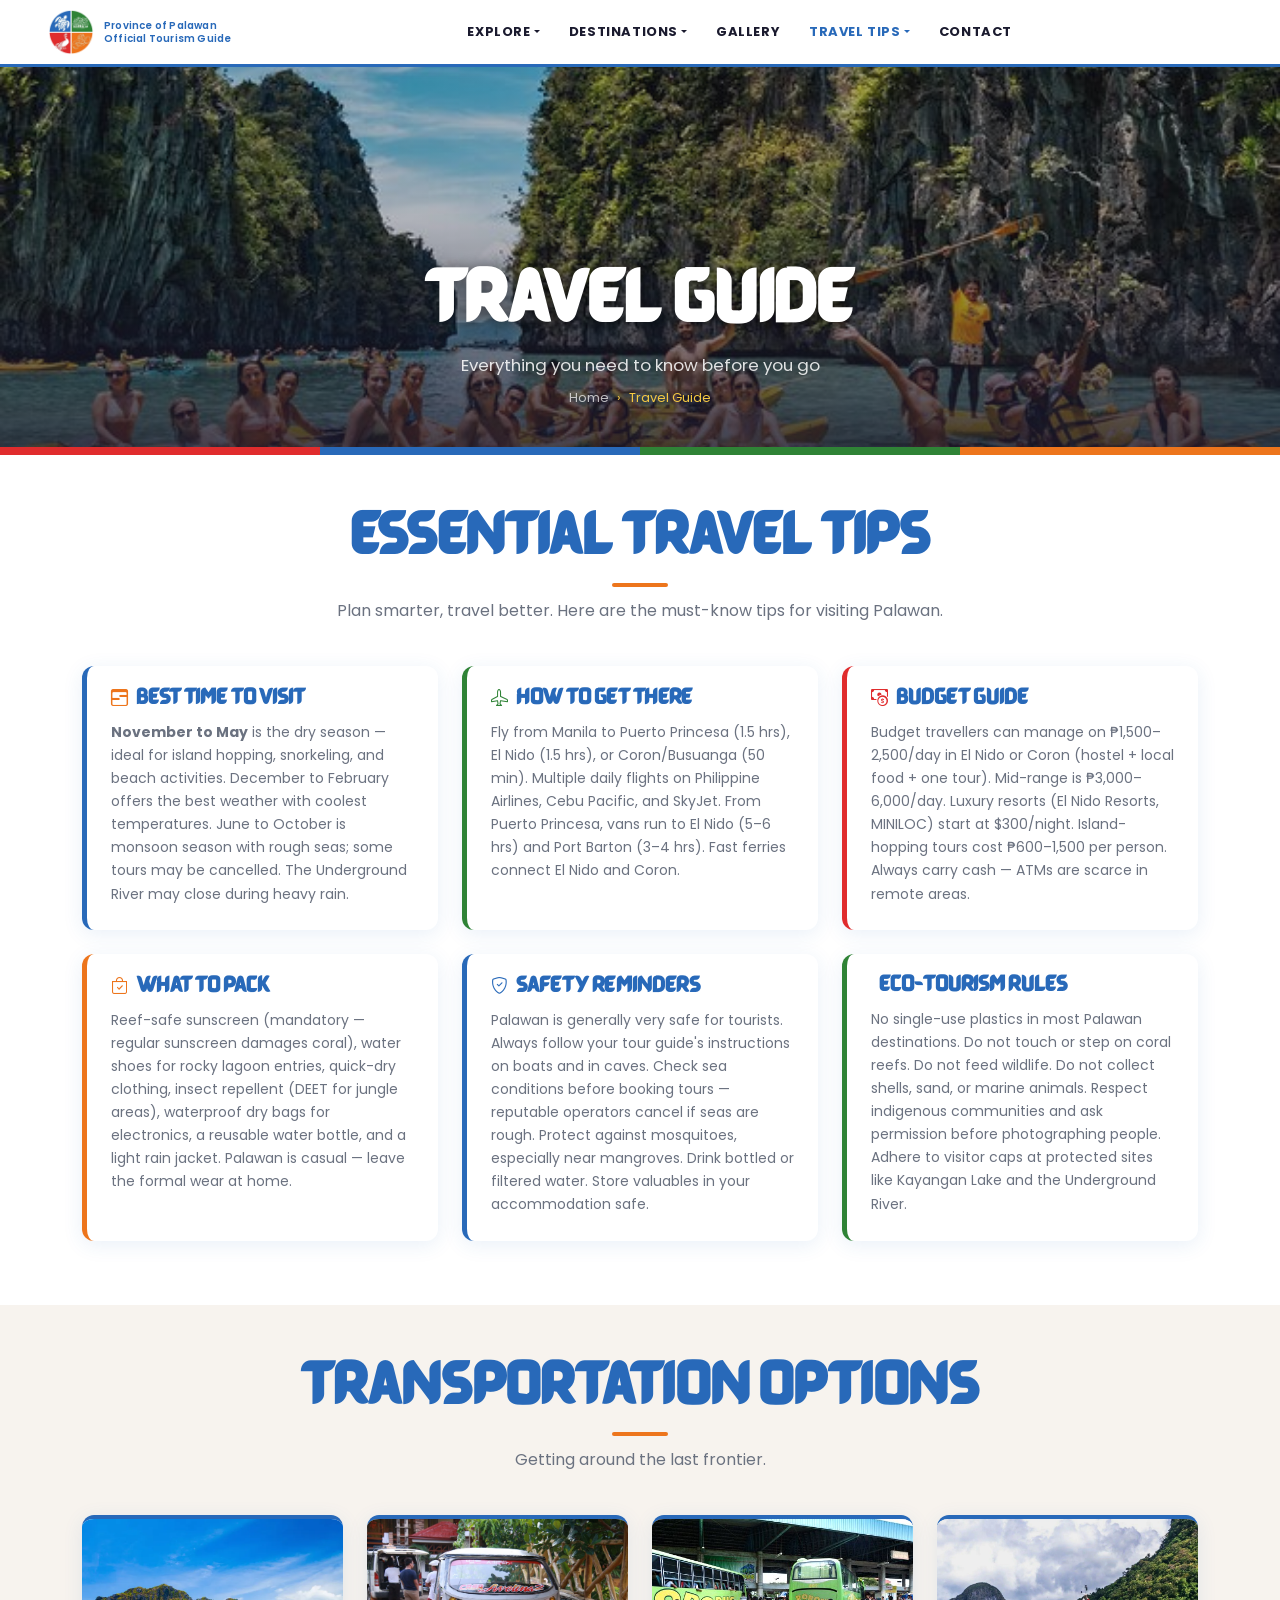
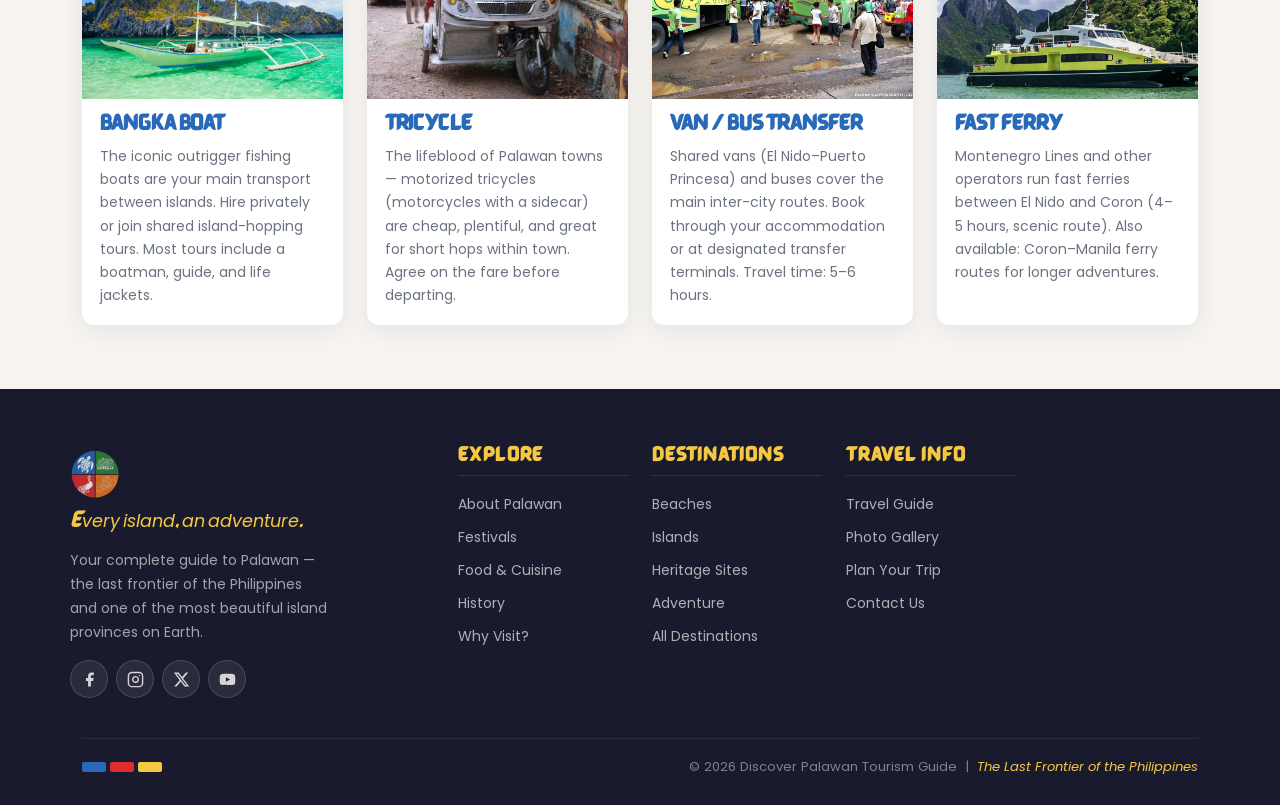
<file: travel-tips.html>
<!DOCTYPE html>
<html lang="en">
<head>
    <meta charset="UTF-8">
    <meta name="viewport" content="width=device-width, initial-scale=1">
    <meta name="description" content="Essential Palawan travel tips — best time to visit, transportation, safety, and packing advice.">
    <title>Travel Guide — Discover Palawan</title>
    <link rel="icon" type="image/png" href="images/logo.png">
    <!-- Bootstrap 5 -->
    <link href="https://cdn.jsdelivr.net/npm/bootstrap@5.3.3/dist/css/bootstrap.min.css" rel="stylesheet">
    <!-- Bootstrap Icons -->
    <link href="https://cdn.jsdelivr.net/npm/bootstrap-icons@1.11.3/font/bootstrap-icons.min.css" rel="stylesheet">
    <!-- Custom CSS -->
    <link rel="stylesheet" href="css/style.css">
</head>
<body data-page="travel-tips">

<!-- Scroll Progress -->
<div id="scroll-progress"></div>

<!-- Loading Screen -->
<div id="page-loader">
    <div class="loader-logo"></div>
    <div class="loader-text">Loading Palawan...</div>
</div>

<!-- Navbar -->
<div id="navbar-placeholder"></div>

<div class="page-hero">
    <img src="images/island_hopping.jpg" alt="Travel Tips">
    <div class="page-hero-content">
        <h1>Travel Guide</h1>
        <p>Everything you need to know before you go</p>
        <div class="page-breadcrumb"><a href="index.html">Home</a><span>›</span><span>Travel Guide</span></div>
    </div>
</div>
<div class="pattern-banner"></div>

<section class="py-5">
    <div class="container py-3">
        <h2 class="section-title slide-up">Essential Travel Tips</h2>
        <p class="section-intro slide-up delay-1">Plan smarter, travel better. Here are the must-know tips for visiting Palawan.</p>
        <div class="row g-4">
            <div class="col-md-6 col-lg-4 fade-in">
                <div class="tip-card">
                    <h3><i class="bi bi-calendar3-range me-2" style="color:var(--sunset);"></i>Best Time to Visit</h3>
                    <p><strong>November to May</strong> is the dry season — ideal for island hopping, snorkeling, and beach activities. December to February offers the best weather with coolest temperatures. June to October is monsoon season with rough seas; some tours may be cancelled. The Underground River may close during heavy rain.</p>
                </div>
            </div>
            <div class="col-md-6 col-lg-4 fade-in delay-1">
                <div class="tip-card" style="border-left-color:var(--forest);">
                    <h3><i class="bi bi-airplane me-2" style="color:var(--forest);"></i>How to Get There</h3>
                    <p>Fly from Manila to Puerto Princesa (1.5 hrs), El Nido (1.5 hrs), or Coron/Busuanga (50 min). Multiple daily flights on Philippine Airlines, Cebu Pacific, and SkyJet. From Puerto Princesa, vans run to El Nido (5–6 hrs) and Port Barton (3–4 hrs). Fast ferries connect El Nido and Coron.</p>
                </div>
            </div>
            <div class="col-md-6 col-lg-4 fade-in delay-2">
                <div class="tip-card" style="border-left-color:var(--coral);">
                    <h3><i class="bi bi-cash-coin me-2" style="color:var(--coral);"></i>Budget Guide</h3>
                    <p>Budget travellers can manage on ₱1,500–2,500/day in El Nido or Coron (hostel + local food + one tour). Mid-range is ₱3,000–6,000/day. Luxury resorts (El Nido Resorts, MINILOC) start at $300/night. Island-hopping tours cost ₱600–1,500 per person. Always carry cash — ATMs are scarce in remote areas.</p>
                </div>
            </div>
            <div class="col-md-6 col-lg-4 fade-in delay-1">
                <div class="tip-card" style="border-left-color:var(--sunset);">
                    <h3><i class="bi bi-bag-check me-2" style="color:var(--sunset);"></i>What to Pack</h3>
                    <p>Reef-safe sunscreen (mandatory — regular sunscreen damages coral), water shoes for rocky lagoon entries, quick-dry clothing, insect repellent (DEET for jungle areas), waterproof dry bags for electronics, a reusable water bottle, and a light rain jacket. Palawan is casual — leave the formal wear at home.</p>
                </div>
            </div>
            <div class="col-md-6 col-lg-4 fade-in delay-2">
                <div class="tip-card" style="border-left-color:var(--ocean);">
                    <h3><i class="bi bi-shield-check me-2" style="color:var(--ocean);"></i>Safety Reminders</h3>
                    <p>Palawan is generally very safe for tourists. Always follow your tour guide's instructions on boats and in caves. Check sea conditions before booking tours — reputable operators cancel if seas are rough. Protect against mosquitoes, especially near mangroves. Drink bottled or filtered water. Store valuables in your accommodation safe.</p>
                </div>
            </div>
            <div class="col-md-6 col-lg-4 fade-in delay-3">
                <div class="tip-card" style="border-left-color:var(--forest);">
                    <h3><i class="bi bi-leaf me-2" style="color:var(--forest);"></i>Eco-Tourism Rules</h3>
                    <p>No single-use plastics in most Palawan destinations. Do not touch or step on coral reefs. Do not feed wildlife. Do not collect shells, sand, or marine animals. Respect indigenous communities and ask permission before photographing people. Adhere to visitor caps at protected sites like Kayangan Lake and the Underground River.</p>
                </div>
            </div>
        </div>
    </div>
</section>

<section class="py-5 bg-sand">
    <div class="container py-3">
        <h2 class="section-title slide-up">Transportation Options</h2>
        <p class="section-intro slide-up delay-1">Getting around the last frontier.</p>
        <div class="row g-4">
            <div class="col-md-6 col-lg-3 fade-in">
                <div class="highlight-card">
                    <img src="images/bangka.webp" alt="Boat" loading="lazy">
                    <div class="hc-body"><h3>Bangka Boat</h3><p>The iconic outrigger fishing boats are your main transport between islands. Hire privately or join shared island-hopping tours. Most tours include a boatman, guide, and life jackets.</p></div>
                </div>
            </div>
            <div class="col-md-6 col-lg-3 fade-in delay-1">
                <div class="highlight-card">
                    <img src="images/tricycle.webp" alt="Tricycle" loading="lazy">
                    <div class="hc-body"><h3>Tricycle</h3><p>The lifeblood of Palawan towns — motorized tricycles (motorcycles with a sidecar) are cheap, plentiful, and great for short hops within town. Agree on the fare before departing.</p></div>
                </div>
            </div>
            <div class="col-md-6 col-lg-3 fade-in delay-2">
                <div class="highlight-card">
                    <img src="images/bus.jpg" alt="Van Transfer" loading="lazy">
                    <div class="hc-body"><h3>Van / Bus Transfer</h3><p>Shared vans (El Nido–Puerto Princesa) and buses cover the main inter-city routes. Book through your accommodation or at designated transfer terminals. Travel time: 5–6 hours.</p></div>
                </div>
            </div>
            <div class="col-md-6 col-lg-3 fade-in delay-3">
                <div class="highlight-card">
                    <img src="images/ferry.webp" alt="Ferry" loading="lazy">
                    <div class="hc-body"><h3>Fast Ferry</h3><p>Montenegro Lines and other operators run fast ferries between El Nido and Coron (4–5 hours, scenic route). Also available: Coron–Manila ferry routes for longer adventures.</p></div>
                </div>
            </div>
        </div>
    </div>
</section>

<!-- Scroll to Top -->
<button id="scroll-top" title="Back to top"><i class="bi bi-arrow-up"></i></button>

<!-- Footer -->
<div id="footer-placeholder"></div>

<!-- Bootstrap JS -->
<script src="https://cdn.jsdelivr.net/npm/bootstrap@5.3.3/dist/js/bootstrap.bundle.min.js"></script>
<!-- Data -->
<script src="js/data.js"></script>
<!-- Components -->
<script src="js/components.js"></script>
<!-- Main Script -->
<script src="js/script.js"></script>
</body>
</html>
</file>
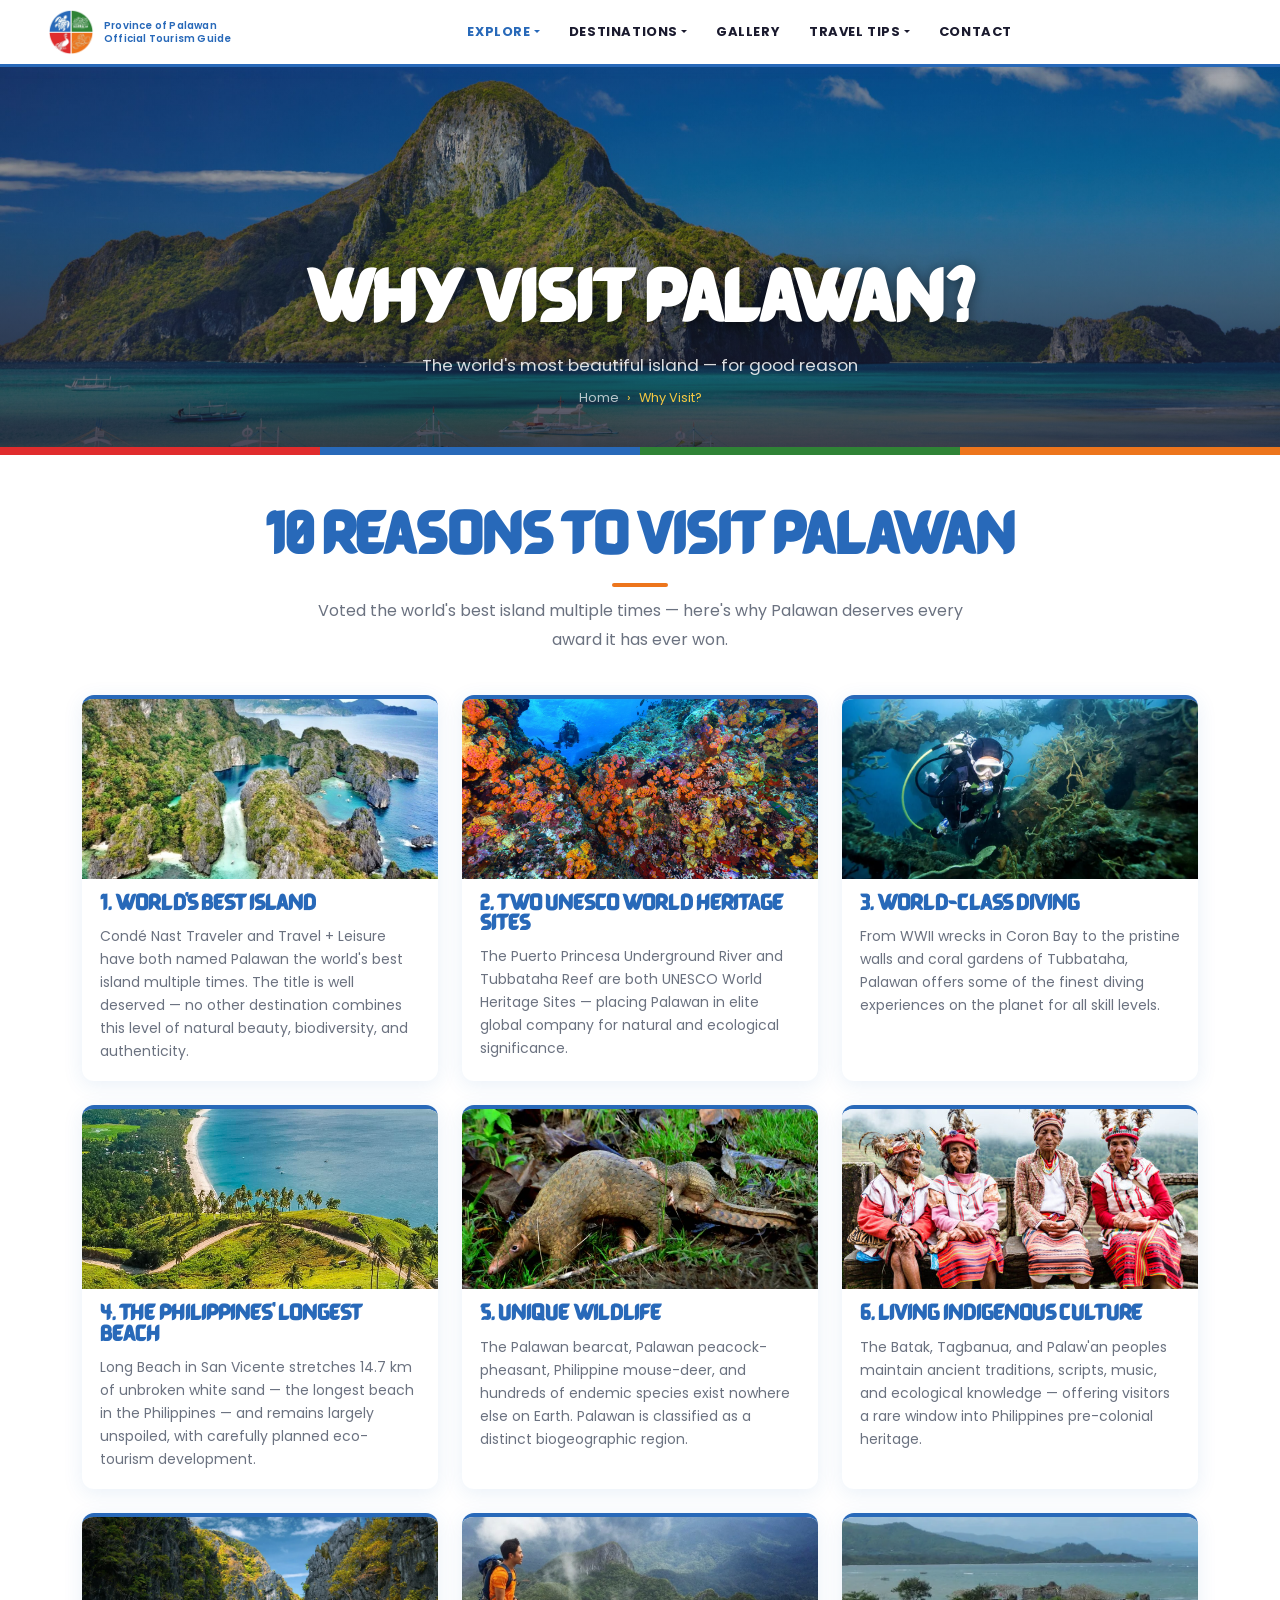
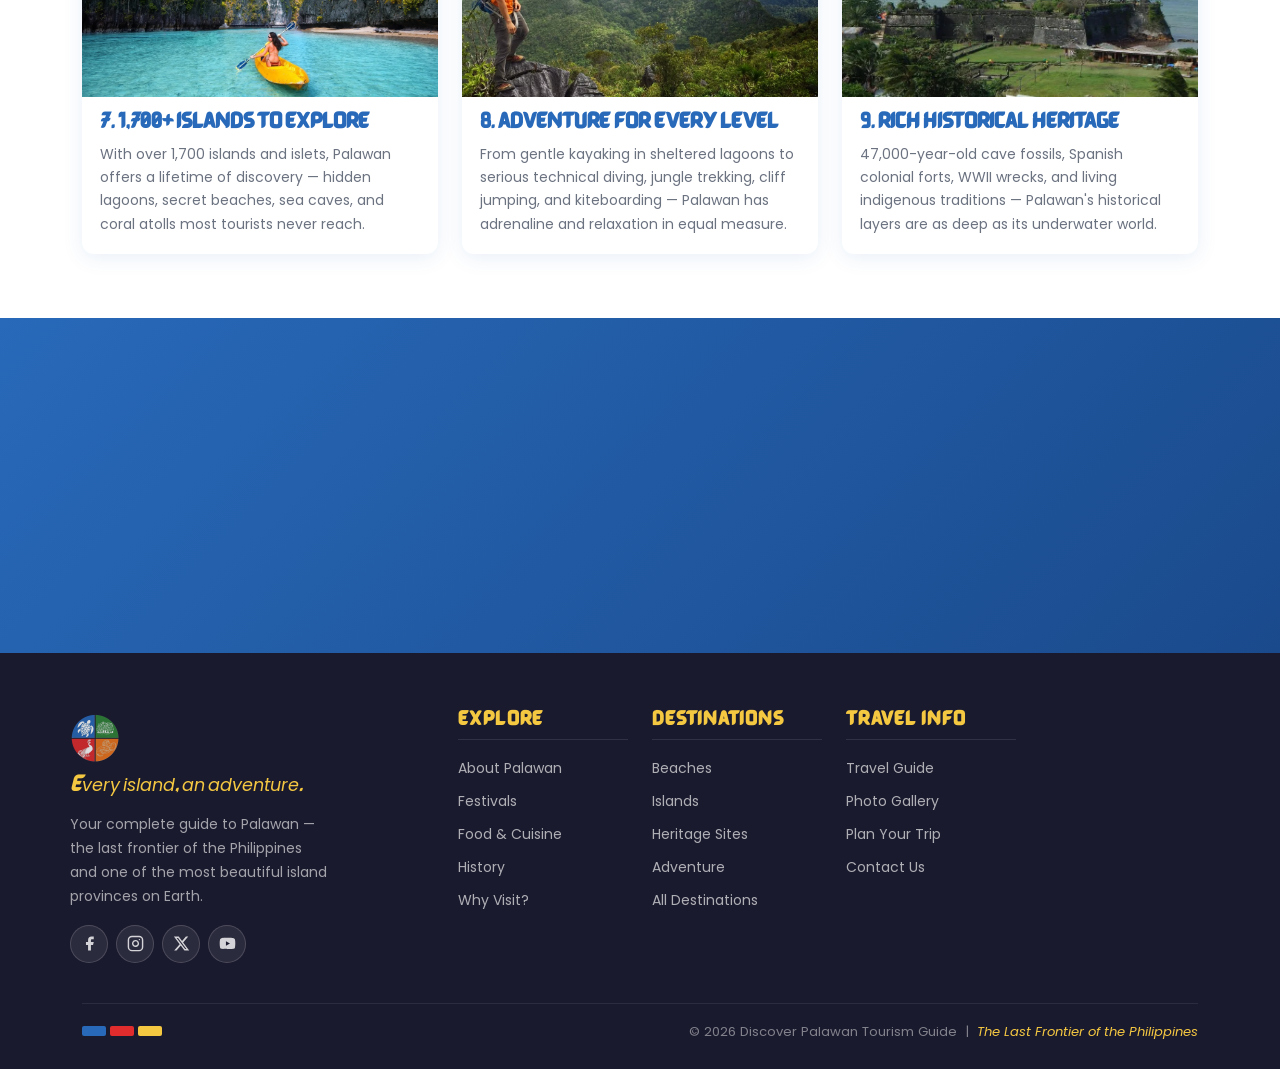
<file: why-visit.html>
<!DOCTYPE html>
<html lang="en">
<head>
    <meta charset="UTF-8">
    <meta name="viewport" content="width=device-width, initial-scale=1">
    <meta name="description" content="Discover why Palawan is voted the world's best island — reasons to visit the last frontier of the Philippines.">
    <title>Why Visit Palawan? — Discover Palawan</title>
    <link rel="icon" type="image/png" href="images/logo.png">
    <link href="https://cdn.jsdelivr.net/npm/bootstrap@5.3.3/dist/css/bootstrap.min.css" rel="stylesheet">
    <link href="https://cdn.jsdelivr.net/npm/bootstrap-icons@1.11.3/font/bootstrap-icons.min.css" rel="stylesheet">
    <link rel="stylesheet" href="css/style.css">
</head>
<body data-page="why-visit">
<div id="scroll-progress"></div>
<div id="page-loader"><div class="loader-logo"></div><div class="loader-text">Loading Palawan...</div></div>
<div id="navbar-placeholder"></div>

<div class="page-hero"><img src="images/el_nido.jpg" alt="Why Visit Palawan">
<div class="page-hero-content"><h1>Why Visit Palawan?</h1><p>The world's most beautiful island — for good reason</p>
<div class="page-breadcrumb"><a href="index.html">Home</a><span>›</span><span>Why Visit?</span></div></div></div>
<div class="pattern-banner"></div>
<section class="py-5"><div class="container py-3">
<h2 class="section-title slide-up">10 Reasons to Visit Palawan</h2>
<p class="section-intro slide-up delay-1">Voted the world's best island multiple times — here's why Palawan deserves every award it has ever won.</p>
<div class="row g-4">
<div class="col-md-6 col-lg-4 fade-in"><div class="highlight-card"><img src="images/island1.webp" alt="Best Island" loading="lazy"><div class="hc-body"><h3>1. World's Best Island</h3><p>Condé Nast Traveler and Travel + Leisure have both named Palawan the world's best island multiple times. The title is well deserved — no other destination combines this level of natural beauty, biodiversity, and authenticity.</p></div></div></div>
<div class="col-md-6 col-lg-4 fade-in delay-1"><div class="highlight-card"><img src="images/reef.jpg" alt="UNESCO Sites" loading="lazy"><div class="hc-body"><h3>2. Two UNESCO World Heritage Sites</h3><p>The Puerto Princesa Underground River and Tubbataha Reef are both UNESCO World Heritage Sites — placing Palawan in elite global company for natural and ecological significance.</p></div></div></div>
<div class="col-md-6 col-lg-4 fade-in delay-2"><div class="highlight-card"><img src="images/diving1.webp" alt="Diving" loading="lazy"><div class="hc-body"><h3>3. World-Class Diving</h3><p>From WWII wrecks in Coron Bay to the pristine walls and coral gardens of Tubbataha, Palawan offers some of the finest diving experiences on the planet for all skill levels.</p></div></div></div>
<div class="col-md-6 col-lg-4 fade-in delay-1"><div class="highlight-card"><img src="images/san_vicente.jpg" alt="Longest Beach" loading="lazy"><div class="hc-body"><h3>4. The Philippines' Longest Beach</h3><p>Long Beach in San Vicente stretches 14.7 km of unbroken white sand — the longest beach in the Philippines — and remains largely unspoiled, with carefully planned eco-tourism development.</p></div></div></div>
<div class="col-md-6 col-lg-4 fade-in delay-2"><div class="highlight-card"><img src="images/wild_life.avif" alt="Wildlife" loading="lazy"><div class="hc-body"><h3>5. Unique Wildlife</h3><p>The Palawan bearcat, Palawan peacock-pheasant, Philippine mouse-deer, and hundreds of endemic species exist nowhere else on Earth. Palawan is classified as a distinct biogeographic region.</p></div></div></div>
<div class="col-md-6 col-lg-4 fade-in delay-3"><div class="highlight-card"><img src="images/indi_ppl.jpg" alt="Culture" loading="lazy"><div class="hc-body"><h3>6. Living Indigenous Culture</h3><p>The Batak, Tagbanua, and Palaw'an peoples maintain ancient traditions, scripts, music, and ecological knowledge — offering visitors a rare window into Philippines pre-colonial heritage.</p></div></div></div>
<div class="col-md-6 col-lg-4 fade-in"><div class="highlight-card"><img src="images/kayaking.webp" alt="1700 Islands" loading="lazy"><div class="hc-body"><h3>7. 1,700+ Islands to Explore</h3><p>With over 1,700 islands and islets, Palawan offers a lifetime of discovery — hidden lagoons, secret beaches, sea caves, and coral atolls most tourists never reach.</p></div></div></div>
<div class="col-md-6 col-lg-4 fade-in delay-1"><div class="highlight-card"><img src="images/hiking1.jpg" alt="Adventure" loading="lazy"><div class="hc-body"><h3>8. Adventure for Every Level</h3><p>From gentle kayaking in sheltered lagoons to serious technical diving, jungle trekking, cliff jumping, and kiteboarding — Palawan has adrenaline and relaxation in equal measure.</p></div></div></div>
<div class="col-md-6 col-lg-4 fade-in delay-2"><div class="highlight-card"><img src="images/taytay.webp" alt="History" loading="lazy"><div class="hc-body"><h3>9. Rich Historical Heritage</h3><p>47,000-year-old cave fossils, Spanish colonial forts, WWII wrecks, and living indigenous traditions — Palawan's historical layers are as deep as its underwater world.</p></div></div></div>
</div></div></section>
<section class="newsletter-section">
<div class="container">
<h2 class="section-title white slide-up">Plan Your Visit Today</h2>
<p class="section-intro white slide-up delay-1">Ready to experience Palawan for yourself? Start your adventure.</p>
<div class="d-flex flex-wrap justify-content-center gap-3 slide-up delay-2">
<a href="destinations.html" class="btn btn-sunset btn-lg">Explore Destinations</a>
<a href="contact.html" class="btn btn-outline-light btn-lg">Contact Us</a>
</div>
</div>
</section>

<button id="scroll-top" title="Back to top"><i class="bi bi-arrow-up"></i></button>
<div id="footer-placeholder"></div>
<script src="https://cdn.jsdelivr.net/npm/bootstrap@5.3.3/dist/js/bootstrap.bundle.min.js"></script>
<script src="js/data.js"></script>
<script src="js/components.js"></script>
<script src="js/script.js"></script>
</body></html>
</file>
<file: css/style.css>
/* ============================================================
   DISCOVER PALAWAN — Complete Custom Stylesheet
   css/style.css
   ============================================================ */

@import url('https://fonts.googleapis.com/css2?family=Poppins:wght@300;400;500;600;700&family=Open+Sans:wght@300;400;600&display=swap');

/* styles.css */

@font-face {
    font-family: 'Barabara';
    src: url('../fonts/barabara-final.otf') format('opentype');
    font-weight: normal;
    font-style: normal;
}

/* ============================================================
   CSS VARIABLES
   ============================================================ */
:root {
    --ocean:         #2869b9;
    --ocean-dark:    #1a4a8c;
    --ocean-light:   #e8f0fb;
    --forest:        #2f8336;
    --coral:         #e02c2d;
    --sunset:        #ed751c;
    --sunset-light:  #fef2e8;
    --sand:          #f7f3ee;
    --dark:          #1a1a2e;
    --text:          #2c2c3e;
    --muted:         #6b7280;
    --border:        #e2e8f0;
    --gold:          #f5c842;
    --glass:         rgba(255,255,255,0.12);
    --glass-border:  rgba(255,255,255,0.25);
    --radius:        12px;
    --radius-lg:     20px;
    --shadow:        0 4px 20px rgba(40,104,185,0.1);
    --shadow-md:     0 8px 32px rgba(40,104,185,0.18);
    --shadow-lg:     0 16px 48px rgba(40,104,185,0.22);
    --transition:    0.3s ease;
    --font-heading:  'Barabara','Poppins', Georgia, serif;
    --font-body:     'Poppins', 'Open Sans', sans-serif;
}

/* ============================================================
   RESET & BASE
   ============================================================ */
*, *::before, *::after { box-sizing: border-box; }

html { scroll-behavior: smooth; }

body {
    font-family: var(--font-body);
    color: var(--text);
    background: #ffffff;
    overflow-x: hidden;
}

h1, h2, h3, h4, h5, h6 {
    font-family: var(--font-heading);
    font-weight: 700;
    text-transform: uppercase;
    line-height: 1.2;
}

img { max-width: 100%; }

/* ============================================================
   LOADING SCREEN
   ============================================================ */
#page-loader {
    position: fixed;
    inset: 0;
    background: var(--dark);
    z-index: 9999;
    display: flex;
    flex-direction: column;
    align-items: center;
    justify-content: center;
    transition: opacity 0.5s ease, visibility 0.5s ease;
}

#page-loader.loader-hidden {
    opacity: 0;
    visibility: hidden;
}

.loader-logo {
    width: 70px;
    height: 70px;
    border-radius: 50%;
    border: 3px solid rgba(255,255,255,0.1);
    border-top-color: var(--sunset);
    animation: spin 1s linear infinite;
    margin-bottom: 20px;
}

.loader-text {
    color: rgba(255,255,255,0.8);
    font-size: 0.9rem;
    letter-spacing: 3px;
    text-transform: uppercase;
    animation: pulse 1.5s ease infinite;
}

@keyframes spin { to { transform: rotate(360deg); } }
@keyframes pulse { 0%, 100% { opacity: 0.5; } 50% { opacity: 1; } }

/* ============================================================
   SCROLL PROGRESS BAR
   ============================================================ */
#scroll-progress {
    position: fixed;
    top: 0;
    left: 0;
    height: 3px;
    background: linear-gradient(90deg, var(--coral), var(--sunset), var(--ocean));
    z-index: 9998;
    width: 0%;
    transition: width 0.1s linear;
}

/* ============================================================
   SCROLL TO TOP
   ============================================================ */
#scroll-top {
    position: fixed;
    bottom: 30px;
    right: 30px;
    width: 46px;
    height: 46px;
    background: var(--ocean);
    color: #fff;
    border: none;
    border-radius: 50%;
    font-size: 1.2rem;
    cursor: pointer;
    z-index: 999;
    opacity: 0;
    visibility: hidden;
    transform: translateY(10px);
    transition: all var(--transition);
    box-shadow: 0 4px 14px rgba(40,104,185,0.35);
}

#scroll-top.visible {
    opacity: 1;
    visibility: visible;
    transform: translateY(0);
}

#scroll-top:hover {
    background: var(--coral);
    transform: translateY(-3px);
}

/* ============================================================
   SCROLL ANIMATIONS
   ============================================================ */
.fade-in { opacity: 0; transform: translateY(30px); transition: opacity 0.7s ease, transform 0.7s ease; }
.slide-up { opacity: 0; transform: translateY(50px); transition: opacity 0.7s ease, transform 0.7s ease; }
.slide-left { opacity: 0; transform: translateX(-40px); transition: opacity 0.7s ease, transform 0.7s ease; }
.slide-right { opacity: 0; transform: translateX(40px); transition: opacity 0.7s ease, transform 0.7s ease; }

.fade-in.animated,
.slide-up.animated,
.slide-left.animated,
.slide-right.animated { opacity: 1; transform: none; }

.delay-1 { transition-delay: 0.1s; }
.delay-2 { transition-delay: 0.2s; }
.delay-3 { transition-delay: 0.3s; }
.delay-4 { transition-delay: 0.4s; }
.delay-5 { transition-delay: 0.5s; }

/* ============================================================
   BOOTSTRAP OVERRIDES
   ============================================================ */
.btn-primary {
    background: var(--ocean);
    border-color: var(--ocean);
    font-weight: 600;
    border-radius: 40px;
    padding: 10px 28px;
    transition: all var(--transition);
    letter-spacing: 0.3px;
}

.btn-primary:hover, .btn-primary:focus {
    background: var(--ocean-dark);
    border-color: var(--ocean-dark);
    transform: translateY(-2px);
    box-shadow: 0 8px 20px rgba(40,104,185,0.3);
}

.btn-outline-light {
    border-radius: 40px;
    padding: 10px 28px;
    font-weight: 600;
    transition: all var(--transition);
}
.btn-outline-light:hover { transform: translateY(-2px); }

.btn-coral {
    background: var(--coral);
    border-color: var(--coral);
    color: #fff;
    font-weight: 600;
    border-radius: 40px;
    padding: 10px 28px;
    transition: all var(--transition);
}
.btn-coral:hover {
    background: #c0211f;
    color: #fff;
    transform: translateY(-2px);
}

.btn-sunset {
    background: var(--sunset);
    border-color: var(--sunset);
    color: #fff;
    font-weight: 600;
    border-radius: 40px;
    padding: 10px 28px;
    transition: all var(--transition);
}
.btn-sunset:hover {
    background: #d4640f;
    color: #fff;
    transform: translateY(-2px);
}

/* ============================================================
   NAVBAR
   ============================================================ */
.navbar {
    background: #ffffff !important;
    border-bottom: 3px solid var(--ocean);
    box-shadow: 0 2px 12px rgba(40,104,185,0.08);
    padding: 0 1.5rem;
    min-height: 65px;
    transition: all 0.3s ease;
    z-index: 1030;
}

.navbar.navbar-scrolled {
    box-shadow: 0 4px 20px rgba(40,104,185,0.15);
    min-height: 58px;
}

.navbar-brand {
    display: flex;
    align-items: center;
    gap: 10px;
    text-decoration: none;
}

.navbar-brand .logo { height: 46px; width: auto; }

.logo-official {
    display: flex;
    flex-direction: column;
    line-height: 1.3;
}

.logo-official span {
    font-size: 10px;
    font-weight: 600;
    color: var(--ocean);
    letter-spacing: 0.2px;
    white-space: nowrap;
    font-family: var(--font-body);
}

.navbar .nav-link {
    font-family: var(--font-body);
    font-size: 13px;
    font-weight: 700;
    color: var(--dark) !important;
    text-transform: uppercase;
    letter-spacing: 0.6px;
    padding: 1.4rem 0.9rem !important;
    white-space: nowrap;
    transition: color var(--transition);
}

.navbar .nav-link:hover,
.navbar .nav-link:focus,
.navbar .nav-link.active { color: var(--ocean) !important; }

.navbar .dropdown-menu {
    border: none;
    border-top: 3px solid var(--ocean);
    border-radius: 0 0 var(--radius) var(--radius);
    box-shadow: var(--shadow-md);
    padding: 8px 0;
    min-width: 210px;
    animation: dropFade 0.2s ease;
}

@keyframes dropFade {
    from { opacity: 0; transform: translateY(-8px); }
    to { opacity: 1; transform: translateY(0); }
}

.navbar .dropdown-item {
    font-size: 13.5px;
    font-family: var(--font-body);
    color: var(--text);
    padding: 9px 18px;
    transition: background var(--transition), color var(--transition), padding-left var(--transition);
}

.navbar .dropdown-item:hover {
    background: var(--ocean-light);
    color: var(--ocean);
    padding-left: 24px;
}

.dropdown-heading {
    font-size: 10px;
    font-weight: 700;
    text-transform: uppercase;
    letter-spacing: 1.2px;
    color: var(--ocean);
    padding: 10px 18px 4px;
    pointer-events: none;
}

.navbar-toggler {
    border: none;
    outline: none;
    box-shadow: none !important;
}

/* ============================================================
   SECTION DEFAULTS
   ============================================================ */
.section-title {
    font-family: var(--font-heading);
    font-size: clamp(1.8rem, 3.5vw, 3rem);
    color: var(--ocean);
    text-align: center;
    margin-bottom: 10px;
    position: relative;
    font-weight: 700;
}

.section-title::after {
    content: "";
    display: block;
    width: 56px;
    height: 4px;
    border-radius: 2px;
    background: var(--sunset);
    margin: 10px auto 0;
}

.section-title.white { color: #fff; }
.section-title.white::after { background: var(--gold); }

.section-intro {
    text-align: center;
    color: var(--muted);
    font-size: 1rem;
    max-width: 680px;
    margin: 0 auto 40px;
    line-height: 1.8;
}

.section-intro.white { color: rgba(255,255,255,0.8); }

.bg-sand { background-color: var(--sand); }
.bg-ocean { background-color: var(--ocean); }
.bg-ocean-dark { background-color: var(--ocean-dark); }
.bg-dark-custom { background-color: var(--dark); }

/* ============================================================
   HERO — MAIN (index page)
   ============================================================ */
.hero-section {
    position: relative;
    height: calc(100vh - 36px);
    min-height: 680px;
    overflow: hidden;
    isolation: isolate;
    background: var(--dark);
}

.hero-slides {
    position: absolute;
    inset: 0;
    width: 100%;
    height: 108%;
    will-change: transform;
    transform: scale(1.02);
}

.hero-section .hero-img,
.hero-slide {
    position: absolute;
    inset: 0;
    width: 100%;
    height: 100%;
    object-fit: cover;
    object-position: center 45%;
    opacity: 0;
    transform: scale(1.04);
    transition: opacity 1s ease, transform 6s ease;
}

.hero-slide.active {
    opacity: 1;
    transform: scale(1);
}

.hero-slide-dots {
    position: absolute;
    left: clamp(20px, 4vw, 54px);
    top: 50%;
    z-index: 5;
    display: flex;
    flex-direction: column;
    gap: 13px;
    transform: translateY(-50%);
}

.hero-slide-dots button {
    width: 10px;
    height: 10px;
    padding: 0;
    border: 1px solid rgba(255,255,255,0.78);
    border-radius: 50%;
    background: rgba(255,255,255,0.18);
    cursor: pointer;
    transition: background var(--transition), border-color var(--transition), box-shadow var(--transition), transform var(--transition);
}

.hero-slide-dots button.active {
    background: #fff;
    border-color: #fff;
    box-shadow: 0 0 0 6px rgba(255,255,255,0.18);
    transform: scale(1.08);
}

.hero-section .hero-overlay {
    position: absolute;
    inset: 0;
    background:
        linear-gradient(180deg, rgba(26,26,46,0.1) 0%, rgba(26,26,46,0.18) 45%, rgba(26,26,46,0.78) 100%),
        linear-gradient(90deg, rgba(40,105,185,0.44) 0%, rgba(26,26,46,0.08) 42%, rgba(224,44,45,0.32) 100%);
    display: flex;
    flex-direction: column;
    align-items: center;
    justify-content: center;
    text-align: center;
    padding: 120px 24px;
    z-index: 2;
}

.hero-section::before {
    content: "";
    position: absolute;
    inset: 0;
    z-index: 1;
    pointer-events: none;
    background:
        radial-gradient(circle at 18% 22%, rgba(245,200,66,0.26), transparent 20%),
        radial-gradient(circle at 82% 24%, rgba(237,117,28,0.22), transparent 22%);
    mix-blend-mode: screen;
}

.hero-section::after {
    content: "";
    position: absolute;
    left: 0;
    right: 0;
    bottom: 0;
    height: 9px;
    z-index: 4;
    background: linear-gradient(90deg, var(--ocean), var(--gold), var(--coral), var(--sunset));
}

.hero-campaign {
    max-width: 980px;
    margin: 0 auto;
    display: flex;
    flex-direction: column;
    align-items: center;
    gap: clamp(28px, 4vw, 48px);
    animation: heroTitleIn 1s ease both;
}

#particle-canvas {
    position: absolute;
    inset: 0;
    width: 100%;
    height: 100%;
    z-index: 1;
    pointer-events: none;
    opacity: 0;
}

.hero-section .hero-overlay h1 {
    font-family: var(--font-heading);
    font-size: clamp(4rem, 10vw, 9rem);
    color: #ffffff;
    text-shadow: 0 5px 26px rgba(0,0,0,0.38);
    margin-bottom: 0;
    letter-spacing: 0;
    line-height: 0.9;
}

.hero-subtitle {
    font-size: clamp(1.05rem, 2vw, 1.5rem);
    color: rgba(255,255,255,0.94);
    font-weight: 500;
    max-width: 700px;
    margin: 0 auto;
    text-shadow: 0 2px 14px rgba(0,0,0,0.34);
}

.hero-slogan {
    display: inline-block;
    background: rgba(255,255,255,0.92);
    color: var(--coral);
    font-size: clamp(0.82rem, 1.5vw, 1.05rem);
    font-weight: 800;
    letter-spacing: 1.8px;
    text-transform: uppercase;
    padding: 9px 24px;
    border-radius: 999px;
    margin-bottom: 0;
    box-shadow: 0 12px 30px rgba(26,26,46,0.2);
    animation: heroTitleIn 1s ease both;
}

.hero-btns {
    margin-top: clamp(8px, 1.5vw, 18px);
    animation: heroTitleIn 1s ease 0.2s both;
}

.hero-btns .btn {
    border-radius: 0;
    font-size: 0.82rem;
    font-weight: 800;
    letter-spacing: 1px;
    min-width: 190px;
    padding: 14px 22px;
    text-transform: uppercase;
}

.hero-btns .btn-primary {
    background: var(--sunset);
    border-color: var(--sunset);
}

.hero-btns .btn-primary:hover,
.hero-btns .btn-primary:focus {
    background: var(--coral);
    border-color: var(--coral);
}

@keyframes heroTitleIn {
    from { opacity: 0; transform: translateY(30px); }
    to { opacity: 1; transform: translateY(0); }
}

/* ============================================================
   HERO — INNER PAGES
   ============================================================ */
.page-hero {
    position: relative;
    height: 380px;
    overflow: hidden;
    display: flex;
    align-items: flex-end;
    justify-content: center;
    padding-bottom: 40px;
}

.page-hero img {
    position: absolute;
    inset: 0;
    width: 100%;
    height: 100%;
    object-fit: cover;
}

.page-hero::after {
    content: "";
    position: absolute;
    inset: 0;
    background: linear-gradient(to top, rgba(26,26,46,0.8) 0%, rgba(26,26,46,0.25) 60%);
}

.page-hero-content {
    position: relative;
    z-index: 2;
    text-align: center;
    color: #fff;
}

.page-hero-content h1 {
    font-size: clamp(2rem, 5vw, 3.5rem);
    margin-bottom: 8px;
    text-shadow: 0 2px 14px rgba(0,0,0,0.5);
}

.page-hero-content p {
    font-size: 1.05rem;
    color: rgba(255,255,255,0.85);
    max-width: 600px;
    margin: 0 auto;
}

.page-breadcrumb {
    display: flex;
    justify-content: center;
    gap: 8px;
    font-size: 0.8rem;
    color: rgba(255,255,255,0.7);
    margin-top: 10px;
    flex-wrap: wrap;
}

.page-breadcrumb a { color: rgba(255,255,255,0.7); text-decoration: none; }
.page-breadcrumb a:hover { color: var(--gold); }
.page-breadcrumb span { color: var(--gold); }

/* ============================================================
   PATTERN BANNER
   ============================================================ */
.pattern-banner {
    width: 100%;
    height: 8px;
    background: linear-gradient(90deg,
        var(--coral) 0%, var(--coral) 25%,
        var(--ocean) 25%, var(--ocean) 50%,
        var(--forest) 50%, var(--forest) 75%,
        var(--sunset) 75%, var(--sunset) 100%);
}

/* ============================================================
   STATS SECTION
   ============================================================ */
.stats-section {
    background: var(--ocean);
    padding: 48px 0;
    color: #fff;
}

.stat-item { text-align: center; }

.stat-number {
    font-family: var(--font-heading);
    font-size: clamp(2rem, 4vw, 3rem);
    font-weight: 700;
    color: var(--gold);
    line-height: 1;
    margin-bottom: 6px;
}

.stat-label {
    font-size: 0.85rem;
    color: rgba(255,255,255,0.8);
    text-transform: uppercase;
    letter-spacing: 1px;
}

/* ============================================================
   FEATURED GRID
   ============================================================ */
.featured-grid {
    display: grid;
    grid-template-columns: repeat(4, 1fr);
    grid-auto-rows: 180px;
    gap: 18px;
    grid-auto-flow: dense;
}

.featured-grid .feat-card { width: 100%; height: 100%; position: relative; overflow: hidden; border-radius: var(--radius); }
.featured-grid .big { grid-column: span 2; grid-row: span 2; }
.featured-grid .vertical { grid-row: span 2; }
.featured-grid .horizontal { grid-column: span 2; }
.featured-grid .feat-card img { width: 100%; height: 100%; object-fit: cover; transition: transform 0.5s ease; }
.featured-grid .feat-card:hover img { transform: scale(1.06); }

.feat-card img { width: 100%; height: 100%; object-fit: cover; transition: transform 0.5s ease; }
.feat-card:hover img { transform: scale(1.06); }

.feat-card::after {
    content: "";
    position: absolute;
    inset: 0;
    background: linear-gradient(to top, rgba(26,26,46,0.78) 0%, transparent 55%);
}

.feat-card .card-text {
    position: absolute;
    bottom: 0; left: 0; right: 0;
    z-index: 2;
    padding: 18px 16px 14px;
    color: #fff;
}

.feat-card .card-text h3 { font-family: var(--font-heading); font-size: 1.2rem; margin: 0; }
.feat-card .card-text span { display: block; font-size: 0.78rem; color: rgba(255,255,255,0.75); margin-top: 2px; }

/* ============================================================
   HIGHLIGHT CARDS
   ============================================================ */
.highlight-card {
    background: #fff;
    border-radius: var(--radius);
    overflow: hidden;
    border-top: 4px solid var(--ocean);
    box-shadow: var(--shadow);
    transition: transform var(--transition), box-shadow var(--transition);
    height: 100%;
}

.highlight-card:hover { transform: translateY(-6px); box-shadow: var(--shadow-md); }
.highlight-card img { width: 100%; height: 180px; object-fit: cover; }
.highlight-card .hc-body { padding: 18px; }
.highlight-card .hc-body h3 { font-family: var(--font-heading); font-size: 1.05rem; color: var(--ocean); margin-bottom: 8px; }
.highlight-card .hc-body p { font-size: 0.875rem; color: var(--muted); line-height: 1.65; margin: 0; }

/* ============================================================
   ACTIVITY CARDS
   ============================================================ */
.activity-card {
    background: #fff;
    border-radius: var(--radius);
    overflow: hidden;
    border: 1px solid var(--border);
    box-shadow: var(--shadow);
    display: block;
    text-decoration: none;
    transition: transform var(--transition), box-shadow var(--transition);
    height: 100%;
}

.activity-card:hover { transform: translateY(-5px); box-shadow: var(--shadow-md); }
.activity-card img { width: 100%; height: 175px; object-fit: cover; }
.activity-card .ac-body { padding: 15px; }
.activity-card .ac-body h3 { font-family: var(--font-heading); font-size: 1rem; color: var(--ocean); margin-bottom: 6px; }
.activity-card .ac-body p { font-size: 0.84rem; color: var(--muted); line-height: 1.6; margin: 0; }

/* ============================================================
   DESTINATION CARDS (Destinations page — dynamic)
   ============================================================ */
.dest-card {
    background: #fff;
    border-radius: var(--radius-lg);
    overflow: hidden;
    box-shadow: var(--shadow);
    transition: transform 0.15s ease, box-shadow var(--transition);
    height: 100%;
    display: flex;
    flex-direction: column;
}

.dest-card:hover { box-shadow: var(--shadow-lg); }

.dest-card-img-wrap {
    position: relative;
    overflow: hidden;
    height: 220px;
}

.dest-card-img-wrap img {
    width: 100%;
    height: 100%;
    object-fit: cover;
    transition: transform 0.5s ease;
}

.dest-card:hover .dest-card-img-wrap img { transform: scale(1.07); }

.dest-badge {
    position: absolute;
    top: 14px;
    right: 14px;
    background: var(--ocean);
    color: #fff;
    font-size: 0.72rem;
    font-weight: 700;
    padding: 4px 12px;
    border-radius: 40px;
    letter-spacing: 0.5px;
    text-transform: uppercase;
}

.dest-card-body { padding: 20px; flex: 1; display: flex; flex-direction: column; }
.dest-card-location { font-size: 0.78rem; color: var(--muted); margin-bottom: 6px; display: flex; align-items: center; gap: 4px; }
.dest-card-location i { color: var(--coral); }
.dest-card-title { font-family: var(--font-heading); font-size: 1.15rem; color: var(--dark); margin-bottom: 8px; }
.dest-card-desc { font-size: 0.85rem; color: var(--muted); line-height: 1.65; flex: 1; }

/* Tilt card wrapper */
.tilt-card-wrapper { perspective: 1000px; }
.tilt-card { transform-style: preserve-3d; will-change: transform; }

/* ============================================================
   FILTER BUTTONS
   ============================================================ */
.filter-bar {
    display: flex;
    flex-wrap: wrap;
    gap: 10px;
    justify-content: center;
    margin-bottom: 30px;
}

.filter-btn {
    background: #fff;
    border: 2px solid var(--border);
    border-radius: 40px;
    padding: 8px 22px;
    font-size: 0.85rem;
    font-weight: 600;
    color: var(--text);
    cursor: pointer;
    transition: all var(--transition);
    font-family: var(--font-body);
}

.filter-btn:hover,
.filter-btn.active {
    background: var(--ocean);
    border-color: var(--ocean);
    color: #fff;
    transform: translateY(-2px);
}

/* Search bar */
.search-wrap {
    max-width: 500px;
    margin: 0 auto 32px;
    position: relative;
}

.search-wrap input {
    width: 100%;
    padding: 13px 20px 13px 50px;
    border: 2px solid var(--border);
    border-radius: 40px;
    font-size: 0.95rem;
    font-family: var(--font-body);
    outline: none;
    transition: border-color var(--transition), box-shadow var(--transition);
}

.search-wrap input:focus {
    border-color: var(--ocean);
    box-shadow: 0 0 0 3px rgba(40,104,185,0.12);
}

.search-wrap .search-icon {
    position: absolute;
    left: 18px;
    top: 50%;
    transform: translateY(-50%);
    color: var(--muted);
    font-size: 1.1rem;
}

.result-count {
    text-align: center;
    font-size: 0.85rem;
    color: var(--muted);
    margin-bottom: 20px;
}

/* ============================================================
   DESTINATION MODAL
   ============================================================ */
#dest-modal .modal-content {
    border: none;
    border-radius: var(--radius-lg);
    overflow: hidden;
}

#dest-modal .modal-img {
    width: 100%;
    height: 280px;
    object-fit: cover;
}

#dest-modal .modal-body { padding: 28px; }

.modal-dest-title {
    font-family: var(--font-heading);
    font-size: 1.8rem;
    color: var(--dark);
    margin-bottom: 4px;
}

.modal-location-row {
    display: flex;
    align-items: center;
    gap: 10px;
    margin-bottom: 16px;
    flex-wrap: wrap;
}

.modal-location-badge {
    display: flex;
    align-items: center;
    gap: 5px;
    font-size: 0.85rem;
    color: var(--muted);
}

.modal-cat-badge {
    font-size: 0.75rem;
    font-weight: 700;
    padding: 3px 12px;
    border-radius: 40px;
    background: var(--ocean-light);
    color: var(--ocean);
    text-transform: uppercase;
    letter-spacing: 0.5px;
}

.modal-section-label {
    font-size: 0.75rem;
    font-weight: 700;
    text-transform: uppercase;
    letter-spacing: 1px;
    color: var(--ocean);
    margin-bottom: 6px;
    margin-top: 18px;
}

.activity-tag {
    display: inline-flex;
    align-items: center;
    gap: 5px;
    background: var(--sand);
    border-radius: 40px;
    padding: 4px 12px;
    font-size: 0.8rem;
    color: var(--text);
    margin: 3px;
}

.activity-tag i { color: var(--forest); font-size: 0.75rem; }

.info-row {
    display: grid;
    grid-template-columns: 1fr 1fr;
    gap: 12px;
    margin-top: 16px;
}

.info-row-item {
    background: var(--sand);
    border-radius: var(--radius);
    padding: 12px 14px;
}

.info-row-item .label { font-size: 0.72rem; font-weight: 700; color: var(--ocean); text-transform: uppercase; letter-spacing: 0.5px; }
.info-row-item .value { font-size: 0.88rem; color: var(--text); margin-top: 3px; }

/* ============================================================
   GALLERY PAGE
   ============================================================ */
.gallery-grid {
    columns: 4;
    column-gap: 14px;
}

.gallery-item {
    break-inside: avoid;
    margin-bottom: 14px;
    border-radius: var(--radius);
    overflow: hidden;
    cursor: pointer;
    position: relative;
    display: block;
}

.gallery-item img {
    width: 100%;
    display: block;
    transition: transform 0.4s ease, filter 0.4s ease;
}

.gallery-item::after {
    content: "\F4C5";
    font-family: "bootstrap-icons";
    position: absolute;
    inset: 0;
    background: rgba(26,26,46,0.5);
    color: #fff;
    font-size: 2rem;
    display: flex;
    align-items: center;
    justify-content: center;
    opacity: 0;
    transition: opacity 0.3s ease;
}

.gallery-item:hover::after { opacity: 1; }
.gallery-item:hover img { transform: scale(1.04); filter: brightness(0.85); }

/* LIGHTBOX */
#gallery-lightbox {
    position: fixed;
    inset: 0;
    background: rgba(10,10,20,0.95);
    z-index: 9999;
    display: none;
    align-items: center;
    justify-content: center;
}

#gallery-lightbox.active { display: flex; }

.lightbox-inner {
    position: relative;
    max-width: 90vw;
    max-height: 90vh;
    text-align: center;
}

#lightbox-img {
    max-width: 100%;
    max-height: 80vh;
    object-fit: contain;
    border-radius: var(--radius);
    box-shadow: 0 20px 60px rgba(0,0,0,0.8);
}

#lightbox-caption {
    color: rgba(255,255,255,0.75);
    font-size: 0.9rem;
    margin-top: 14px;
}

.lightbox-btn {
    position: absolute;
    top: 50%;
    transform: translateY(-50%);
    background: rgba(255,255,255,0.15);
    border: 2px solid rgba(255,255,255,0.3);
    color: #fff;
    width: 48px;
    height: 48px;
    border-radius: 50%;
    font-size: 1.2rem;
    cursor: pointer;
    display: flex;
    align-items: center;
    justify-content: center;
    transition: all var(--transition);
}

.lightbox-btn:hover { background: var(--ocean); border-color: var(--ocean); }
#lightbox-prev { left: -70px; }
#lightbox-next { right: -70px; }

#lightbox-close {
    position: absolute;
    top: -50px;
    right: 0;
    background: rgba(255,255,255,0.15);
    border: 2px solid rgba(255,255,255,0.3);
    color: #fff;
    width: 40px;
    height: 40px;
    border-radius: 50%;
    font-size: 1.2rem;
    cursor: pointer;
    display: flex;
    align-items: center;
    justify-content: center;
    transition: all var(--transition);
}

#lightbox-close:hover { background: var(--coral); border-color: var(--coral); }

/* ============================================================
   FESTIVALS PAGE
   ============================================================ */
.festival-card {
    background: #fff;
    border-radius: var(--radius-lg);
    overflow: hidden;
    box-shadow: var(--shadow);
    transition: transform var(--transition), box-shadow var(--transition);
    height: 100%;
    display: flex;
    flex-direction: column;
}

.festival-card:hover { transform: translateY(-6px); box-shadow: var(--shadow-lg); }

.festival-card-img {
    position: relative;
    height: 240px;
    overflow: hidden;
}

.festival-card-img img { width: 100%; height: 100%; object-fit: cover; transition: transform 0.5s ease; }
.festival-card:hover .festival-card-img img { transform: scale(1.06); }

.festival-month {
    position: absolute;
    top: 16px;
    left: 16px;
    background: var(--coral);
    color: #fff;
    font-size: 0.78rem;
    font-weight: 700;
    padding: 5px 14px;
    border-radius: 40px;
    text-transform: uppercase;
    letter-spacing: 1px;
}

.festival-card-body { padding: 22px; flex: 1; }
.festival-card-body h3 { font-family: var(--font-heading); font-size: 1.2rem; color: var(--dark); margin-bottom: 6px; }
.festival-location { font-size: 0.8rem; color: var(--muted); margin-bottom: 12px; display: flex; align-items: center; gap: 4px; }
.festival-location i { color: var(--coral); }

/* ============================================================
   FOOD PAGE
   ============================================================ */
.food-card-new {
    background: #fff;
    border-radius: var(--radius-lg);
    overflow: hidden;
    box-shadow: var(--shadow);
    transition: transform var(--transition), box-shadow var(--transition);
    height: 100%;
    display: flex;
    flex-direction: column;
}

.food-card-new:hover { transform: translateY(-6px); box-shadow: var(--shadow-lg); }

.food-card-new img {
    width: 100%;
    height: 200px;
    object-fit: cover;
    transition: transform 0.4s ease;
}

.food-card-new:hover img { transform: scale(1.04); }

.food-card-new .food-body { padding: 20px; flex: 1; }
.food-card-new .food-body h3 { font-family: var(--font-heading); font-size: 1.1rem; color: var(--ocean); margin-bottom: 6px; }
.food-card-new .food-body p { font-size: 0.86rem; color: var(--muted); line-height: 1.65; margin: 0; }
.food-card-new .food-where { font-size: 0.8rem; color: var(--sunset); font-weight: 600; margin-top: 10px; display: flex; align-items: center; gap: 5px; }

/* ============================================================
   TRAVEL TIPS PAGE
   ============================================================ */
.tip-card {
    background: #fff;
    border-radius: var(--radius);
    padding: 24px;
    border-left: 5px solid var(--ocean);
    box-shadow: var(--shadow);
    height: 100%;
    transition: transform var(--transition);
}

.tip-card:hover { transform: translateY(-4px); }
.tip-card h3 { font-family: var(--font-heading); color: var(--ocean); font-size: 1.05rem; margin-bottom: 10px; }
.tip-card p { font-size: 0.875rem; color: var(--muted); line-height: 1.65; margin: 0; }

/* ============================================================
   CONTACT / INQUIRY FORM
   ============================================================ */
.contact-section { padding: 70px 0; background: var(--sand); }

.form-card {
    background: #fff;
    border-radius: var(--radius-lg);
    padding: 40px;
    box-shadow: var(--shadow-md);
}

.form-control, .form-select {
    border: 1.5px solid var(--border);
    border-radius: var(--radius) !important;
    font-family: var(--font-body);
    font-size: 0.95rem;
    color: var(--text);
    transition: border-color var(--transition), box-shadow var(--transition);
    padding: 11px 16px;
}

.form-control:focus, .form-select:focus {
    border-color: var(--ocean);
    box-shadow: 0 0 0 3px rgba(40,104,185,0.12);
}

.form-label {
    font-size: 0.82rem;
    font-weight: 700;
    color: var(--ocean);
    text-transform: uppercase;
    letter-spacing: 0.5px;
    margin-bottom: 6px;
}

.invalid-feedback { font-size: 0.8rem; }

/* Contact info sidebar */
.contact-info-card {
    background: var(--ocean);
    border-radius: var(--radius-lg);
    padding: 32px;
    color: #fff;
    height: 100%;
}

.contact-info-card h3 { font-family: var(--font-heading); color: var(--gold); margin-bottom: 20px; }

.contact-info-item {
    display: flex;
    align-items: flex-start;
    gap: 14px;
    margin-bottom: 20px;
}

.contact-info-item i { font-size: 1.3rem; color: var(--gold); flex-shrink: 0; margin-top: 2px; }
.contact-info-item strong { display: block; font-size: 0.8rem; text-transform: uppercase; letter-spacing: 0.5px; opacity: 0.7; margin-bottom: 3px; }
.contact-info-item p { margin: 0; font-size: 0.9rem; line-height: 1.5; }

/* ============================================================
   VIDEO SECTION
   ============================================================ */
.video-section {
    position: relative;
    min-height: 100vh;
    overflow: hidden;
    background-color: var(--dark);
    color: #fff;
    isolation: isolate;
}

.video-bg {
    position: absolute;
    top: 50%;
    left: 50%;
    z-index: -2;
    width: max(100vw, 177.78vh);
    height: max(100vh, 56.25vw);
    transform: translate(-50%, -50%);
    border: 0;
    pointer-events: none;
}

.video-bg-overlay {
    position: absolute;
    inset: 0;
    z-index: -1;
    background:
        linear-gradient(to top, rgba(0,0,0,0.92) 0%, rgba(0,0,0,0.58) 44%, rgba(0,0,0,0.12) 100%),
        linear-gradient(90deg, rgba(26,26,46,0.72) 0%, rgba(26,26,46,0.22) 58%, rgba(40,105,185,0.35) 100%);
}

.video-content {
    display: grid;
    grid-template-columns: minmax(0, 1.6fr) minmax(280px, 0.75fr);
    gap: 42px;
    align-items: center;
    width: min(1180px, calc(100% - 56px));
    min-height: 100vh;
    margin: 0 auto;
    padding: 120px 0 90px;
}

.video-copy {
    max-width: 680px;
    padding-top: 120px;
    position: relative;
    z-index: 2;
}

.video-section .section-title {
    color: #fff;
    text-align: left;
    font-size: clamp(2rem, 5vw, 4.3rem);
    margin-bottom: 18px;
}

.video-section .section-title::after {
    margin: 14px 0 0;
    background: var(--sunset);
}

.video-description {
    color: rgba(255,255,255,0.84);
    font-size: clamp(0.92rem, 1.4vw, 1.02rem);
    line-height: 1.8;
    max-width: 620px;
    margin: 0 0 28px;
}

.video-watch {
    display: inline-flex;
    align-items: center;
    gap: 14px;
    color: #fff;
    font-size: clamp(1rem, 1.8vw, 1.3rem);
    font-weight: 600;
    text-decoration: none;
    transition: color var(--transition), transform var(--transition);
}

.video-watch i {
    color: var(--sunset);
    font-size: clamp(2.6rem, 5vw, 4.1rem);
    line-height: 1;
    filter: drop-shadow(0 8px 22px rgba(0,0,0,0.42));
}

.video-watch:hover,
.video-watch:focus {
    color: var(--gold);
    transform: translateX(4px);
}

.video-thumbs {
    display: flex;
    flex-direction: column;
    gap: 24px;
    max-height: calc(100vh - 170px);
    overflow-y: auto;
    padding: 32px 12px 32px 0;
    scrollbar-width: thin;
    scrollbar-color: rgba(255,255,255,0.4) rgba(255,255,255,0.12);
}

.video-thumbs::-webkit-scrollbar { width: 4px; }
.video-thumbs::-webkit-scrollbar-track { background: rgba(255,255,255,0.12); }
.video-thumbs::-webkit-scrollbar-thumb { background: rgba(255,255,255,0.45); border-radius: 999px; }

.video-thumb-card {
    position: relative;
    display: block;
    min-height: 210px;
    overflow: hidden;
    color: #fff;
    text-decoration: none;
    box-shadow: 0 18px 34px rgba(0,0,0,0.24);
    transition: transform var(--transition), box-shadow var(--transition);
}

.video-thumb-card::after {
    content: "";
    position: absolute;
    inset: 0;
    background: linear-gradient(to top, rgba(0,0,0,0.88), rgba(0,0,0,0.05));
    z-index: 1;
}

.video-thumb-card img {
    position: absolute;
    inset: 0;
    width: 100%;
    height: 100%;
    object-fit: cover;
    transition: transform 0.45s ease;
}

.video-thumb-card span {
    position: absolute;
    left: 20px;
    right: 20px;
    bottom: 18px;
    z-index: 2;
    display: flex;
    align-items: center;
    gap: 9px;
    font-size: 0.94rem;
    font-weight: 600;
    line-height: 1.35;
    text-shadow: 0 2px 10px rgba(0,0,0,0.55);
}

.video-thumb-card i {
    color: var(--sunset);
    font-size: 1.55rem;
    flex: 0 0 auto;
}

.video-thumb-card:hover,
.video-thumb-card:focus {
    color: #fff;
    transform: translateY(-4px);
    box-shadow: 0 24px 42px rgba(0,0,0,0.32);
}

.video-thumb-card:hover img,
.video-thumb-card:focus img {
    transform: scale(1.06);
}

/* ============================================================
   TESTIMONIALS
   ============================================================ */
.testimonials-section { padding: 70px 0; background: var(--sand); }

.testimonial-slider { position: relative; overflow: hidden; }

.testimonial-slide {
    display: none;
    animation: slideIn 0.5s ease;
}

.testimonial-slide.active { display: block; }

@keyframes slideIn { from { opacity: 0; transform: translateX(30px); } to { opacity: 1; transform: translateX(0); } }

.testimonial-card {
    background: #fff;
    border-radius: var(--radius-lg);
    padding: 36px;
    box-shadow: var(--shadow-md);
    max-width: 700px;
    margin: 0 auto;
    text-align: center;
    position: relative;
}

.testimonial-card::before {
    content: "\201C";
    font-family: Georgia, serif;
    font-size: 6rem;
    color: var(--ocean-light);
    position: absolute;
    top: -10px;
    left: 24px;
    line-height: 1;
}

.testimonial-text { font-size: 1.05rem; line-height: 1.8; color: var(--text); font-style: italic; margin-bottom: 24px; }
.testimonial-avatar { width: 60px; height: 60px; border-radius: 50%; object-fit: cover; margin: 0 auto 10px; border: 3px solid var(--ocean); display: block; }
.testimonial-author { font-weight: 700; color: var(--dark); }
.testimonial-origin { font-size: 0.82rem; color: var(--muted); }
.testimonial-stars { color: var(--gold); margin-bottom: 6px; }

.slider-controls {
    display: flex;
    justify-content: center;
    align-items: center;
    gap: 16px;
    margin-top: 24px;
}

.slider-btn {
    background: var(--ocean);
    color: #fff;
    border: none;
    width: 40px;
    height: 40px;
    border-radius: 50%;
    font-size: 1rem;
    cursor: pointer;
    transition: all var(--transition);
}

.slider-btn:hover { background: var(--coral); transform: scale(1.08); }

.testimonial-dots { display: flex; gap: 8px; }
.testimonial-dot { width: 10px; height: 10px; border-radius: 50%; background: var(--border); cursor: pointer; transition: background var(--transition); }
.testimonial-dot.active { background: var(--ocean); }

/* ============================================================
   NEWSLETTER
   ============================================================ */
.newsletter-section {
    background: linear-gradient(135deg, var(--ocean) 0%, var(--ocean-dark) 100%);
    padding: 60px 0;
    text-align: center;
    color: #fff;
}

.newsletter-section h2 { color: #fff; }
.newsletter-section p { color: rgba(255,255,255,0.8); max-width: 480px; margin: 0 auto 28px; }

.newsletter-form { display: flex; gap: 10px; max-width: 480px; margin: 0 auto; flex-wrap: wrap; justify-content: center; }

.newsletter-form input {
    flex: 1;
    min-width: 220px;
    padding: 12px 22px;
    border: none;
    border-radius: 40px;
    font-size: 0.95rem;
    outline: none;
}

/* ============================================================
   CTA SECTION
   ============================================================ */
.cta-section { background-color: var(--ocean-light); padding: 70px 0; text-align: center; }
.cta-section .section-title { color: var(--ocean); }
.cta-section p { color: var(--muted); max-width: 580px; margin: 0 auto 24px; }

/* ============================================================
   ITINERARIES
   ============================================================ */
.itineraries-section { padding: 70px 0; background-color: var(--sand); }

.itinerary-card {
    border-radius: var(--radius);
    overflow: hidden;
    background: #fff;
    box-shadow: var(--shadow);
    height: 100%;
    transition: transform var(--transition), box-shadow var(--transition);
    display: block;
    text-decoration: none;
}

.itinerary-card:hover { transform: translateY(-5px); box-shadow: var(--shadow-md); }
.itinerary-card img { width: 100%; height: 170px; object-fit: cover; display: block; }
.itinerary-card .it-body { padding: 14px 16px; }
.itinerary-card .it-body p { font-size: 0.88rem; font-weight: 600; color: var(--ocean); margin: 0; line-height: 1.5; }

/* ============================================================
   ABOUT PAGE
   ============================================================ */
.about-grid {
    display: grid;
    grid-template-columns: 1fr 1fr;
    gap: 60px;
    align-items: center;
}

.about-img-stack { position: relative; }
.about-img-stack .img-main {
    width: 100%;
    height: 420px;
    object-fit: cover;
    border-radius: var(--radius-lg);
    box-shadow: var(--shadow-lg);
}
.about-img-stack .img-inset {
    position: absolute;
    bottom: -24px;
    right: -24px;
    width: 200px;
    height: 160px;
    object-fit: cover;
    border-radius: var(--radius);
    border: 5px solid #fff;
    box-shadow: var(--shadow-md);
}
.about-map {
    width: 100%;
    height: 420px;
    border-radius: var(--radius-lg);
    overflow: hidden;
    box-shadow: var(--shadow-lg);
}
.about-map iframe {
    width: 100%;
    height: 100%;
    border: 0;
}

.about-content h2 { font-family: var(--font-heading); color: var(--ocean); font-size: clamp(1.6rem, 3vw, 2.4rem); margin-bottom: 16px; }
.about-content p { color: var(--muted); line-height: 1.85; margin-bottom: 16px; }

.why-list { list-style: none; padding: 0; }
.why-list li {
    padding: 10px 0 10px 30px;
    position: relative;
    color: var(--text);
    font-size: 0.95rem;
    border-bottom: 1px solid var(--border);
}
.why-list li:last-child { border-bottom: none; }
.why-list li::before { content: "✦"; position: absolute; left: 0; color: var(--sunset); font-size: 0.9rem; }

/* ============================================================
   KNOWN ATTRACTIONS CAROUSEL (home)
   ============================================================ */
.attractions-section { padding: 70px 0; }

.attraction-carousel-card {
    background: #fff;
    border-radius: var(--radius-lg);
    overflow: hidden;
    box-shadow: var(--shadow);
    transition: transform var(--transition), box-shadow var(--transition);
    height: 100%;
}

.attraction-carousel-card:hover { transform: translateY(-6px); box-shadow: var(--shadow-lg); }

.attraction-carousel-card .ac-img {
    height: 220px;
    overflow: hidden;
    position: relative;
}

.attraction-carousel-card .ac-img img { width: 100%; height: 100%; object-fit: cover; transition: transform 0.5s ease; }
.attraction-carousel-card:hover .ac-img img { transform: scale(1.07); }

.attraction-carousel-card .ac-img .ac-tag {
    position: absolute;
    bottom: 14px;
    left: 14px;
    background: rgba(26,26,46,0.78);
    color: #fff;
    font-size: 0.72rem;
    padding: 4px 12px;
    border-radius: 40px;
    font-weight: 600;
    letter-spacing: 0.5px;
    text-transform: uppercase;
    backdrop-filter: blur(4px);
}

.attraction-carousel-card .ac-body { padding: 20px; }
.attraction-carousel-card .ac-body h3 { font-family: var(--font-heading); font-size: 1.1rem; color: var(--dark); margin-bottom: 6px; }
.attraction-carousel-card .ac-body p { font-size: 0.84rem; color: var(--muted); line-height: 1.65; margin-bottom: 14px; }

/* ============================================================
   SOCIAL ICONS
   ============================================================ */
.social-icon {
    display: inline-flex;
    align-items: center;
    justify-content: center;
    width: 38px;
    height: 38px;
    border-radius: 50%;
    background: rgba(40,104,185,0.1);
    border: 1.5px solid rgba(40,104,185,0.25);
    color: var(--ocean);
    transition: all var(--transition);
    text-decoration: none;
}

.social-icon svg { width: 17px; height: 17px; }
.social-icon:hover { background: var(--ocean); border-color: var(--ocean); color: #fff; transform: translateY(-3px); }

/* ============================================================
   FOOTER
   ============================================================ */
.page-footer { background: var(--dark); color: #fff; font-family: var(--font-body); }
.footer-top { padding: 60px 0 40px; }

.footer-brand { display: flex; flex-direction: column; gap: 12px; }
.footer-logo { height: 50px; width: 50px; opacity: 0.85; }
.footer-tagline { font-family: var(--font-heading); font-style: italic; font-size: 1.1rem; color: var(--gold); margin: 0; }
.footer-desc { font-size: 0.875rem; color: rgba(255,255,255,0.6); line-height: 1.7; margin: 0; max-width: 260px; }

.footer-socials { display: flex; gap: 10px; flex-wrap: wrap; margin-top: 4px; }
.footer-socials .social-icon { background: rgba(255,255,255,0.08); border-color: rgba(255,255,255,0.15); color: rgba(255,255,255,0.8); }
.footer-socials .social-icon:hover { background: var(--ocean); border-color: var(--ocean); color: #fff; }

.footer-col h4 {
    font-family: var(--font-heading);
    font-size: 0.95rem;
    color: var(--gold);
    margin-bottom: 16px;
    padding-bottom: 8px;
    border-bottom: 1px solid rgba(255,255,255,0.1);
    text-transform: uppercase;
    letter-spacing: 1px;
}

.footer-col ul { list-style: none; padding: 0; margin: 0; display: flex; flex-direction: column; gap: 9px; }
.footer-col ul li a { color: rgba(255,255,255,0.65); font-size: 0.875rem; text-decoration: none; display: inline-block; transition: all var(--transition); }
.footer-col ul li a:hover { color: #fff; padding-left: 5px; }

.footer-divider { height: 1px; background: rgba(255,255,255,0.08); }

.footer-bottom { padding: 18px 0 28px; display: flex; align-items: center; justify-content: space-between; flex-wrap: wrap; gap: 12px; }
.footer-bottom p { font-size: 0.82rem; color: rgba(255,255,255,0.45); margin: 0; }
.footer-bottom em { color: var(--gold); }

.footer-flags { display: flex; gap: 4px; }
.flag-stripe { width: 24px; height: 10px; border-radius: 2px; }
.flag-ph-stripe-blue { background: var(--ocean); }
.flag-ph-stripe-red { background: var(--coral); }
.flag-ph-stripe-gold { background: var(--gold); }

/* ============================================================
   GLASSMORPHISM ELEMENTS
   ============================================================ */
.glass-card {
    background: var(--glass);
    backdrop-filter: blur(12px);
    -webkit-backdrop-filter: blur(12px);
    border: 1px solid var(--glass-border);
    border-radius: var(--radius-lg);
    padding: 24px;
}

.glass-dark {
    background: rgba(26,26,46,0.7);
    backdrop-filter: blur(12px);
    -webkit-backdrop-filter: blur(12px);
    border: 1px solid rgba(255,255,255,0.1);
    border-radius: var(--radius-lg);
    padding: 24px;
}

/* ============================================================
   FLOATING ANIMATION
   ============================================================ */
.float-anim { animation: float 4s ease-in-out infinite; }
@keyframes float { 0%, 100% { transform: translateY(0); } 50% { transform: translateY(-14px); } }

/* ============================================================
   GRADIENT ANIMATED BACKGROUNDS
   ============================================================ */
.grad-animated {
    background: linear-gradient(-45deg, var(--ocean-dark), var(--ocean), var(--forest), var(--ocean-dark));
    background-size: 400% 400%;
    animation: gradShift 10s ease infinite;
}

@keyframes gradShift { 0%, 100% { background-position: 0% 50%; } 50% { background-position: 100% 50%; } }

/* ============================================================
   RESPONSIVE
   ============================================================ */
@media (max-width: 1100px) {
    .gallery-grid { columns: 3; }
}

@media (max-width: 992px) {
    .featured-grid { grid-template-columns: 1fr 1fr; grid-template-rows: 260px 220px 220px; }
    .feat-card.big { grid-column: 1/3; grid-row: 1; }
    .feat-card.v1 { grid-column: 1; grid-row: 2; }
    .feat-card.v2 { grid-column: 2; grid-row: 2; }
    .feat-card.h1 { grid-column: 1/3; grid-row: 3; }

    .video-content {
        grid-template-columns: 1fr;
        gap: 28px;
        padding: 96px 0 54px;
    }

    .video-copy {
        max-width: 760px;
        padding-top: 80px;
    }

    .video-thumbs {
        flex-direction: row;
        max-height: none;
        overflow-x: auto;
        overflow-y: hidden;
        padding: 0 0 18px;
    }

    .video-thumb-card {
        flex: 0 0 250px;
        min-height: 170px;
    }

    .about-grid { grid-template-columns: 1fr; }
    .about-map { height: 360px; }
    .about-img-stack .img-inset { display: none; }

    #lightbox-prev { left: -50px; }
    #lightbox-next { right: -50px; }
}

@media (max-width: 768px) {
    .hero-section {
        min-height: 620px;
    }

    .hero-section .hero-overlay {
        padding: 100px 18px;
    }

    .hero-slide-dots {
        left: 18px;
    }

    .video-content {
        width: min(100% - 32px, 680px);
        padding: 78px 0 44px;
    }

    .video-copy {
        padding-top: 60px;
    }

    .video-section .section-title {
        font-size: clamp(2rem, 11vw, 3.3rem);
    }

    .video-description {
        max-height: 150px;
        overflow-y: auto;
    }

    .gallery-grid { columns: 2; }
    .info-row { grid-template-columns: 1fr; }
    #lightbox-prev { left: 0; top: auto; bottom: -60px; transform: none; }
    #lightbox-next { right: 0; top: auto; bottom: -60px; transform: none; }
}

@media (max-width: 576px) {
    .hero-section {
        height: calc(100vh - 20px);
        min-height: 590px;
    }

    .hero-section .hero-overlay h1 {
        font-size: clamp(3.1rem, 18vw, 4.8rem);
    }

    .hero-slogan {
        font-size: 0.72rem;
        letter-spacing: 1.2px;
        padding: 8px 16px;
    }

    .hero-slide-dots {
        top: auto;
        bottom: 126px;
        left: 50%;
        flex-direction: row;
        transform: translateX(-50%);
    }

    .hero-btns {
        width: 100%;
    }

    .hero-btns .btn {
        width: min(100%, 300px);
    }

    .gallery-grid { columns: 1; }

    .featured-grid { grid-template-columns: 1fr; grid-template-rows: 280px 220px 220px 220px; }
    .feat-card.big { grid-column: 1; grid-row: 1; }
    .feat-card.v1 { grid-column: 1; grid-row: 2; }
    .feat-card.v2 { grid-column: 1; grid-row: 3; }
    .feat-card.h1 { grid-column: 1; grid-row: 4; }

    .newsletter-form { flex-direction: column; }
    .newsletter-form input { width: 100%; }
}
</file>
